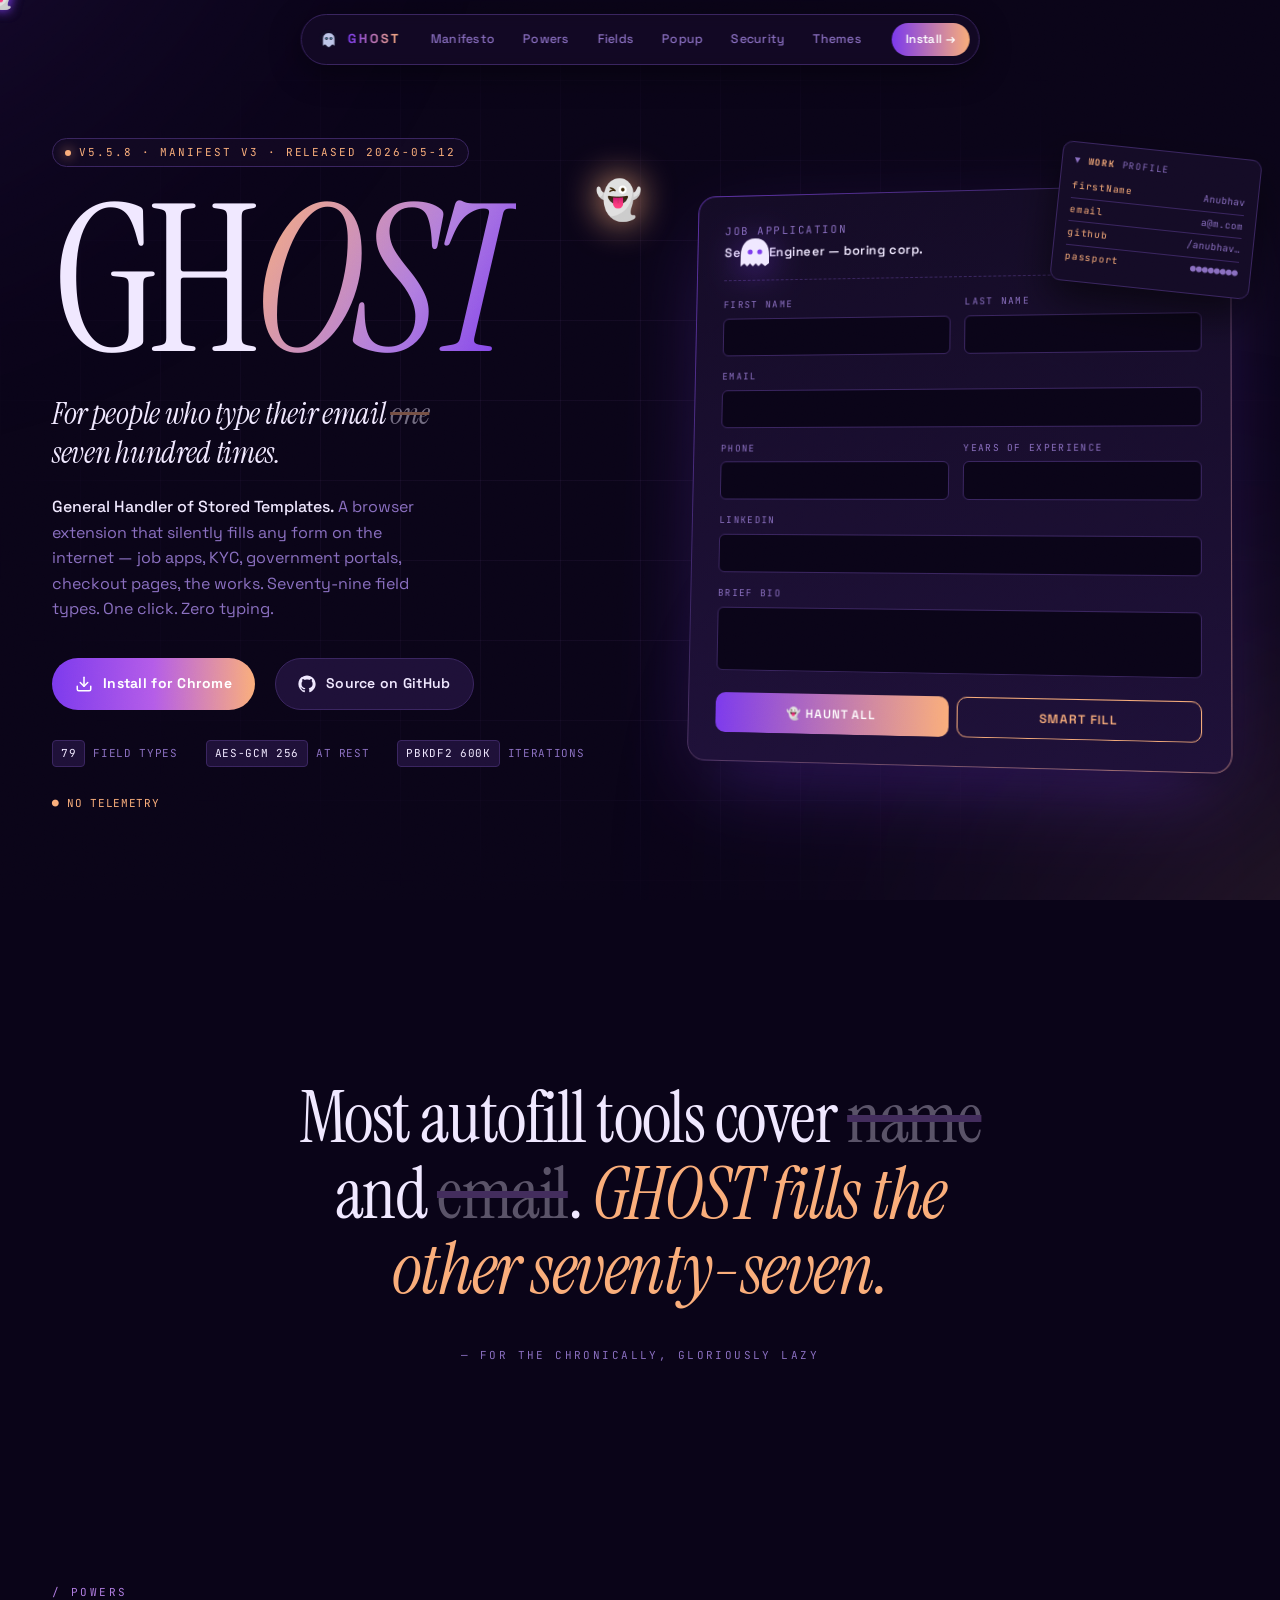
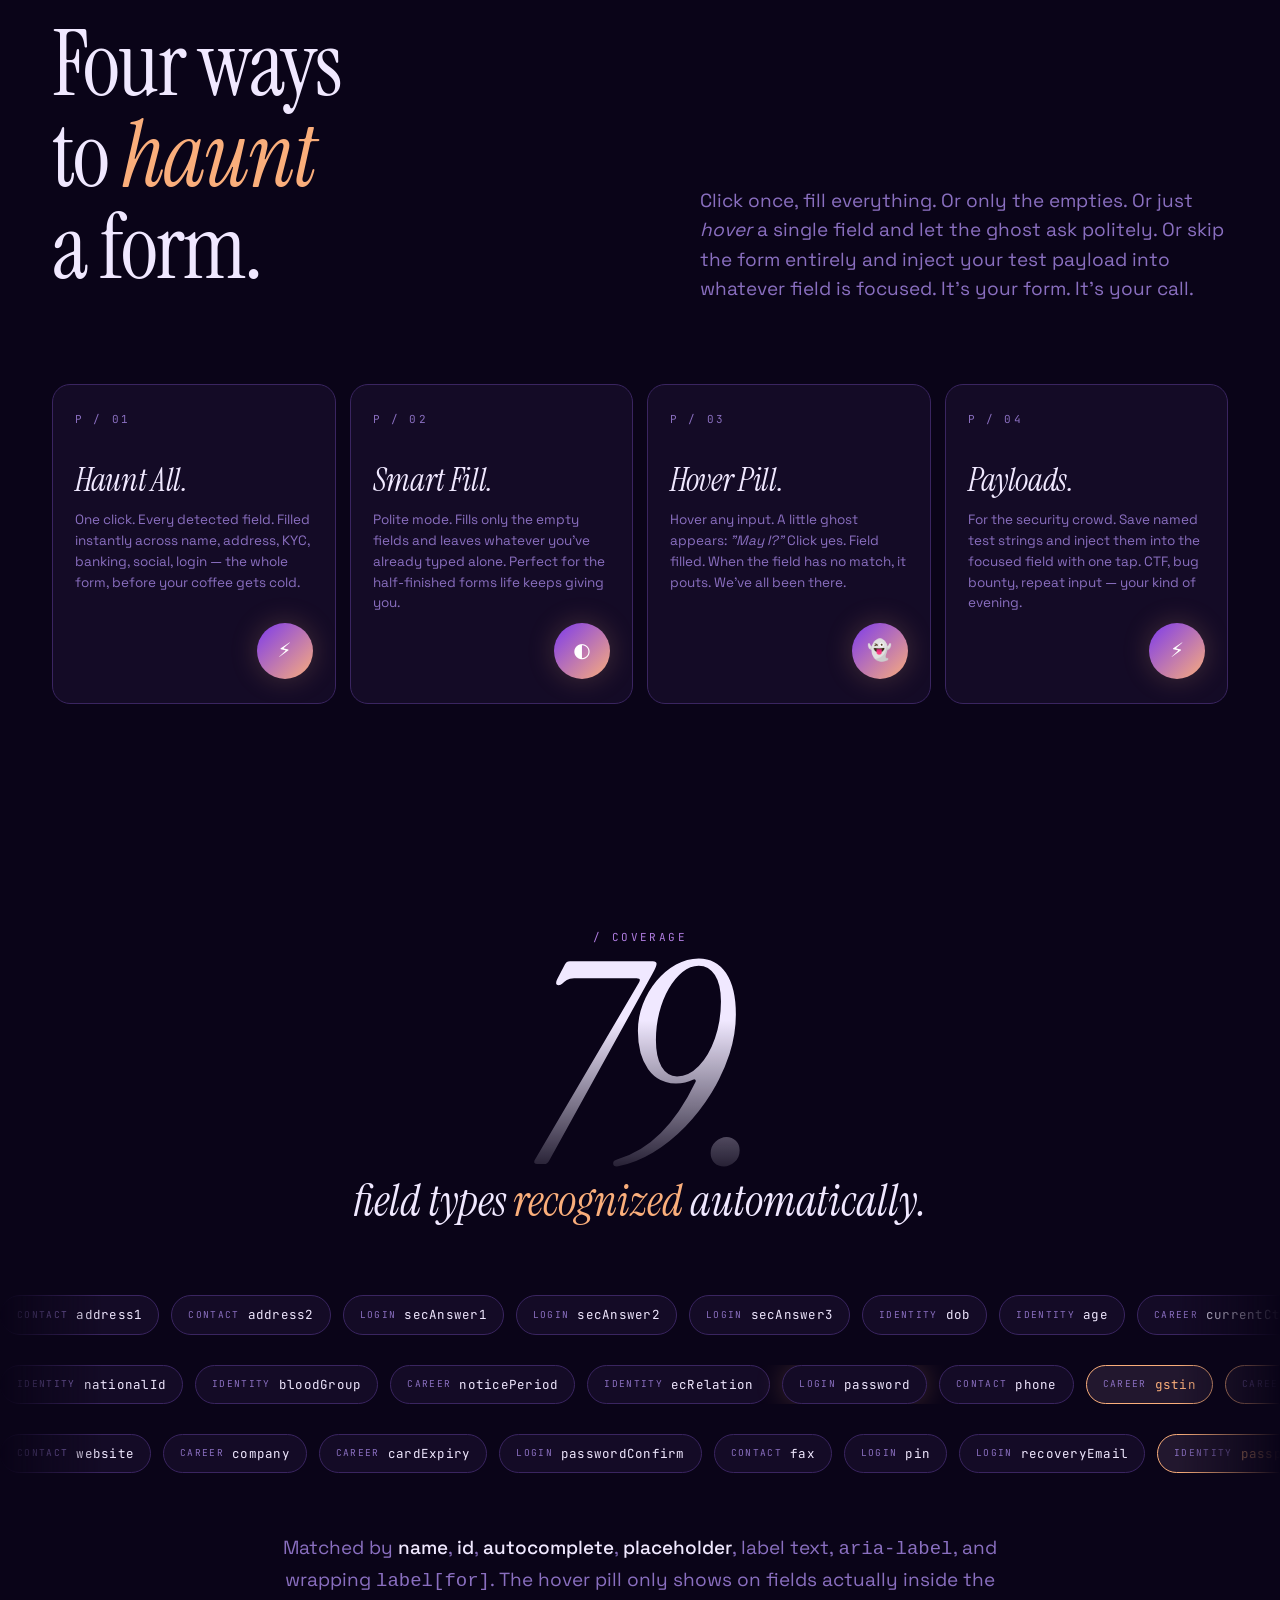
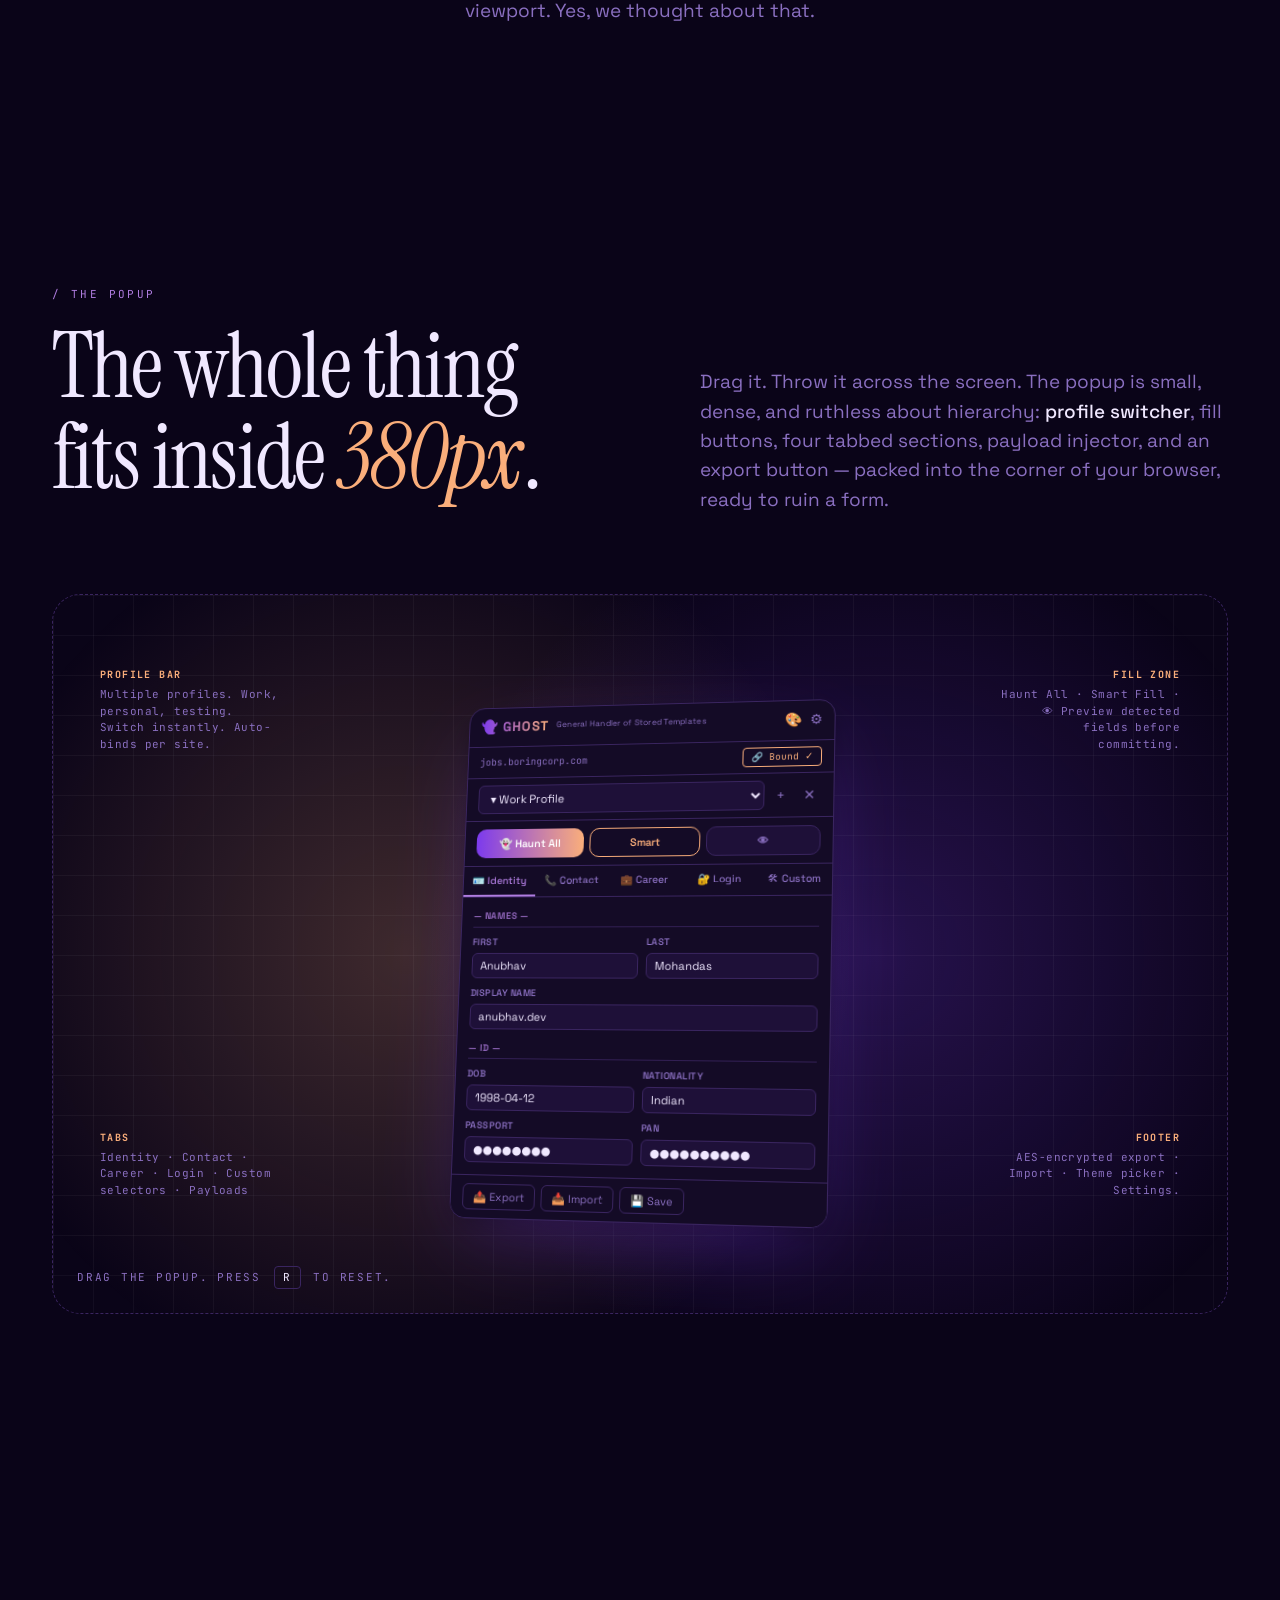
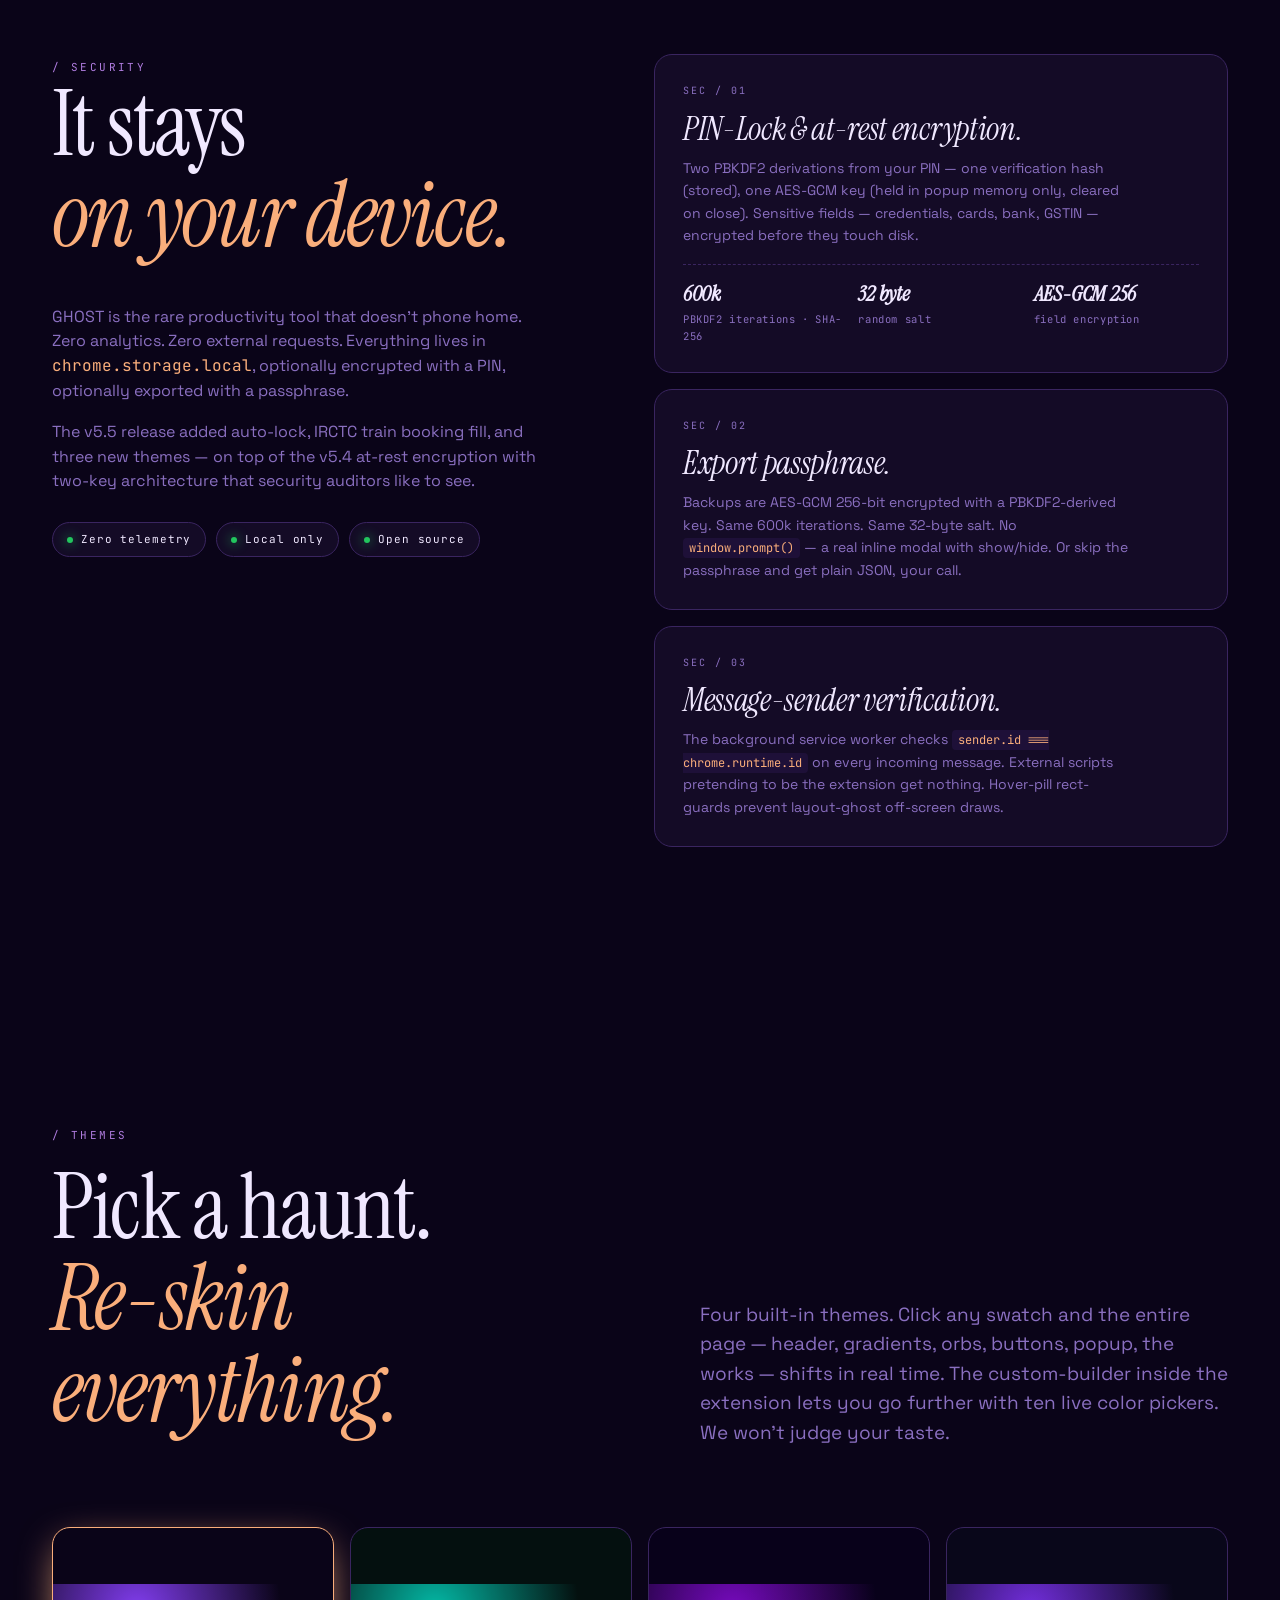
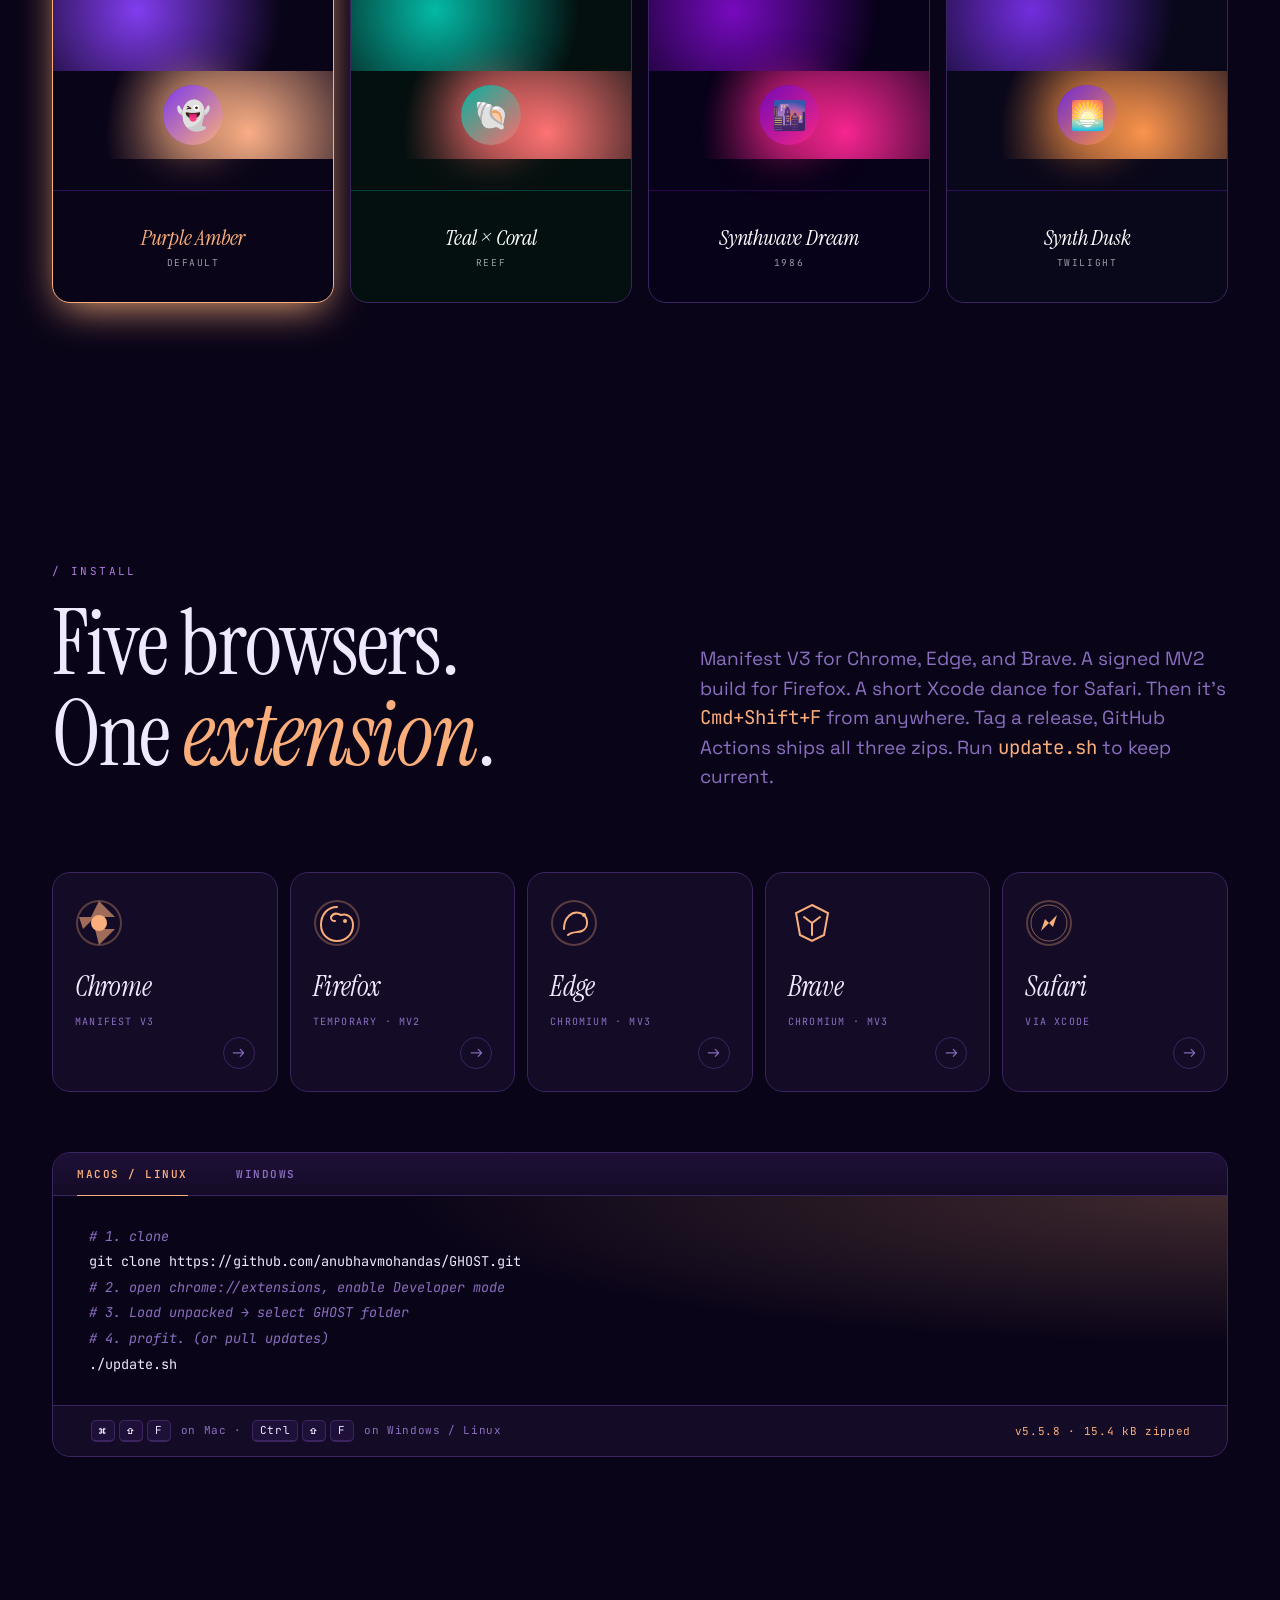
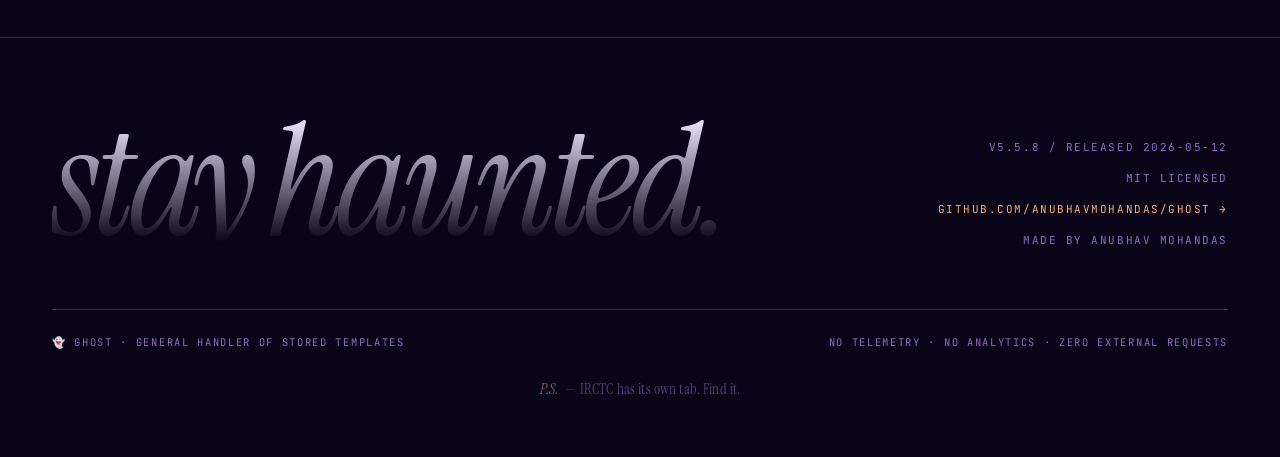
<file: index.html>
<!doctype html>
<html lang="en">
<head>
<meta charset="utf-8" />
<meta name="viewport" content="width=device-width, initial-scale=1, viewport-fit=cover" />
<title>GHOST — General Handler of Stored Templates</title>
<meta name="description" content="A browser extension that silently fills any form. 79 field types. AES-GCM encrypted. For people who type their email one too many times." />
<link rel="icon" href="frontend/icons/icon128.png" />

<link rel="preconnect" href="https://fonts.googleapis.com" />
<link rel="preconnect" href="https://fonts.gstatic.com" crossorigin />
<link href="https://fonts.googleapis.com/css2?family=Instrument+Serif:ital@0;1&family=Space+Grotesk:wght@300;400;500;600;700&family=JetBrains+Mono:wght@400;500;600&display=swap" rel="stylesheet" />

<link rel="stylesheet" href="frontend/styles.css" />
<link rel="stylesheet" href="frontend/styles-2.css" />
<link rel="stylesheet" href="frontend/styles-3.css" />
</head>
<body data-theme="purple-amber" data-motion="high">
<div id="ghost-pointer" aria-hidden="true">👻</div>

<!-- ════ Atmosphere ════ -->
<div class="atmosphere" aria-hidden="true">
  <div class="grid"></div>
  <div class="orb orb-a"></div>
  <div class="orb orb-b"></div>
  <div class="orb orb-c"></div>
</div>
<div class="grain" aria-hidden="true"></div>

<!-- ════ Nav ════ -->
<div class="nav-progress" id="navProgress"></div>
<nav class="nav" aria-label="Primary">
  <div class="nav-logo">
    <span class="mark"><img src="frontend/icons/icon128.png" alt="" /></span>
    <span class="word">GHOST</span>
  </div>
  <div class="nav-links">
    <a href="#manifesto" data-link>Manifesto</a>
    <a href="#pillars" data-link>Powers</a>
    <a href="#fields" data-link>Fields</a>
    <a href="#popup-section" data-link>Popup</a>
    <a href="#security" data-link>Security</a>
    <a href="#themes" data-link>Themes</a>
  </div>
  <a class="nav-cta" href="#install">Install →</a>
</nav>

<!-- ════ HERO ════ -->
<section class="hero" data-screen-label="01 Hero">
  <div class="wrap hero-grid">
    <div class="hero-copy">
      <span class="eyebrow"><span class="dot"></span>v5.5.8 · Manifest V3 · Released 2026-05-12</span>

      <h1 class="hero-wordmark"><span class="gh">GH</span><span class="ost">OST</span></h1>

      <p class="hero-sub">
        For people who type their email <span class="strike">one</span> seven hundred times.
      </p>

      <p class="hero-tagline">
        <strong>General Handler of Stored Templates.</strong>
        A browser extension that silently fills any form on the internet — job apps, KYC, government portals, checkout pages, the works.
        Seventy-nine field types. One click. Zero typing.
      </p>

      <div class="hero-ctas">
        <a class="btn primary" href="#install" style="font-size: 14px; font-weight: 700">
          <svg class="icon" viewBox="0 0 24 24" fill="none" stroke="currentColor" stroke-width="2" stroke-linecap="round" stroke-linejoin="round"><path d="M21 15v4a2 2 0 0 1-2 2H5a2 2 0 0 1-2-2v-4"/><polyline points="7 10 12 15 17 10"/><line x1="12" y1="15" x2="12" y2="3"/></svg>
          Install for Chrome
        </a>
        <a class="btn" href="https://github.com/anubhavmohandas/GHOST" target="_blank" rel="noopener">
          <svg class="icon" viewBox="0 0 24 24" fill="currentColor"><path d="M12 .5C5.65.5.5 5.65.5 12c0 5.08 3.29 9.39 7.86 10.91.58.11.79-.25.79-.56v-2c-3.2.7-3.87-1.36-3.87-1.36-.52-1.33-1.28-1.69-1.28-1.69-1.05-.72.08-.7.08-.7 1.16.08 1.77 1.19 1.77 1.19 1.03 1.77 2.7 1.26 3.36.97.1-.75.4-1.26.73-1.55-2.55-.29-5.23-1.28-5.23-5.7 0-1.26.45-2.29 1.19-3.1-.12-.29-.52-1.47.11-3.05 0 0 .97-.31 3.18 1.18.92-.26 1.91-.39 2.9-.39.99 0 1.98.13 2.9.39 2.21-1.49 3.18-1.18 3.18-1.18.63 1.58.23 2.76.11 3.05.74.81 1.19 1.84 1.19 3.1 0 4.43-2.69 5.41-5.25 5.69.41.36.78 1.05.78 2.12v3.14c0 .31.21.67.8.56C20.21 21.39 23.5 17.08 23.5 12 23.5 5.65 18.35.5 12 .5Z"/></svg>
          Source on GitHub
        </a>
      </div>

      <div class="hero-meta">
        <span><span class="badge">79</span> field types</span>
        <span><span class="badge">AES-GCM 256</span> at rest</span>
        <span><span class="badge">PBKDF2 600k</span> iterations</span>
        <span class="ok">● No telemetry</span>
      </div>
    </div>

    <!-- ── Hero stage: form + ghost cursor + tiny popup ── -->
    <div class="hero-stage">
      <div class="hero-mini-popup" id="miniPopup">
        <div class="h">▼ <strong>WORK</strong> profile</div>
        <div class="row"><span class="k">firstName</span><span class="v">Anubhav</span></div>
        <div class="row"><span class="k">email</span><span class="v">a@m.com</span></div>
        <div class="row"><span class="k">github</span><span class="v">/anubhav…</span></div>
        <div class="row"><span class="k">passport</span><span class="v">●●●●●●●●</span></div>
      </div>

      <div class="demo-form" id="demoForm">
        <div class="demo-form-header">
          <div>
            <div class="demo-form-title">job application
              <strong>Senior Engineer — boring corp.</strong>
            </div>
          </div>
          <div class="demo-form-window-controls"><span></span><span></span><span></span></div>
        </div>

        <div class="demo-fields">
          <label>First name<input type="text" data-fill="Anubhav" data-msg="May I?" /></label>
          <label>Last name<input type="text" data-fill="Mohandas" data-msg="and more." /></label>
          <label class="full">Email<input type="email" data-fill="hello@anubhav.dev" data-msg="haunting…" /></label>
          <label>Phone<input type="tel" data-fill="+91 98765 43210" data-msg="filling" /></label>
          <label>Years of experience<input type="text" data-fill="5" data-msg="quick" /></label>
          <label class="full">LinkedIn<input type="url" data-fill="linkedin.com/in/anubhavmohandas" data-msg="too easy" /></label>
          <label class="full">Brief bio
            <textarea rows="2" data-fill="Engineer who refuses to type the same thing twice. Builds tools that fill forms so you don't have to." data-msg="bored already"></textarea>
          </label>
        </div>

        <div class="demo-actions">
          <button class="haunt">👻 Haunt All</button>
          <button class="smart">Smart Fill</button>
        </div>

        <div class="ghost-cursor" id="ghostCursor" data-msg="May I?">
          <svg viewBox="0 0 40 40">
            <path class="body" d="M20 4 C10 4 5 11 5 22 L5 33 L9 30 L12 33 L15 30 L18 33 L21 30 L24 33 L27 30 L31 33 L35 30 L35 22 C35 11 30 4 20 4 Z"/>
            <circle class="eye" cx="15" cy="18" r="2.6"/>
            <circle class="eye" cx="25" cy="18" r="2.6"/>
          </svg>
        </div>
        <div class="hover-pill" id="hoverPill">👻 May I?</div>
      </div>
    </div>
  </div>
</section>

<!-- ════ MANIFESTO ════ -->
<section class="manifesto" id="manifesto" data-screen-label="02 Manifesto">
  <div class="wrap">
    <p class="quote">
      Most autofill tools cover <span class="strike">name</span> and <span class="strike">email</span>.
      <em>GHOST fills the other seventy-seven.</em>
    </p>
    <p class="attribution">— for the chronically, gloriously lazy</p>
  </div>
</section>

<!-- ════ PILLARS ════ -->
<section class="pillars" id="pillars" data-screen-label="03 Powers">
  <div class="wrap">
    <div class="section-head">
      <div>
        <span class="kicker">/ powers</span>
        <h2 class="h-section">Four ways<br/>to <em>haunt</em><br/>a form.</h2>
      </div>
      <p class="lede">
        Click once, fill everything. Or only the empties. Or just <em>hover</em> a single field and let the ghost ask politely. Or skip the form entirely and inject your test payload into whatever field is focused. It's your form. It's your call.
      </p>
    </div>

    <div class="pillars-grid">
      <div class="pillar-card">
        <div class="num">P / 01</div>
        <div class="name">Haunt All.</div>
        <p class="desc">One click. Every detected field. Filled instantly across name, address, KYC, banking, social, login — the whole form, before your coffee gets cold.</p>
        <div class="glyph">⚡</div>
      </div>
      <div class="pillar-card">
        <div class="num">P / 02</div>
        <div class="name">Smart Fill.</div>
        <p class="desc">Polite mode. Fills only the empty fields and leaves whatever you've already typed alone. Perfect for the half-finished forms life keeps giving you.</p>
        <div class="glyph">◐</div>
      </div>
      <div class="pillar-card">
        <div class="num">P / 03</div>
        <div class="name">Hover Pill.</div>
        <p class="desc">Hover any input. A little ghost appears: <em>"May I?"</em> Click yes. Field filled. When the field has no match, it pouts. We've all been there.</p>
        <div class="glyph">👻</div>
      </div>
      <div class="pillar-card">
        <div class="num">P / 04</div>
        <div class="name">Payloads.</div>
        <p class="desc">For the security crowd. Save named test strings and inject them into the focused field with one tap. CTF, bug bounty, repeat input — your kind of evening.</p>
        <div class="glyph">⚡</div>
      </div>
    </div>
  </div>
</section>

<!-- ════ FIELDS marquee ════ -->
<section class="fields" id="fields" data-screen-label="04 Fields">
  <div class="wrap">
    <div class="fields-headline">
      <span class="kicker">/ coverage</span>
      <div class="count">79.</div>
      <p class="caption">field types <em>recognized</em> automatically.</p>
    </div>
  </div>

  <div class="marquee">
    <div class="marquee-track" id="marqueeA"></div>
  </div>
  <div class="marquee reverse">
    <div class="marquee-track" id="marqueeB"></div>
  </div>
  <div class="marquee">
    <div class="marquee-track" id="marqueeC"></div>
  </div>

  <div class="wrap" style="margin-top: 60px; text-align: center;">
    <p class="lede" style="margin: 0 auto;">
      Matched by <strong>name</strong>, <strong>id</strong>, <strong>autocomplete</strong>, <strong>placeholder</strong>, label text, <code>aria-label</code>, and wrapping <code>label[for]</code>. The hover pill only shows on fields actually inside the viewport. Yes, we thought about that.
    </p>
  </div>
</section>

<!-- ════ Floating popup ════ -->
<section class="popup-section" id="popup-section" data-screen-label="05 The Popup">
  <div class="wrap">
    <div class="section-head">
      <div>
        <span class="kicker">/ the popup</span>
        <h2 class="h-section">The whole thing<br/>fits inside <em>380px</em>.</h2>
      </div>
      <p class="lede">
        Drag it. Throw it across the screen. The popup is small, dense, and ruthless about hierarchy: <strong>profile switcher</strong>, fill buttons, four tabbed sections, payload injector, and an export button — packed into the corner of your browser, ready to ruin a form.
      </p>
    </div>
  </div>

  <div class="wrap">
    <div class="popup-stage" id="popupStage">
      <div class="stage-grid"></div>

      <div class="callout tl">
        <strong>Profile bar</strong>
        Multiple profiles. Work, personal, testing. Switch instantly. Auto-binds per site.
      </div>
      <div class="callout tr">
        <strong>Fill zone</strong>
        Haunt All · Smart Fill · 👁 Preview detected fields before committing.
      </div>
      <div class="callout bl">
        <strong>Tabs</strong>
        Identity · Contact · Career · Login · Custom selectors · Payloads
      </div>
      <div class="callout br">
        <strong>Footer</strong>
        AES-encrypted export · Import · Theme picker · Settings.
      </div>

      <!-- The actual popup recreation -->
      <div class="popup-card" id="popupCard">
        <div class="pc-header">
          <div class="pc-logo">
            <span class="gw">👻 GHOST</span>
            <span class="sub">General Handler of Stored Templates</span>
          </div>
          <div class="pc-icons"><span>🎨</span><span>⚙</span></div>
        </div>
        <div class="pc-site">
          <span>jobs.boringcorp.com</span>
          <span class="bound">🔗 Bound ✓</span>
        </div>
        <div class="pc-profile">
          <select>
            <option>▾ Work Profile</option>
            <option>▾ Personal</option>
            <option>▾ Pentest</option>
          </select>
          <button class="ib">+</button>
          <button class="ib">✕</button>
        </div>
        <div class="pc-fill">
          <button class="haunt">👻 Haunt All</button>
          <button class="smart">Smart</button>
          <button class="prev">👁</button>
        </div>
        <div class="pc-tabs">
          <button class="t active">🪪 Identity</button>
          <button class="t">📞 Contact</button>
          <button class="t">💼 Career</button>
          <button class="t">🔐 Login</button>
          <button class="t">🛠 Custom</button>
        </div>
        <div class="pc-body">
          <div class="pc-section-label">— Names —</div>
          <div class="pc-field"><label>First</label><input value="Anubhav" /></div>
          <div class="pc-field"><label>Last</label><input value="Mohandas" /></div>
          <div class="pc-field full"><label>Display name</label><input value="anubhav.dev" /></div>
          <div class="pc-section-label">— ID —</div>
          <div class="pc-field"><label>DOB</label><input value="1998-04-12" /></div>
          <div class="pc-field"><label>Nationality</label><input value="Indian" /></div>
          <div class="pc-field"><label>Passport</label><input value="●●●●●●●●" /></div>
          <div class="pc-field"><label>PAN</label><input value="●●●●●●●●●●" /></div>
        </div>
        <div class="pc-footer">
          <button>📤 Export</button>
          <button>📥 Import</button>
          <button>💾 Save</button>
        </div>
      </div>

      <div class="hint">
        Drag the popup. Press <span class="key">R</span> to reset.
      </div>
    </div>
  </div>
</section>

<!-- ════ SECURITY ════ -->
<section class="security" id="security" data-screen-label="06 Security">
  <div class="wrap">
    <div class="security-grid">
      <div class="security-copy">
        <span class="kicker">/ security</span>
        <h2 class="h-section">It stays<br/><em>on your device.</em></h2>
        <p>
          GHOST is the rare productivity tool that doesn't phone home. Zero analytics. Zero external requests. Everything lives in <code style="font-family:var(--mono); color:var(--accent);">chrome.storage.local</code>, optionally encrypted with a PIN, optionally exported with a passphrase.
        </p>
        <p>
          The v5.5 release added auto-lock, IRCTC train booking fill, and three new themes — on top of the v5.4 at-rest encryption with two-key architecture that security auditors like to see.
        </p>
        <div class="badge-row">
          <span class="sec-badge"><span class="d"></span>Zero telemetry</span>
          <span class="sec-badge"><span class="d"></span>Local only</span>
          <span class="sec-badge"><span class="d"></span>Open source</span>
        </div>
      </div>

      <div class="sec-cards">
        <div class="sec-card">
          <div class="num">SEC / 01</div>
          <h3>PIN-Lock & at-rest encryption.</h3>
          <p class="body">Two PBKDF2 derivations from your PIN — one verification hash (stored), one AES-GCM key (held in popup memory only, cleared on close). Sensitive fields — credentials, cards, bank, GSTIN — encrypted before they touch disk.</p>
          <div class="specs">
            <div class="spec"><strong>600k</strong>PBKDF2 iterations · SHA-256</div>
            <div class="spec"><strong>32 byte</strong>random salt</div>
            <div class="spec"><strong>AES-GCM 256</strong>field encryption</div>
          </div>
        </div>

        <div class="sec-card">
          <div class="num">SEC / 02</div>
          <h3>Export passphrase.</h3>
          <p class="body">Backups are AES-GCM 256-bit encrypted with a PBKDF2-derived key. Same 600k iterations. Same 32-byte salt. No <code>window.prompt()</code> — a real inline modal with show/hide. Or skip the passphrase and get plain JSON, your call.</p>
        </div>

        <div class="sec-card">
          <div class="num">SEC / 03</div>
          <h3>Message-sender verification.</h3>
          <p class="body">The background service worker checks <code>sender.id === chrome.runtime.id</code> on every incoming message. External scripts pretending to be the extension get nothing. Hover-pill rect-guards prevent layout-ghost off-screen draws.</p>
        </div>
      </div>
    </div>
  </div>
</section>

<!-- ════ THEMES ════ -->
<section class="themes" id="themes" data-screen-label="07 Themes">
  <div class="wrap">
    <div class="section-head">
      <div>
        <span class="kicker">/ themes</span>
        <h2 class="h-section">Pick a haunt.<br/><em>Re-skin everything.</em></h2>
      </div>
      <p class="lede">
        Four built-in themes. Click any swatch and the entire page — header, gradients, orbs, buttons, popup, the works — shifts in real time. The custom-builder inside the extension lets you go further with ten live color pickers. We won't judge your taste.
      </p>
    </div>

    <div class="themes-row" id="themesRow"></div>
  </div>
</section>

<!-- ════ INSTALL ════ -->
<section class="install" id="install" data-screen-label="08 Install">
  <div class="wrap">
    <div class="section-head">
      <div>
        <span class="kicker">/ install</span>
        <h2 class="h-section">Five browsers.<br/>One <em>extension</em>.</h2>
      </div>
      <p class="lede">
        Manifest V3 for Chrome, Edge, and Brave. A signed MV2 build for Firefox. A short Xcode dance for Safari. Then it's <code style="font-family:var(--mono); color:var(--accent);">Cmd+Shift+F</code> from anywhere. Tag a release, GitHub Actions ships all three zips. Run <code style="font-family:var(--mono); color:var(--accent);">update.sh</code> to keep current.
      </p>
    </div>

    <div class="install-grid">
      <a class="browser" href="https://github.com/anubhavmohandas/GHOST#chrome--edge--brave-manifest-v3" target="_blank" rel="noopener">
        <div class="logo">
          <svg viewBox="0 0 48 48" fill="none" aria-hidden="true">
            <circle cx="24" cy="24" r="22" stroke="currentColor" stroke-width="2" opacity="0.3"/>
            <circle cx="24" cy="24" r="8" fill="currentColor"/>
            <path d="M24 2 L40 18 H16 Z M40 30 L24 46 L20 30 Z M8 30 L4 18 H20 Z" fill="currentColor" opacity="0.6"/>
          </svg>
        </div>
        <div class="nm">Chrome</div>
        <div class="sub">Manifest V3</div>
        <div class="arrow">→</div>
      </a>
      <a class="browser" href="https://github.com/anubhavmohandas/GHOST#firefox" target="_blank" rel="noopener">
        <div class="logo">
          <svg viewBox="0 0 48 48" fill="none" aria-hidden="true">
            <circle cx="24" cy="24" r="22" stroke="currentColor" stroke-width="2" opacity="0.3"/>
            <path d="M24 8 C 14 8 8 16 8 26 C 8 36 16 42 24 42 C 32 42 40 36 40 26 C 40 18 34 14 28 16 C 24 14 20 14 18 18 C 18 22 20 22 22 22" stroke="currentColor" stroke-width="2" stroke-linecap="round"/>
            <circle cx="32" cy="22" r="2" fill="currentColor"/>
          </svg>
        </div>
        <div class="nm">Firefox</div>
        <div class="sub">Temporary · MV2</div>
        <div class="arrow">→</div>
      </a>
      <a class="browser" href="https://github.com/anubhavmohandas/GHOST#chrome--edge--brave-manifest-v3" target="_blank" rel="noopener">
        <div class="logo">
          <svg viewBox="0 0 48 48" fill="none" aria-hidden="true">
            <circle cx="24" cy="24" r="22" stroke="currentColor" stroke-width="2" opacity="0.3"/>
            <path d="M14 30 C 14 18 22 12 30 14 C 38 16 40 28 32 32 C 28 34 22 32 18 36" stroke="currentColor" stroke-width="2" stroke-linecap="round"/>
            <circle cx="34" cy="16" r="2" fill="currentColor"/>
          </svg>
        </div>
        <div class="nm">Edge</div>
        <div class="sub">Chromium · MV3</div>
        <div class="arrow">→</div>
      </a>
      <a class="browser" href="https://github.com/anubhavmohandas/GHOST#chrome--edge--brave-manifest-v3" target="_blank" rel="noopener">
        <div class="logo">
          <svg viewBox="0 0 48 48" fill="none" aria-hidden="true">
            <path d="M24 6 L40 14 L36 36 L24 42 L12 36 L8 14 Z" stroke="currentColor" stroke-width="2" fill="none"/>
            <path d="M16 18 L24 24 L32 18 M24 24 L24 36" stroke="currentColor" stroke-width="2" stroke-linecap="round"/>
          </svg>
        </div>
        <div class="nm">Brave</div>
        <div class="sub">Chromium · MV3</div>
        <div class="arrow">→</div>
      </a>
      <a class="browser" href="https://github.com/anubhavmohandas/GHOST#safari" target="_blank" rel="noopener">
        <div class="logo">
          <svg viewBox="0 0 48 48" fill="none" aria-hidden="true">
            <circle cx="24" cy="24" r="22" stroke="currentColor" stroke-width="2" opacity="0.3"/>
            <circle cx="24" cy="24" r="18" stroke="currentColor" stroke-width="1" opacity="0.5"/>
            <path d="M24 24 L32 16 L28 28 L24 24 L16 32 L20 20 Z" fill="currentColor"/>
          </svg>
        </div>
        <div class="nm">Safari</div>
        <div class="sub">via Xcode</div>
        <div class="arrow">→</div>
      </a>
    </div>

    <div class="install-quickstart">
      <div class="qs-tabs">
        <button class="qs-tab active" data-os="mac">macOS / Linux</button>
        <button class="qs-tab" data-os="win">Windows</button>
      </div>
      <div class="qs-code" id="qsCode">
<pre><span class="qc-c"># 1. clone</span>
git clone https://github.com/anubhavmohandas/GHOST.git
<span class="qc-c"># 2. open chrome://extensions, enable Developer mode</span>
<span class="qc-c"># 3. Load unpacked → select GHOST folder</span>
<span class="qc-c"># 4. profit. (or pull updates)</span>
./update.sh</pre>
      </div>
      <div class="qs-meta">
        <span><span class="kbd">⌘</span><span class="kbd">⇧</span><span class="kbd">F</span> on Mac · <span class="kbd">Ctrl</span><span class="kbd">⇧</span><span class="kbd">F</span> on Windows / Linux</span>
        <span class="qs-version">v5.5.8 · 15.4 kB zipped</span>
      </div>
    </div>
  </div>
</section>

<!-- ════ FOOTER ════ -->
<footer class="footer" data-screen-label="09 Footer">
  <div class="wrap">
    <div class="footer-grid">
      <div class="word">stay haunted.</div>
      <div class="footer-meta">
        <div>v5.5.8 / Released 2026-05-12</div>
        <div>MIT licensed</div>
        <div><a href="https://github.com/anubhavmohandas/GHOST" target="_blank" rel="noopener">github.com/anubhavmohandas/GHOST →</a></div>
        <div>Made by Anubhav Mohandas</div>
      </div>
    </div>
    <div class="footer-bottom">
      <span>👻 GHOST · General Handler of Stored Templates</span>
      <span>NO TELEMETRY · NO ANALYTICS · ZERO EXTERNAL REQUESTS</span>
    </div>
    <p class="footer-ps">
      <em>P.S.</em> — IRCTC has its own tab. Find it.
    </p>
  </div>
</footer>

<!-- ════ TWEAKS PANEL ════ -->
<div class="tweaks-panel" id="tweaksPanel">
  <header>
    <h4>Tweaks</h4>
    <button class="close-btn" id="tweaksClose">✕</button>
  </header>

  <div class="tweak-section">
    <div class="tweak-label">Theme</div>
    <div class="tweak-options four" id="tweakThemes"></div>
  </div>

  <div class="tweak-section">
    <div class="tweak-label">Motion</div>
    <div class="tweak-options" id="tweakMotion">
      <button class="tweak-btn" data-motion="low">Subtle</button>
      <button class="tweak-btn active" data-motion="high">Full</button>
    </div>
  </div>

  <div class="tweak-section">
    <div class="tweak-label">Display Font</div>
    <div class="tweak-options" id="tweakFont">
      <button class="tweak-btn active" data-font="instrument">Instrument</button>
      <button class="tweak-btn" data-font="grotesk">All Grotesk</button>
    </div>
  </div>

  <div class="tweak-section">
    <div class="tweak-label">Demo</div>
    <div class="tweak-options" id="tweakDemo">
      <button class="tweak-btn" id="tweakReplay">↺ Replay form fill</button>
      <button class="tweak-btn" id="tweakResetPopup">↺ Reset popup</button>
    </div>
  </div>
</div>

<script src="frontend/ghost-site.js"></script>
</body>
</html>
</file>
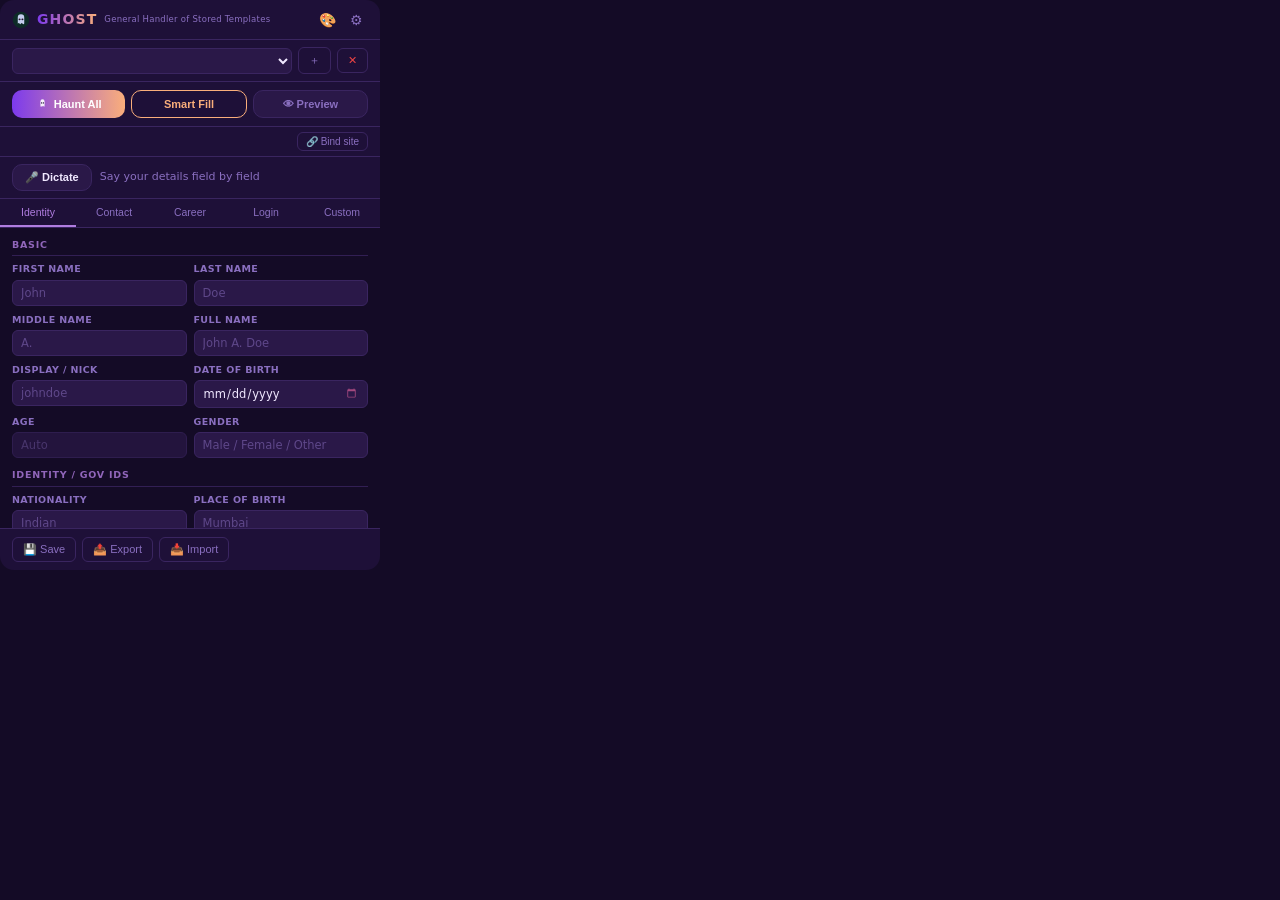
<file: popup.html>
<!DOCTYPE html>
<html lang="en">
<head>
  <meta charset="UTF-8" />
  <meta name="viewport" content="width=device-width, initial-scale=1.0" />
  <title>GHOST</title>
  <link rel="stylesheet" href="popup.css" />
</head>
<body>
<div class="app">

  <!-- Header -->
  <header class="header">
    <div class="logo">
      <svg width="18" height="18" viewBox="0 0 100 100" xmlns="http://www.w3.org/2000/svg">
        <ellipse cx="50" cy="50" rx="46" ry="46" fill="#0d2b27"/>
        <!-- ghost body -->
        <path d="M50,18 A18,18 0 0,1 68,36 L68,70 Q63,78 58,70 Q54,62 50,70 Q46,78 42,70 Q37,62 32,70 L32,36 A18,18 0 0,1 50,18 Z" fill="#d4dcff" opacity="0.92"/>
        <!-- eyes -->
        <ellipse cx="42" cy="46" rx="5.5" ry="5" fill="#0a0820"/>
        <ellipse cx="40.5" cy="44.5" rx="2" ry="2" fill="#ff6b6b" opacity="0.9"/>
        <ellipse cx="58" cy="46" rx="5.5" ry="5" fill="#0a0820"/>
        <ellipse cx="56.5" cy="44.5" rx="2" ry="2" fill="#ff6b6b" opacity="0.9"/>
      </svg>
      <span>GHOST</span>
      <span class="logo-sub">General Handler of Stored Templates</span>
    </div>
    <div style="display:flex;gap:4px;align-items:center">
      <button class="icon-btn" id="themesBtn" title="Themes">🎨</button>
      <button class="icon-btn" id="settingsBtn" title="Settings">⚙</button>
    </div>
  </header>

  <!-- Profile Bar -->
  <div class="profile-bar">
    <select id="profileSelect" class="profile-select"></select>
    <button class="btn-small btn-ghost" id="addProfileBtn" title="New profile">＋</button>
    <button class="btn-small btn-ghost btn-danger-icon" id="deleteProfileBtn" title="Delete">✕</button>
  </div>

  <!-- Fill Zone -->
  <div class="fill-zone">
    <button class="btn-fill" id="fillAllBtn">
      <svg width="13" height="13" viewBox="0 0 100 100"><path d="M50,10 A16,16 0 0,1 66,26 L66,64 Q62,71 58,64 Q54,57 50,64 Q46,71 42,64 Q38,71 34,64 L34,26 A16,16 0 0,1 50,10 Z" fill="white" opacity="0.9"/><ellipse cx="43" cy="38" rx="5" ry="4.5" fill="#12082a"/><ellipse cx="57" cy="38" rx="5" ry="4.5" fill="#12082a"/></svg>
      Haunt All
    </button>
    <button class="btn-fill btn-outline" id="fillSmartBtn">Smart Fill</button>
    <button class="btn-fill btn-ghost-fill" id="previewBtn">👁 Preview</button>
  </div>

  <!-- Site Binding Bar -->
  <div class="site-bar" id="siteBar">
    <span class="site-hostname" id="siteHostname"></span>
    <button class="btn-small btn-bind" id="bindBtn" title="Bind this profile to current site">🔗 Bind site</button>
  </div>

  <!-- Dictation Bar -->
  <div class="dictation-bar">
    <button class="btn-dictate" id="dictateBtn">🎤 Dictate</button>
    <span class="dictation-status" id="dictateStatus">Say your details field by field</span>
    <button class="btn-small btn-ghost" id="dictateSkip" style="display:none">Skip</button>
  </div>

  <!-- Tabs -->
  <div class="tabs" id="mainTabs">
    <button class="tab active" data-tab="personal">Identity</button>
    <button class="tab" data-tab="contact">Contact</button>
    <button class="tab" data-tab="professional">Career</button>
    <button class="tab" data-tab="credentials">Login</button>
    <button class="tab" data-tab="custom">Custom</button>
  </div>

  <!-- Tab Content -->
  <div class="tab-content">

    <!-- ── IDENTITY TAB ── -->
    <div class="tab-pane active" id="tab-personal">
      <div class="section-label">Basic</div>
      <div class="field-grid">
        <label>First Name<input type="text" data-field="firstName" data-section="personal" placeholder="John" /></label>
        <label>Last Name<input type="text" data-field="lastName" data-section="personal" placeholder="Doe" /></label>
        <label>Middle Name<input type="text" data-field="middleName" data-section="personal" placeholder="A." /></label>
        <label>Full Name<input type="text" data-field="fullName" data-section="personal" placeholder="John A. Doe" /></label>
        <label>Display / Nick<input type="text" data-field="displayName" data-section="personal" placeholder="johndoe" /></label>
        <label>Date of Birth<input type="date" data-field="dob" data-section="personal" id="dobInput" /></label>
        <label>Age<input type="number" data-field="age" data-section="personal" id="ageInput" placeholder="Auto" readonly style="opacity:0.7;cursor:not-allowed" /></label>
        <label>Gender<input type="text" data-field="gender" data-section="personal" placeholder="Male / Female / Other" /></label>
      </div>
      <div class="section-label">Identity / Gov IDs</div>
      <div class="field-grid">
        <label>Nationality<input type="text" data-field="nationality" data-section="personal" placeholder="Indian" /></label>
        <label>Place of Birth<input type="text" data-field="placeOfBirth" data-section="personal" placeholder="Mumbai" /></label>
        <label>Passport No.<input type="text" data-field="passportNo" data-section="personal" placeholder="A1234567" /></label>
        <label>Passport Expiry<input type="text" data-field="passportExpiry" data-section="personal" placeholder="YYYY-MM-DD" /></label>
        <label>National ID / Aadhaar<input type="text" data-field="nationalId" data-section="personal" placeholder="XXXX XXXX XXXX" /></label>
        <label>PAN / SSN / TIN<input type="text" data-field="taxId" data-section="personal" placeholder="ABCDE1234F" /></label>
        <label>Voter ID<input type="text" data-field="voterId" data-section="personal" placeholder="ABC1234567" /></label>
        <label>Driving Licence<input type="text" data-field="drivingLicence" data-section="personal" placeholder="DL-1234567890" /></label>
      </div>
      <div class="section-label">Health</div>
      <div class="field-grid">
        <label>Blood Group<input type="text" data-field="bloodGroup" data-section="personal" placeholder="O+" /></label>
        <label>Marital Status<input type="text" data-field="maritalStatus" data-section="personal" placeholder="Single" /></label>
        <label class="full">Allergies / Medical Notes<input type="text" data-field="medicalNotes" data-section="personal" placeholder="None" /></label>
      </div>
      <div class="section-label">Emergency Contact</div>
      <div class="field-grid">
        <label>EC Name<input type="text" data-field="ecName" data-section="personal" placeholder="Jane Doe" /></label>
        <label>EC Relation<input type="text" data-field="ecRelation" data-section="personal" placeholder="Spouse" /></label>
        <label class="full">EC Phone<input type="tel" data-field="ecPhone" data-section="personal" placeholder="+91 98765 43210" /></label>
      </div>
    </div>

    <!-- ── CONTACT TAB ── -->
    <div class="tab-pane" id="tab-contact">
      <div class="section-label">Email & Phone</div>
      <div class="field-grid">
        <label class="full">Primary Email<input type="email" data-field="email" data-section="contact" placeholder="john@example.com" /></label>
        <label class="full">Alt / Work Email<input type="email" data-field="emailAlt" data-section="contact" placeholder="john@work.com" /></label>
        <label>Phone (Primary)<input type="tel" data-field="phone" data-section="contact" placeholder="+91 98765 43210" /></label>
        <label>Phone (Alt)<input type="tel" data-field="phoneAlt" data-section="contact" placeholder="+1 555 000 0000" /></label>
        <label>WhatsApp<input type="tel" data-field="whatsapp" data-section="contact" placeholder="+91 98765 43210" /></label>
        <label>Fax<input type="tel" data-field="fax" data-section="contact" placeholder="+1 555 000 0001" /></label>
      </div>
      <div class="section-label">Address</div>
      <div class="field-grid">
        <label class="full">Street / Address Line 1<input type="text" data-field="address1" data-section="contact" placeholder="123 Main St" /></label>
        <label class="full">Apt / Suite / Address Line 2<input type="text" data-field="address2" data-section="contact" placeholder="Flat 4B" /></label>
        <label>Landmark<input type="text" data-field="landmark" data-section="contact" placeholder="Near City Mall" /></label>
        <label>City / Town<input type="text" data-field="city" data-section="contact" placeholder="Mumbai" /></label>
        <label>District<input type="text" data-field="district" data-section="contact" placeholder="Andheri" /></label>
        <label>State / Province<input type="text" data-field="state" data-section="contact" placeholder="Maharashtra" /></label>
        <label>ZIP / Postal Code<input type="text" data-field="zip" data-section="contact" placeholder="400001" /></label>
        <label>Country<input type="text" data-field="country" data-section="contact" placeholder="India" /></label>
        <label>Country Code<input type="text" data-field="countryCode" data-section="contact" placeholder="IN" /></label>
        <label>PO Box<input type="text" data-field="poBox" data-section="contact" placeholder="PO Box 1234" /></label>
      </div>
      <div class="section-label">Social & Web</div>
      <div class="field-grid">
        <label class="full">Website / Portfolio<input type="url" data-field="website" data-section="contact" placeholder="https://example.com" /></label>
        <label>LinkedIn<input type="text" data-field="linkedin" data-section="contact" placeholder="linkedin.com/in/johndoe" /></label>
        <label>GitHub<input type="text" data-field="github" data-section="contact" placeholder="github.com/johndoe" /></label>
        <label>Twitter / X<input type="text" data-field="twitter" data-section="contact" placeholder="@johndoe" /></label>
        <label>Instagram<input type="text" data-field="instagram" data-section="contact" placeholder="@johndoe" /></label>
        <label>Skype ID<input type="text" data-field="skype" data-section="contact" placeholder="live:johndoe" /></label>
        <label>Telegram<input type="text" data-field="telegram" data-section="contact" placeholder="@johndoe" /></label>
        <label>Discord<input type="text" data-field="discord" data-section="contact" placeholder="johndoe#1234" /></label>
      </div>
    </div>

    <!-- ── PROFESSIONAL TAB ── -->
    <div class="tab-pane" id="tab-professional">
      <div class="section-label">Current Job</div>
      <div class="field-grid">
        <label>Company<input type="text" data-field="company" data-section="professional" placeholder="ACME Corp" /></label>
        <label>Job Title<input type="text" data-field="jobTitle" data-section="professional" placeholder="Security Researcher" /></label>
        <label>Department<input type="text" data-field="department" data-section="professional" placeholder="InfoSec" /></label>
        <label>Employee ID<input type="text" data-field="employeeId" data-section="professional" placeholder="EMP-001" /></label>
        <label>Years of Experience<input type="number" data-field="yearsExp" data-section="professional" placeholder="5" /></label>
        <label>Notice Period<input type="text" data-field="noticePeriod" data-section="professional" placeholder="30 days" /></label>
        <label>Current CTC<input type="text" data-field="currentCtc" data-section="professional" placeholder="12 LPA" /></label>
        <label>Expected CTC<input type="text" data-field="expectedCtc" data-section="professional" placeholder="18 LPA" /></label>
        <label class="full">Skills<input type="text" data-field="skills" data-section="professional" placeholder="Python, Burp Suite, Metasploit" /></label>
        <label class="full">Bio / About<textarea data-field="bio" data-section="professional" rows="2" placeholder="Brief professional bio..."></textarea></label>
      </div>
      <div class="section-label">Education</div>
      <div class="field-grid">
        <label>Degree<input type="text" data-field="degree" data-section="professional" placeholder="B.Tech" /></label>
        <label>Field / Major<input type="text" data-field="major" data-section="professional" placeholder="Computer Science" /></label>
        <label>University / Institution<input type="text" data-field="university" data-section="professional" placeholder="IIT Bombay" /></label>
        <label>Graduation Year<input type="text" data-field="gradYear" data-section="professional" placeholder="2021" /></label>
        <label>GPA / Percentage<input type="text" data-field="gpa" data-section="professional" placeholder="8.5 / 10" /></label>
      </div>
      <div class="section-label">Financial / KYC</div>
      <div class="field-grid">
        <label>Bank Name<input type="text" data-field="bankName" data-section="professional" placeholder="HDFC Bank" /></label>
        <label>Account No.<input type="text" data-field="bankAccount" data-section="professional" placeholder="XXXXXXXXXX" /></label>
        <label>IFSC / SWIFT<input type="text" data-field="ifsc" data-section="professional" placeholder="HDFC0001234" /></label>
        <label>GSTIN<input type="text" data-field="gstin" data-section="professional" placeholder="22AAAAA0000A1Z5" /></label>
        <label>Card Number<input type="text" data-field="cardNumber" data-section="professional" placeholder="4111 1111 1111 1111" /></label>
        <label>Card Expiry<input type="text" data-field="cardExpiry" data-section="professional" placeholder="MM/YY" /></label>
        <label>CVV<input type="password" data-field="cvv" data-section="professional" placeholder="•••" /></label>
        <label>Card Holder Name<input type="text" data-field="cardHolder" data-section="professional" placeholder="JOHN DOE" /></label>
      </div>
    </div>

    <!-- ── LOGIN TAB ── -->
    <div class="tab-pane" id="tab-credentials">
      <div class="section-label">Credentials</div>
      <div class="field-grid">
        <label class="full">Username / Handle<input type="text" data-field="username" data-section="credentials" placeholder="johndoe" /></label>
        <label class="full password-wrap">
          Password
          <div class="pwd-row">
            <input type="password" data-field="password" data-section="credentials" id="pwdInput" placeholder="••••••••" />
            <button class="icon-btn toggle-pwd" id="togglePwd">👁</button>
          </div>
        </label>
        <label class="full password-wrap">
          Confirm Password
          <div class="pwd-row">
            <input type="password" data-field="passwordConfirm" data-section="credentials" placeholder="••••••••" />
          </div>
        </label>
        <label>2FA / OTP<input type="text" data-field="otp" data-section="credentials" placeholder="123456" /></label>
        <label>PIN<input type="password" data-field="pin" data-section="credentials" placeholder="••••" /></label>
      </div>
      <div class="section-label">Security Questions</div>
      <div class="field-grid">
        <label class="full">Security Answer 1<input type="text" data-field="secAnswer1" data-section="credentials" placeholder="Mother's maiden name" /></label>
        <label class="full">Security Answer 2<input type="text" data-field="secAnswer2" data-section="credentials" placeholder="First pet's name" /></label>
        <label class="full">Security Answer 3<input type="text" data-field="secAnswer3" data-section="credentials" placeholder="City of birth" /></label>
      </div>
      <div class="section-label">Recovery</div>
      <div class="field-grid">
        <label class="full">Recovery Email<input type="email" data-field="recoveryEmail" data-section="credentials" placeholder="backup@example.com" /></label>
        <label class="full">Recovery Phone<input type="tel" data-field="recoveryPhone" data-section="credentials" placeholder="+91 98765 43210" /></label>
      </div>
      <div class="section-label">Security / CTF Payloads</div>
      <div class="payloads-list" id="payloadsList"></div>
      <button class="btn-small btn-primary" id="addPayload" style="margin-top:6px">+ Add Payload</button>
    </div>

    <!-- ── CUSTOM TAB ── -->
    <div class="tab-pane" id="tab-custom">
      <div class="custom-header">
        <span class="muted-text">CSS selector or field name → value. Supports any site-specific field.</span>
        <button class="btn-small btn-primary" id="addCustomField">+ Add Field</button>
      </div>
      <div class="custom-fields-list" id="customFieldsList"></div>
    </div>

  </div><!-- /tab-content -->

  <!-- Footer -->
  <div class="footer-actions">
    <button class="btn-small btn-ghost" id="saveBtn">💾 Save</button>
    <button class="btn-small btn-ghost" id="exportBtn">📤 Export</button>
    <button class="btn-small btn-ghost" id="importBtn">📥 Import</button>
    <input type="file" id="importFile" accept=".json" style="display:none" />
  </div>

  <!-- ═══ PIN Lock Overlay ═══ -->
  <div id="pinOverlay" class="pin-overlay hidden">
    <div class="pin-panel">
      <div class="pin-ghost">👻</div>
      <div class="pin-title" id="pinTitle">Unlock GHOST</div>
      <div class="pin-subtitle" id="pinSubtitle">Enter your PIN to access your profiles</div>
      <input type="password" id="pinInput" class="pin-input" placeholder="PIN" maxlength="64" autocomplete="off" />
      <input type="password" id="pinConfirmInput" class="pin-input hidden" placeholder="Confirm PIN" maxlength="64" autocomplete="off" />
      <div id="pinError" class="pin-error hidden"></div>
      <button id="pinSubmitBtn" class="btn-fill pin-submit">Unlock</button>
      <button id="pinSkipBtn" class="pin-skip-btn hidden">Skip — set up PIN later in Settings</button>
    </div>
  </div>

  <!-- ═══ Passphrase Modal (replaces browser prompt) ═══ -->
  <div id="passphraseModal" class="pin-overlay hidden">
    <div class="pin-panel">
      <div class="pin-title" id="ppTitle">Passphrase</div>
      <div class="pin-subtitle" id="ppSubtitle"></div>
      <div class="pp-input-wrap">
        <input type="password" id="ppInput" class="pin-input" placeholder="Passphrase" maxlength="128" autocomplete="new-password" />
        <button id="ppToggleBtn" class="icon-btn pp-toggle" title="Show/hide">👁</button>
      </div>
      <div class="pp-actions">
        <button id="ppConfirmBtn" class="btn-fill">Confirm</button>
        <button id="ppCancelBtn" class="btn-small btn-ghost">Cancel</button>
      </div>
    </div>
  </div>

  <!-- Settings Overlay -->
  <div class="settings-overlay hidden" id="settingsOverlay">
    <div class="settings-panel">
      <div class="settings-header">
        <span>Settings</span>
        <button class="icon-btn" id="closeSettings">✕</button>
      </div>
      <div class="settings-body">
        <label class="toggle-row"><span>Highlight filled fields</span><input type="checkbox" id="settingHighlight" checked /></label>
        <label class="toggle-row"><span>Auto-save on edit</span><input type="checkbox" id="settingAutoSave" /></label>
        <label class="toggle-row"><span>Fill hidden fields</span><input type="checkbox" id="settingFillHidden" /></label>
        <label class="toggle-row"><span>Fill select / dropdowns</span><input type="checkbox" id="settingFillSelect" checked /></label>
        <label class="toggle-row"><span>👻 Hover pill (May I?)</span><input type="checkbox" id="settingPill" checked /></label>
        <hr />
        <div class="pin-settings-row">
          <span>🔐 PIN Protection</span>
          <span class="pin-status-label" id="pinStatusLabel">Not set</span>
          <button class="btn-small btn-ghost" id="setPinBtn">Set PIN</button>
          <button class="btn-small btn-danger-outline hidden" id="removePinBtn">Remove</button>
        </div>
        <hr />
        <div class="danger-zone">
          <span class="danger-label">Danger Zone</span>
          <button class="btn-small btn-danger-outline" id="clearAllData">Clear All Data</button>
        </div>
      </div>
    </div>
  </div>

  <!-- Preview Overlay -->
  <div class="settings-overlay hidden" id="previewOverlay">
    <div class="settings-panel" style="max-height:400px;overflow-y:auto;">
      <div class="settings-header">
        <span>Detected Fields on Page</span>
        <button class="icon-btn" id="closePreview">✕</button>
      </div>
      <div id="previewBody" class="settings-body" style="font-size:11px;gap:4px;"></div>
    </div>
  </div>

  <!-- Themes Overlay -->
  <div class="settings-overlay hidden" id="themesOverlay">
    <div class="settings-panel themes-panel">
      <div class="settings-header">
        <span>Themes</span>
        <button class="icon-btn" id="closeThemes">✕</button>
      </div>
      <!-- Preset Cards -->
      <div class="theme-presets-grid" id="themePresetsGrid"></div>
      <!-- Custom Builder -->
      <div class="theme-section-title">Custom Builder</div>
      <div class="custom-builder">
        <div class="color-grid" id="colorGrid"></div>
        <div class="theme-actions">
          <button class="btn-small btn-primary" id="applyCustomBtn">Apply</button>
          <button class="btn-small btn-ghost" id="saveCustomBtn">💾 Save</button>
          <button class="btn-small btn-ghost" id="resetCustomBtn">↺ Reset</button>
        </div>
      </div>
    </div>
  </div>

  <div class="toast hidden" id="toast"></div>
</div>
<script src="popup.js"></script>
</body>
</html>
</file>
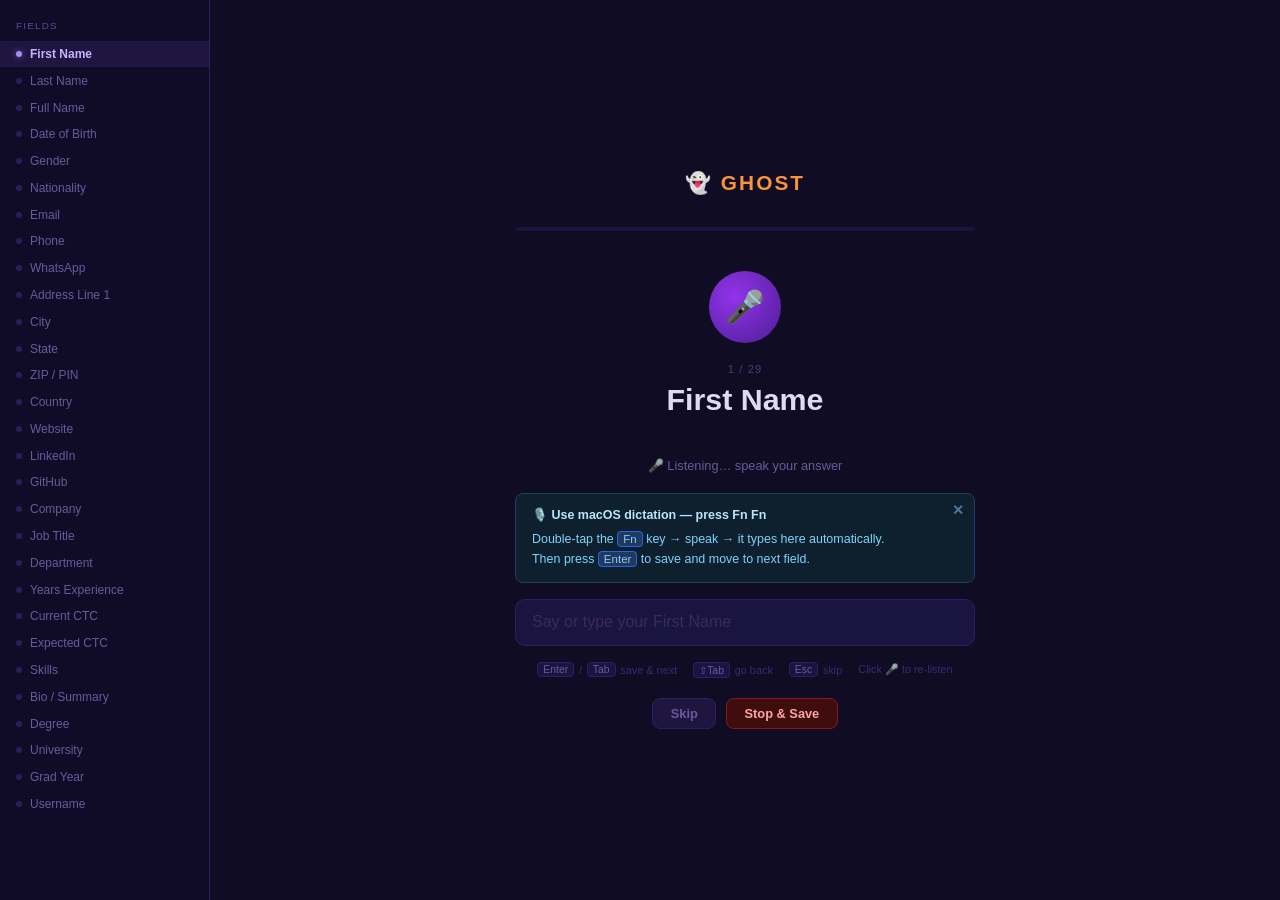
<file: popup/dictation.html>
<!DOCTYPE html>
<html lang="en">
<head>
  <meta charset="UTF-8" />
  <title>GHOST — Dictation</title>
  <style>
    *, *::before, *::after { box-sizing: border-box; margin: 0; padding: 0; }

    body {
      font-family: -apple-system, BlinkMacSystemFont, 'Segoe UI', sans-serif;
      background: #0f0c24;
      color: #e2d9f3;
      min-height: 100vh;
      display: flex;
    }

    .layout { display: flex; width: 100%; min-height: 100vh; }

    /* ── Sidebar ── */
    .sidebar {
      width: 210px;
      background: #100c28;
      border-right: 1px solid #2e2060;
      padding: 1.25rem 0;
      overflow-y: auto;
      flex-shrink: 0;
    }
    .sidebar-title {
      font-size: 0.62rem;
      color: #5a4a9a;
      text-transform: uppercase;
      letter-spacing: 0.12em;
      padding: 0 1rem 0.6rem;
    }
    .step {
      display: flex;
      align-items: center;
      gap: 0.5rem;
      padding: 0.4rem 1rem;
      cursor: pointer;
      transition: background 0.1s;
    }
    .step:hover { background: #150f30; }
    .step.current { background: #1e1640; }
    .step-dot {
      width: 6px; height: 6px;
      border-radius: 50%;
      background: #2a1e5a;
      flex-shrink: 0;
    }
    .step.done    .step-dot { background: #4ade80; }
    .step.current .step-dot { background: #a78bfa; box-shadow: 0 0 6px #a78bfa88; }
    .step-label {
      font-size: 0.75rem;
      color: #6a5a9a;
      flex: 1;
      white-space: nowrap;
      overflow: hidden;
      text-overflow: ellipsis;
    }
    .step.done    .step-label { color: #4ade80; }
    .step.current .step-label { color: #c4b5fd; font-weight: 600; }
    .step-val {
      font-size: 0.62rem;
      color: #3a2a60;
      white-space: nowrap;
      max-width: 70px;
      overflow: hidden;
      text-overflow: ellipsis;
    }
    .step.done .step-val { color: #166534; }

    /* ── Main ── */
    .main {
      flex: 1;
      display: flex;
      flex-direction: column;
      align-items: center;
      justify-content: center;
      padding: 2.5rem 2rem;
      gap: 0;
    }

    .logo {
      font-size: 1.3rem;
      font-weight: 800;
      color: #a78bfa;
      letter-spacing: 0.1em;
      margin-bottom: 2rem;
    }
    .logo span { color: #fb923c; }

    .progress-wrap {
      width: 100%;
      max-width: 460px;
      background: #1a1440;
      border-radius: 99px;
      height: 4px;
      margin-bottom: 2.5rem;
      overflow: hidden;
    }
    .progress-bar {
      height: 100%;
      background: linear-gradient(90deg, #7c3aed, #fb923c);
      border-radius: 99px;
      transition: width 0.3s ease;
      width: 0%;
    }

    .field-card {
      width: 100%;
      max-width: 460px;
      text-align: center;
    }

    /* ── Orb ── */
    .orb {
      width: 72px; height: 72px;
      border-radius: 50%;
      background: radial-gradient(circle at 35% 35%, #7c3aed, #3b1d7a);
      display: flex;
      align-items: center;
      justify-content: center;
      font-size: 2rem;
      margin: 0 auto 1.25rem;
      cursor: pointer;
      transition: transform 0.15s;
      user-select: none;
    }
    .orb:hover { transform: scale(1.06); }
    .orb:active { transform: scale(0.96); }
    .orb.listening {
      animation: pulse 1.2s ease-in-out infinite;
      background: radial-gradient(circle at 35% 35%, #9333ea, #4c1d95);
    }
    .orb.heard { background: radial-gradient(circle at 35% 35%, #16a34a, #064e1e); }
    .orb.off   { background: radial-gradient(circle at 35% 35%, #374151, #111827); cursor: default; }
    @keyframes pulse {
      0%,100% { box-shadow: 0 0 0 0 rgba(124,58,237,0.5); transform: scale(1); }
      50%      { box-shadow: 0 0 0 14px rgba(124,58,237,0); transform: scale(1.05); }
    }

    .field-num  { font-size: 0.7rem; color: #4a3a80; letter-spacing: 0.1em; text-transform: uppercase; margin-bottom: 0.4rem; }
    .field-name { font-size: 1.9rem; font-weight: 700; color: #e2d9f3; margin-bottom: 0.3rem; line-height: 1.2; }
    .field-hint { font-size: 0.75rem; color: #4a3a80; margin-bottom: 1.2rem; min-height: 1rem; }

    .status {
      font-size: 0.8rem;
      color: #6a5a9a;
      margin-bottom: 1rem;
      min-height: 1.2rem;
      transition: color 0.2s;
    }

    .text-input {
      width: 100%;
      padding: 0.85rem 1rem;
      background: #1a1440;
      border: 1.5px solid #2e2060;
      border-radius: 10px;
      color: #e2d9f3;
      font-size: 1rem;
      outline: none;
      transition: border-color 0.15s, box-shadow 0.15s;
      margin-bottom: 1rem;
    }
    .text-input:focus { border-color: #7c3aed; box-shadow: 0 0 0 3px rgba(124,58,237,0.18); }
    .text-input::placeholder { color: #3a2a60; }

    /* System dictation tip */
    .sys-tip {
      background: #0e1f2e;
      border: 1px solid #1e4060;
      border-radius: 8px;
      padding: 0.75rem 1rem;
      font-size: 0.78rem;
      color: #7dd3fc;
      margin-bottom: 1rem;
      text-align: left;
      line-height: 1.6;
      position: relative;
    }
    .sys-tip strong { color: #bae6fd; display: block; margin-bottom: 0.25rem; }
    .sys-tip kbd {
      background: #1e3a5f; border: 1px solid #2563eb;
      border-radius: 4px; padding: 1px 5px;
      font-size: 0.72rem; color: #93c5fd;
    }
    #dismissTip {
      position: absolute; top: 0.5rem; right: 0.6rem;
      background: none; border: none; color: #4a7a9a;
      cursor: pointer; font-size: 0.9rem; padding: 0;
    }

    /* Kbd hints */
    .kbd-hints {
      display: flex;
      gap: 1rem;
      justify-content: center;
      flex-wrap: wrap;
      margin-bottom: 1.25rem;
    }
    .kbd-hint { display: flex; align-items: center; gap: 0.3rem; font-size: 0.68rem; color: #3a2a70; }
    kbd {
      background: #1a1440; border: 1px solid #2e2060;
      border-radius: 4px; padding: 1px 5px;
      font-size: 0.65rem; color: #6a5a9a; font-family: inherit;
    }

    .btn-row { display: flex; gap: 0.6rem; justify-content: center; }
    button { padding: 0.45rem 1.1rem; border-radius: 8px; border: none; cursor: pointer; font-size: 0.8rem; font-weight: 600; transition: opacity 0.15s, transform 0.1s; }
    button:active { transform: scale(0.97); }
    .btn-skip { background: #1e1640; color: #6a5a9a; border: 1px solid #2e2060; }
    .btn-stop { background: #3f0d0d; color: #fca5a5; border: 1px solid #7f1d1d; }
    .btn-skip:hover { background: #2a1e5a; }
    .btn-stop:hover { background: #7f1d1d; }

    /* Done panel */
    .done-panel { display: none; flex-direction: column; align-items: center; gap: 0.75rem; text-align: center; }
    .done-icon { font-size: 3rem; }
    .done-title { font-size: 1.4rem; font-weight: 700; color: #4ade80; }
    .done-sub { font-size: 0.82rem; color: #4a3a80; }
    .btn-close { margin-top: 0.5rem; background: #16a34a; color: #dcfce7; padding: 0.5rem 1.5rem; }
  </style>
</head>
<body>
<div class="layout">

  <!-- Sidebar -->
  <aside class="sidebar">
    <div class="sidebar-title">Fields</div>
    <div id="stepsList"></div>
  </aside>

  <!-- Main -->
  <main class="main">
    <div class="logo">👻 <span>GHOST</span></div>

    <div class="progress-wrap">
      <div class="progress-bar" id="progressBar"></div>
    </div>

    <!-- Active panel -->
    <div class="field-card" id="mainPanel">
      <div class="orb" id="orb" title="Click to re-listen">🎤</div>

      <div class="field-num"  id="fieldNum">1 / 29</div>
      <div class="field-name" id="fieldName">—</div>
      <div class="field-hint" id="fieldHint"></div>

      <div class="status" id="status">Starting…</div>

      <!-- System dictation tip -->
      <div class="sys-tip" id="sysTip">
        <button id="dismissTip" title="Dismiss">✕</button>
        <strong>🎙️ Use macOS dictation — press Fn Fn</strong>
        Double-tap the <kbd>Fn</kbd> key → speak → it types here automatically.<br>
        Then press <kbd>Enter</kbd> to save and move to next field.
      </div>

      <input class="text-input" id="textInput" type="text"
             autocomplete="off" spellcheck="false" placeholder="Say or type your answer…" />

      <div class="kbd-hints">
        <span class="kbd-hint"><kbd>Enter</kbd>/<kbd>Tab</kbd> save & next</span>
        <span class="kbd-hint"><kbd>⇧Tab</kbd> go back</span>
        <span class="kbd-hint"><kbd>Esc</kbd> skip</span>
        <span class="kbd-hint">Click 🎤 to re-listen</span>
      </div>

      <div class="btn-row">
        <button class="btn-skip" id="skipBtn">Skip</button>
        <button class="btn-stop" id="stopBtn">Stop &amp; Save</button>
      </div>
    </div>

    <!-- Done panel -->
    <div class="done-panel" id="donePanel">
      <div class="done-icon">✅</div>
      <div class="done-title">Profile updated!</div>
      <div class="done-sub" id="savedCount"></div>
      <div class="done-sub">Closing in 3 seconds…</div>
      <button class="btn-close" id="closeBtn">Close now</button>
    </div>
  </main>

</div>
<script src="dictation.js"></script>
</body>
</html>
</file>
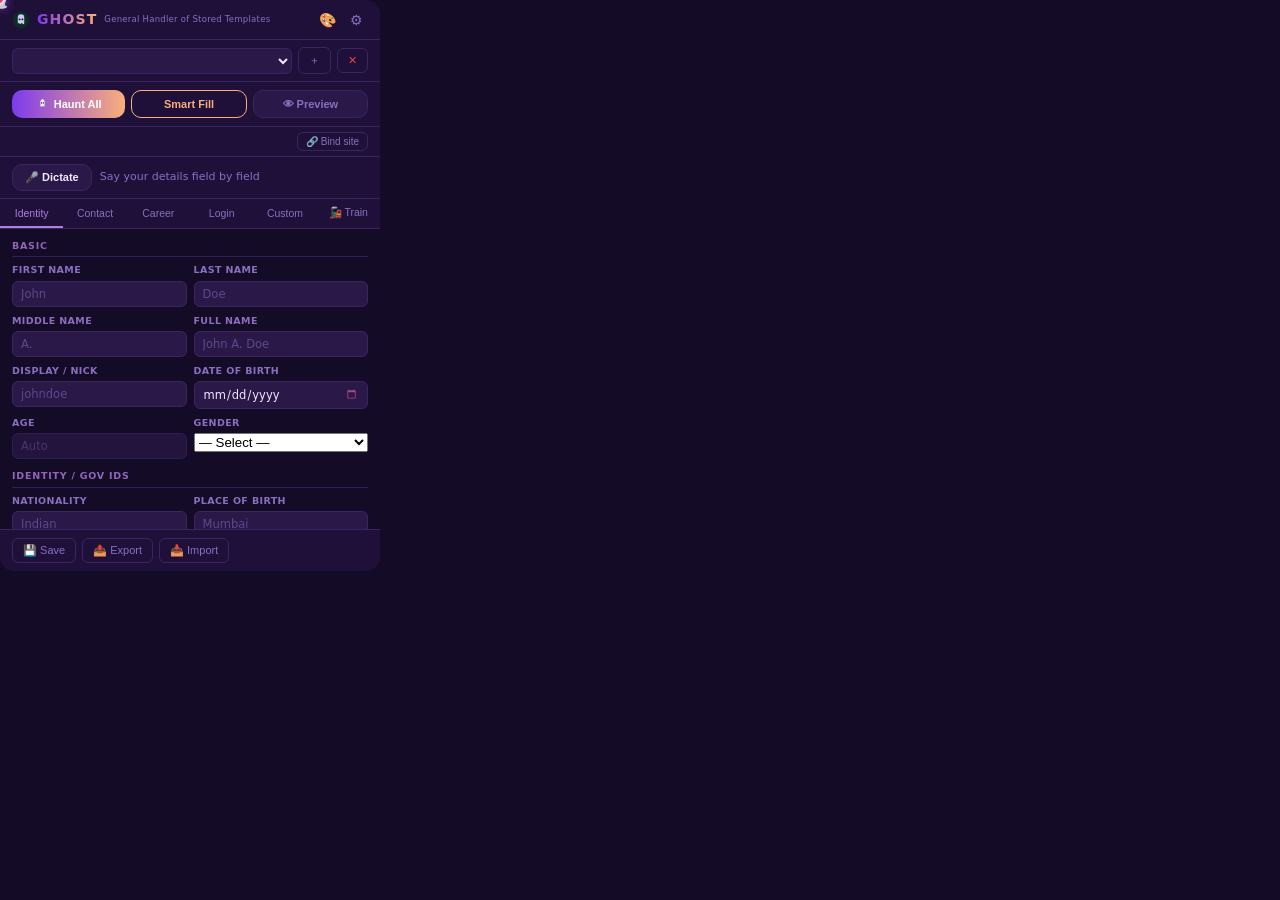
<file: popup/popup.html>
<!DOCTYPE html>
<html lang="en">
<head>
  <meta charset="UTF-8" />
  <meta name="viewport" content="width=device-width, initial-scale=1.0" />
  <title>GHOST</title>
  <link rel="stylesheet" href="popup.css" />
</head>
<body>
<div id="ghost-ptr" aria-hidden="true">👻</div>
<div class="app">

  <!-- Header -->
  <header class="header">
    <div class="logo">
      <svg width="18" height="18" viewBox="0 0 100 100" xmlns="http://www.w3.org/2000/svg">
        <ellipse cx="50" cy="50" rx="46" ry="46" fill="#0d2b27"/>
        <!-- ghost body -->
        <path d="M50,18 A18,18 0 0,1 68,36 L68,70 Q63,78 58,70 Q54,62 50,70 Q46,78 42,70 Q37,62 32,70 L32,36 A18,18 0 0,1 50,18 Z" fill="#d4dcff" opacity="0.92"/>
        <!-- eyes -->
        <ellipse cx="42" cy="46" rx="5.5" ry="5" fill="#0a0820"/>
        <ellipse cx="40.5" cy="44.5" rx="2" ry="2" fill="#ff6b6b" opacity="0.9"/>
        <ellipse cx="58" cy="46" rx="5.5" ry="5" fill="#0a0820"/>
        <ellipse cx="56.5" cy="44.5" rx="2" ry="2" fill="#ff6b6b" opacity="0.9"/>
      </svg>
      <span>GHOST</span>
      <span class="logo-sub">General Handler of Stored Templates</span>
    </div>
    <div style="display:flex;gap:4px;align-items:center">
      <button class="icon-btn" id="themesBtn" title="Themes">🎨</button>
      <button class="icon-btn" id="settingsBtn" title="Settings">⚙</button>
    </div>
  </header>

  <!-- Profile Bar -->
  <div class="profile-bar">
    <select id="profileSelect" class="profile-select"></select>
    <button class="btn-small btn-ghost" id="addProfileBtn" title="New profile">＋</button>
    <button class="btn-small btn-ghost btn-danger-icon" id="deleteProfileBtn" title="Delete">✕</button>
  </div>

  <!-- Fill Zone -->
  <div class="fill-zone">
    <button class="btn-fill" id="fillAllBtn">
      <svg width="13" height="13" viewBox="0 0 100 100"><path d="M50,10 A16,16 0 0,1 66,26 L66,64 Q62,71 58,64 Q54,57 50,64 Q46,71 42,64 Q38,71 34,64 L34,26 A16,16 0 0,1 50,10 Z" fill="white" opacity="0.9"/><ellipse cx="43" cy="38" rx="5" ry="4.5" fill="#12082a"/><ellipse cx="57" cy="38" rx="5" ry="4.5" fill="#12082a"/></svg>
      Haunt All
    </button>
    <button class="btn-fill btn-outline" id="fillSmartBtn">Smart Fill</button>
    <button class="btn-fill btn-ghost-fill" id="previewBtn">👁 Preview</button>
  </div>

  <!-- Site Binding Bar -->
  <div class="site-bar" id="siteBar">
    <span class="site-hostname" id="siteHostname"></span>
    <button class="btn-small btn-bind" id="bindBtn" title="Bind this profile to current site">🔗 Bind site</button>
  </div>

  <!-- Dictation Bar -->
  <div class="dictation-bar">
    <button class="btn-dictate" id="dictateBtn">🎤 Dictate</button>
    <span class="dictation-status" id="dictateStatus">Say your details field by field</span>
    <button class="btn-small btn-ghost" id="dictateSkip" style="display:none">Skip</button>
  </div>

  <!-- Tabs -->
  <div class="tabs" id="mainTabs">
    <button class="tab active" data-tab="personal">Identity</button>
    <button class="tab" data-tab="contact">Contact</button>
    <button class="tab" data-tab="professional">Career</button>
    <button class="tab" data-tab="credentials">Login</button>
    <button class="tab" data-tab="custom">Custom</button>
    <button class="tab irctc-tab" data-tab="irctc">🚂 Train</button>
  </div>

  <!-- Tab Content -->
  <div class="tab-content">

    <!-- ── IDENTITY TAB ── -->
    <div class="tab-pane active" id="tab-personal">
      <div class="section-label">Basic</div>
      <div class="field-grid">
        <label>First Name<input type="text" data-field="firstName" data-section="personal" placeholder="John" /></label>
        <label>Last Name<input type="text" data-field="lastName" data-section="personal" placeholder="Doe" /></label>
        <label>Middle Name<input type="text" data-field="middleName" data-section="personal" placeholder="A." /></label>
        <label>Full Name<input type="text" data-field="fullName" data-section="personal" placeholder="John A. Doe" /></label>
        <label>Display / Nick<input type="text" data-field="displayName" data-section="personal" placeholder="johndoe" /></label>
        <label>Date of Birth<input type="date" data-field="dob" data-section="personal" id="dobInput" /></label>
        <label>Age<input type="number" data-field="age" data-section="personal" id="ageInput" placeholder="Auto" readonly style="opacity:0.7;cursor:not-allowed" /></label>
        <label>Gender<select data-field="gender" data-section="personal"><option value="">— Select —</option><option>Male</option><option>Female</option><option>Transgender</option><option>Prefer not to say</option></select></label>
      </div>
      <div class="section-label">Identity / Gov IDs</div>
      <div class="field-grid">
        <label>Nationality<input type="text" data-field="nationality" data-section="personal" placeholder="Indian" /></label>
        <label>Place of Birth<input type="text" data-field="placeOfBirth" data-section="personal" placeholder="Mumbai" /></label>
        <label>Passport No.<input type="text" data-field="passportNo" data-section="personal" placeholder="A1234567" /></label>
        <label>Passport Expiry<input type="text" data-field="passportExpiry" data-section="personal" placeholder="YYYY-MM-DD" /></label>
        <label>National ID / Aadhaar<input type="text" data-field="nationalId" data-section="personal" placeholder="XXXX XXXX XXXX" /></label>
        <label>PAN / SSN / TIN<input type="text" data-field="taxId" data-section="personal" placeholder="ABCDE1234F" /></label>
        <label>Voter ID<input type="text" data-field="voterId" data-section="personal" placeholder="ABC1234567" /></label>
        <label>Driving Licence<input type="text" data-field="drivingLicence" data-section="personal" placeholder="DL-1234567890" /></label>
      </div>
      <div class="section-label">Health</div>
      <div class="field-grid">
        <label>Blood Group<select data-field="bloodGroup" data-section="personal"><option value="">— Select —</option><option>A+</option><option>A-</option><option>B+</option><option>B-</option><option>O+</option><option>O-</option><option>AB+</option><option>AB-</option></select></label>
        <label>Marital Status<select data-field="maritalStatus" data-section="personal"><option value="">— Select —</option><option>Single</option><option>Married</option><option>Divorced</option><option>Widowed</option><option>Separated</option></select></label>
        <label class="full">Allergies / Medical Notes<input type="text" data-field="medicalNotes" data-section="personal" placeholder="None" /></label>
      </div>
      <div class="section-label">Emergency Contact</div>
      <div class="field-grid">
        <label>EC Name<input type="text" data-field="ecName" data-section="personal" placeholder="Jane Doe" /></label>
        <label>EC Relation<input type="text" data-field="ecRelation" data-section="personal" placeholder="Spouse" /></label>
        <label class="full">EC Phone<input type="tel" data-field="ecPhone" data-section="personal" placeholder="+91 98765 43210" /></label>
      </div>
    </div>

    <!-- ── CONTACT TAB ── -->
    <div class="tab-pane" id="tab-contact">
      <div class="section-label">Email & Phone</div>
      <div class="field-grid">
        <label class="full">Primary Email<input type="email" data-field="email" data-section="contact" placeholder="john@example.com" /></label>
        <label class="full">Alt / Work Email<input type="email" data-field="emailAlt" data-section="contact" placeholder="john@work.com" /></label>
        <label>Phone (Primary)<input type="tel" data-field="phone" data-section="contact" placeholder="+91 98765 43210" /></label>
        <label>Phone (Alt)<input type="tel" data-field="phoneAlt" data-section="contact" placeholder="+1 555 000 0000" /></label>
        <label>WhatsApp<input type="tel" data-field="whatsapp" data-section="contact" placeholder="+91 98765 43210" /></label>
        <label>Fax<input type="tel" data-field="fax" data-section="contact" placeholder="+1 555 000 0001" /></label>
      </div>
      <div class="section-label">Address</div>
      <div class="field-grid">
        <label class="full">Street / Address Line 1<input type="text" data-field="address1" data-section="contact" placeholder="123 Main St" /></label>
        <label class="full">Apt / Suite / Address Line 2<input type="text" data-field="address2" data-section="contact" placeholder="Flat 4B" /></label>
        <label>Landmark<input type="text" data-field="landmark" data-section="contact" placeholder="Near City Mall" /></label>
        <label>City / Town<input type="text" data-field="city" data-section="contact" placeholder="Mumbai" /></label>
        <label>District<input type="text" data-field="district" data-section="contact" placeholder="Andheri" /></label>
        <label>State / Province<input type="text" data-field="state" data-section="contact" placeholder="Maharashtra" /></label>
        <label>ZIP / Postal Code<input type="text" data-field="zip" data-section="contact" placeholder="400001" /></label>
        <label>Country<input type="text" data-field="country" data-section="contact" placeholder="India" /></label>
        <label>Country Code<input type="text" data-field="countryCode" data-section="contact" placeholder="IN" /></label>
        <label>PO Box<input type="text" data-field="poBox" data-section="contact" placeholder="PO Box 1234" /></label>
      </div>
      <div class="section-label">Social & Web</div>
      <div class="field-grid">
        <label class="full">Website / Portfolio<input type="url" data-field="website" data-section="contact" placeholder="https://example.com" /></label>
        <label>LinkedIn<input type="text" data-field="linkedin" data-section="contact" placeholder="linkedin.com/in/johndoe" /></label>
        <label>GitHub<input type="text" data-field="github" data-section="contact" placeholder="github.com/johndoe" /></label>
        <label>Twitter / X<input type="text" data-field="twitter" data-section="contact" placeholder="@johndoe" /></label>
        <label>Instagram<input type="text" data-field="instagram" data-section="contact" placeholder="@johndoe" /></label>
        <label>Skype ID<input type="text" data-field="skype" data-section="contact" placeholder="live:johndoe" /></label>
        <label>Telegram<input type="text" data-field="telegram" data-section="contact" placeholder="@johndoe" /></label>
        <label>Discord<input type="text" data-field="discord" data-section="contact" placeholder="johndoe#1234" /></label>
      </div>
    </div>

    <!-- ── PROFESSIONAL TAB ── -->
    <div class="tab-pane" id="tab-professional">
      <div class="section-label">Current Job</div>
      <div class="field-grid">
        <label>Company<input type="text" data-field="company" data-section="professional" placeholder="ACME Corp" /></label>
        <label>Job Title<input type="text" data-field="jobTitle" data-section="professional" placeholder="Security Researcher" /></label>
        <label>Department<input type="text" data-field="department" data-section="professional" placeholder="InfoSec" /></label>
        <label>Employee ID<input type="text" data-field="employeeId" data-section="professional" placeholder="EMP-001" /></label>
        <label>Years of Experience<input type="number" data-field="yearsExp" data-section="professional" placeholder="5" /></label>
        <label>Notice Period<input type="text" data-field="noticePeriod" data-section="professional" placeholder="30 days" /></label>
        <label>Current CTC<input type="text" data-field="currentCtc" data-section="professional" placeholder="12 LPA" /></label>
        <label>Expected CTC<input type="text" data-field="expectedCtc" data-section="professional" placeholder="18 LPA" /></label>
        <label class="full">Skills<input type="text" data-field="skills" data-section="professional" placeholder="Python, Burp Suite, Metasploit" /></label>
        <label class="full">Bio / About<textarea data-field="bio" data-section="professional" rows="2" placeholder="Brief professional bio..."></textarea></label>
      </div>
      <div class="section-label">Education</div>
      <div class="field-grid">
        <label>Degree<input type="text" data-field="degree" data-section="professional" placeholder="B.Tech" /></label>
        <label>Field / Major<input type="text" data-field="major" data-section="professional" placeholder="Computer Science" /></label>
        <label>University / Institution<input type="text" data-field="university" data-section="professional" placeholder="IIT Bombay" /></label>
        <label>Graduation Year<input type="text" data-field="gradYear" data-section="professional" placeholder="2021" /></label>
        <label>GPA / Percentage<input type="text" data-field="gpa" data-section="professional" placeholder="8.5 / 10" /></label>
      </div>
      <div class="section-label">Financial / KYC</div>
      <div class="field-grid">
        <label>Bank Name<input type="text" data-field="bankName" data-section="professional" placeholder="HDFC Bank" /></label>
        <label>Account No.<input type="text" data-field="bankAccount" data-section="professional" placeholder="XXXXXXXXXX" /></label>
        <label>IFSC / SWIFT<input type="text" data-field="ifsc" data-section="professional" placeholder="HDFC0001234" /></label>
        <label>GSTIN<input type="text" data-field="gstin" data-section="professional" placeholder="22AAAAA0000A1Z5" /></label>
        <label>Card Number<input type="text" data-field="cardNumber" data-section="professional" placeholder="4111 1111 1111 1111" /></label>
        <label>Card Expiry<input type="text" data-field="cardExpiry" data-section="professional" placeholder="MM/YY" /></label>
        <label>CVV<input type="password" data-field="cvv" data-section="professional" placeholder="•••" /></label>
        <label>Card Holder Name<input type="text" data-field="cardHolder" data-section="professional" placeholder="JOHN DOE" /></label>
      </div>
    </div>

    <!-- ── LOGIN TAB ── -->
    <div class="tab-pane" id="tab-credentials">
      <div class="section-label">Credentials</div>
      <div class="field-grid">
        <label class="full">Username / Handle<input type="text" data-field="username" data-section="credentials" placeholder="johndoe" /></label>
        <label class="full password-wrap">
          Password
          <div class="pwd-row">
            <input type="password" data-field="password" data-section="credentials" id="pwdInput" placeholder="••••••••" />
            <button class="icon-btn toggle-pwd" id="togglePwd">👁</button>
          </div>
        </label>
        <label class="full password-wrap">
          Confirm Password
          <div class="pwd-row">
            <input type="password" data-field="passwordConfirm" data-section="credentials" placeholder="••••••••" />
          </div>
        </label>
        <label>2FA / OTP<input type="text" data-field="otp" data-section="credentials" placeholder="123456" /></label>
        <label>PIN<input type="password" data-field="pin" data-section="credentials" placeholder="••••" /></label>
      </div>
      <div class="section-label">Security Questions</div>
      <div class="field-grid">
        <label class="full">Security Answer 1<input type="text" data-field="secAnswer1" data-section="credentials" placeholder="Mother's maiden name" /></label>
        <label class="full">Security Answer 2<input type="text" data-field="secAnswer2" data-section="credentials" placeholder="First pet's name" /></label>
        <label class="full">Security Answer 3<input type="text" data-field="secAnswer3" data-section="credentials" placeholder="City of birth" /></label>
      </div>
      <div class="section-label">Recovery</div>
      <div class="field-grid">
        <label class="full">Recovery Email<input type="email" data-field="recoveryEmail" data-section="credentials" placeholder="backup@example.com" /></label>
        <label class="full">Recovery Phone<input type="tel" data-field="recoveryPhone" data-section="credentials" placeholder="+91 98765 43210" /></label>
      </div>
      <div class="section-label">Security / CTF Payloads</div>
      <div class="payloads-list" id="payloadsList"></div>
      <button class="btn-small btn-primary" id="addPayload" style="margin-top:6px">+ Add Payload</button>
    </div>

    <!-- ── CUSTOM TAB ── -->
    <div class="tab-pane" id="tab-custom">
      <div class="custom-header">
        <span class="muted-text">CSS selector or field name → value. Supports any site-specific field.</span>
        <button class="btn-small btn-primary" id="addCustomField">+ Add Field</button>
      </div>
      <div class="custom-fields-list" id="customFieldsList"></div>
    </div>


    <!-- ── IRCTC / TRAIN TAB ── -->
    <div class="tab-pane" id="tab-irctc">

      <!-- Tatkal Countdown -->
      <div class="tatkal-timer" id="tatkalTimerBox">
        <div class="tatkal-timer-header">
          <span>⏱ Tatkal Booking Opens In</span>
          <span class="tatkal-timer-class-badge" id="tatkalClassBadge">AC — 10:00 AM</span>
        </div>
        <div class="tatkal-countdown" id="tatkalCountdown">--:--:--</div>
        <div class="tatkal-opens-label" id="tatkalOpensLabel">Set journey date &amp; class to start countdown</div>
      </div>

      <!-- Aadhaar Reminder (shown when Tatkal quota selected) -->
      <div class="aadhar-reminder hidden" id="aadharReminder">
        <span class="aadhar-reminder-icon">⚠️</span>
        <span>Tatkal booking requires your <strong>Aadhaar-verified</strong> IRCTC account. Verify at <em>irctc.co.in → My Profile → Aadhaar KYC</em> before booking opens.</span>
      </div>

      <!-- Journey Details -->
      <div class="irctc-section-label">Journey</div>
      <div class="irctc-grid">
        <label class="irctc-label">From Station<input id="irctc-from" placeholder="NDLS / CSTM" /></label>
        <label class="irctc-label">To Station<input id="irctc-to" placeholder="BCT / MAS" /></label>
        <label class="irctc-label">Journey Date<input type="date" id="irctc-date" /></label>
        <label class="irctc-label">Quota
          <select id="irctc-quota">
            <option value="GN">General</option>
            <option value="TQ">Tatkal</option>
            <option value="PT">Premium Tatkal</option>
            <option value="LD">Ladies</option>
            <option value="SS">Senior Citizen</option>
            <option value="HP">Divyaang</option>
          </select>
        </label>
      </div>
      <div class="irctc-grid three" style="margin-top:5px">
        <label class="irctc-label">Class
          <select id="irctc-class">
            <option value="SL">SL — Sleeper</option>
            <option value="3A">3A — AC 3 Tier</option>
            <option value="2A">2A — AC 2 Tier</option>
            <option value="1A">1A — AC First</option>
            <option value="3E">3E — AC 3 Economy</option>
            <option value="CC">CC — AC Chair Car</option>
            <option value="EC">EC — Exec Chair</option>
            <option value="2S">2S — Second Sitting</option>
          </select>
        </label>
        <label class="irctc-label">Train No. (opt)<input id="irctc-train" placeholder="12301" /></label>
        <label class="irctc-label">Train Name (opt)<input id="irctc-trainname" placeholder="Rajdhani" /></label>
      </div>

      <!-- Train Type Toggle -->
      <div class="irctc-section-label" style="margin-top:10px">Train Type</div>
      <div class="train-type-toggle">
        <button class="train-type-btn active" id="trainTypeSleeper">🛌 Sleeper / Ordinary</button>
        <button class="train-type-btn" id="trainTypePremium">⚡ Premium (VB / Shatabdi / Tejas)</button>
      </div>

      <!-- Passengers -->
      <div class="passengers-header">
        <span class="passengers-title">Passengers</span>
        <button class="add-pax-btn" id="addPaxBtn">+ Add Passenger</button>
      </div>
      <div id="passengersList"></div>

      <!-- Auto-insurance + Contact -->
      <div class="irctc-toggle-row">
        <span>Auto-select <strong>No</strong> for travel insurance</span>
        <input type="checkbox" id="irctcAutoInsurance" checked />
      </div>
      <div class="irctc-grid" style="margin-top:8px">
        <label class="irctc-label">Contact Mobile<input id="irctc-mobile" type="tel" placeholder="9876543210" /></label>
        <label class="irctc-label">Contact Email<input id="irctc-email" type="email" placeholder="you@email.com" /></label>
      </div>

      <!-- Actions -->
      <div class="irctc-actions">
        <button class="irctc-save-btn" id="irctcSaveBtn">💾 Save Profile</button>
        <button class="irctc-fill-btn" id="irctcFillBtn">⚡ Fill IRCTC Form</button>
      </div>

    </div><!-- /tab-irctc -->

  </div><!-- /tab-content -->

  <!-- Footer -->
  <div class="footer-actions">
    <button class="btn-small btn-ghost" id="saveBtn">💾 Save</button>
    <button class="btn-small btn-ghost" id="exportBtn">📤 Export</button>
    <button class="btn-small btn-ghost" id="importBtn">📥 Import</button>
    <input type="file" id="importFile" accept=".json" style="display:none" />
  </div>

  <!-- ═══ PIN Lock Overlay ═══ -->
  <div id="pinOverlay" class="pin-overlay hidden">
    <div class="pin-panel">
      <div class="pin-ghost">👻</div>
      <div class="pin-title" id="pinTitle">Unlock GHOST</div>
      <div class="pin-subtitle" id="pinSubtitle">Enter your PIN to access your profiles</div>
      <input type="password" id="pinInput" class="pin-input" placeholder="PIN" maxlength="64" autocomplete="off" />
      <input type="password" id="pinConfirmInput" class="pin-input hidden" placeholder="Confirm PIN" maxlength="64" autocomplete="off" />
      <div id="pinError" class="pin-error hidden"></div>
      <button id="pinSubmitBtn" class="btn-fill pin-submit">Unlock</button>
      <button id="pinSkipBtn" class="pin-skip-btn hidden">Skip — set up PIN later in Settings</button>
    </div>
  </div>

  <!-- ═══ Passphrase Modal (replaces browser prompt) ═══ -->
  <div id="passphraseModal" class="pin-overlay hidden">
    <div class="pin-panel">
      <div class="pin-title" id="ppTitle">Passphrase</div>
      <div class="pin-subtitle" id="ppSubtitle"></div>
      <div class="pp-input-wrap">
        <input type="password" id="ppInput" class="pin-input" placeholder="Passphrase" maxlength="128" autocomplete="new-password" />
        <button id="ppToggleBtn" class="icon-btn pp-toggle" title="Show/hide">👁</button>
      </div>
      <div class="pp-actions">
        <button id="ppConfirmBtn" class="btn-fill">Confirm</button>
        <button id="ppCancelBtn" class="btn-small btn-ghost">Cancel</button>
      </div>
    </div>
  </div>

  <!-- Settings Overlay -->
  <div class="settings-overlay hidden" id="settingsOverlay">
    <div class="settings-panel">
      <div class="settings-header">
        <span>Settings</span>
        <button class="icon-btn" id="closeSettings">✕</button>
      </div>
      <div class="settings-body">
        <label class="toggle-row"><span>Highlight filled fields</span><input type="checkbox" id="settingHighlight" checked /></label>
        <label class="toggle-row"><span>Auto-save on edit</span><input type="checkbox" id="settingAutoSave" /></label>
        <label class="toggle-row"><span>Fill hidden fields</span><input type="checkbox" id="settingFillHidden" /></label>
        <label class="toggle-row"><span>Fill select / dropdowns</span><input type="checkbox" id="settingFillSelect" checked /></label>
        <label class="toggle-row"><span>👻 Hover pill (May I?)</span><input type="checkbox" id="settingPill" checked /></label>
        <hr />
        <div class="pin-settings-row">
          <span>🔐 PIN Protection</span>
          <span class="pin-status-label" id="pinStatusLabel">Not set</span>
          <button class="btn-small btn-ghost" id="setPinBtn">Set PIN</button>
          <button class="btn-small btn-danger-outline hidden" id="removePinBtn">Remove</button>
          <button class="btn-small btn-ghost hidden" id="lockNowBtn">🔒 Lock Now</button>
        </div>
        <div class="pin-settings-row hidden" id="autoLockRow">
          <span>⏱ Auto-lock after</span>
          <select id="autoLockSelect" class="autolock-select">
            <option value="0">Never</option>
            <option value="5000">5 seconds</option>
            <option value="10000">10 seconds</option>
            <option value="60000">1 minute</option>
            <option value="300000">5 minutes</option>
          </select>
        </div>
        <hr />
        <div class="danger-zone">
          <span class="danger-label">Danger Zone</span>
          <button class="btn-small btn-danger-outline" id="clearAllData">Clear All Data</button>
        </div>
      </div>
    </div>
  </div>

  <!-- Preview Overlay -->
  <div class="settings-overlay hidden" id="previewOverlay">
    <div class="settings-panel" style="max-height:400px;overflow-y:auto;">
      <div class="settings-header">
        <span>Detected Fields on Page</span>
        <button class="icon-btn" id="closePreview">✕</button>
      </div>
      <div id="previewBody" class="settings-body" style="font-size:11px;gap:4px;"></div>
    </div>
  </div>

  <!-- Themes Overlay -->
  <div class="settings-overlay hidden" id="themesOverlay">
    <div class="settings-panel themes-panel">
      <div class="settings-header">
        <span>Themes</span>
        <button class="icon-btn" id="closeThemes">✕</button>
      </div>
      <!-- Dark / Light mode toggle -->
      <div class="theme-mode-toggle">
        <button class="theme-mode-btn active" id="modeDarkBtn">🌙 Dark</button>
        <button class="theme-mode-btn" id="modeLightBtn">☀️ Light</button>
      </div>
      <!-- Preset Cards -->
      <div class="theme-presets-grid" id="themePresetsGrid"></div>
      <!-- Custom Builder -->
      <div class="theme-section-title">Custom Builder</div>
      <div class="custom-builder">
        <div class="color-grid" id="colorGrid"></div>
        <div class="theme-actions">
          <button class="btn-small btn-primary" id="applyCustomBtn">Apply</button>
          <button class="btn-small btn-ghost" id="saveCustomBtn">💾 Save</button>
          <button class="btn-small btn-ghost" id="resetCustomBtn">↺ Reset</button>
        </div>
      </div>
    </div>
  </div>

  <div class="toast hidden" id="toast"></div>
</div>
<script src="popup.js"></script>
</body>
</html>
</file>
<file: frontend/styles.css>
/* ═══════════════════════════════════════════════════════════════════════
   GHOST — Marketing Site
   Type: Instrument Serif (display) + Space Grotesk (sans) + JetBrains Mono
   Default theme: Purple Amber (cinematic deep)
   ═══════════════════════════════════════════════════════════════════════ */

:root {
  /* ── Purple Amber (default) ── */
  --bg:        #0a0418;
  --surface:   #140b26;
  --surface2:  #1e1038;
  --surface3:  #2a1848;
  --border:    #3a2560;
  --accent:    #FAAE7B;
  --accent-2:  #7c3aed;
  --highlight: #b07de0;
  --grad-a:    #7c3aed;
  --grad-b:    #FAAE7B;
  --text:      #f0e8ff;
  --text-muted:#8a6fc0;
  --accent-glow: rgba(250,174,123,0.22);

  --display: "Instrument Serif", "Times New Roman", serif;
  --sans:    "Space Grotesk", -apple-system, BlinkMacSystemFont, "Segoe UI", system-ui, sans-serif;
  --mono:    "JetBrains Mono", ui-monospace, "SF Mono", Menlo, monospace;

  --r-sm: 6px;
  --r:    10px;
  --r-lg: 18px;
  --r-xl: 28px;

  --shadow-lg: 0 30px 80px -20px rgba(124,58,237,0.35), 0 8px 24px -8px rgba(0,0,0,0.6);

  --motion: 1;
}

* { box-sizing: border-box; margin: 0; padding: 0; }
*::selection { background: var(--accent); color: #1c0a08; }

html, body {
  background: var(--bg);
  color: var(--text);
  font-family: var(--sans);
  font-size: 16px;
  line-height: 1.55;
  -webkit-font-smoothing: antialiased;
  -moz-osx-font-smoothing: grayscale;
  overflow-x: hidden;
  transition: background 0.6s ease, color 0.6s ease;
  cursor: none;
}

a { color: inherit; text-decoration: none; }
button { font-family: inherit; cursor: none; }
a, button, [role="button"], input, select, textarea, label { cursor: none; }

/* ── Ghost custom cursor ── */
#ghost-pointer {
  position: fixed;
  top: 0; left: 0;
  width: 28px; height: 28px;
  font-size: 22px;
  line-height: 1;
  text-align: center;
  pointer-events: none;
  z-index: 2147483647;
  transform: translate(-50%, -50%);
  transition: transform 0.08s ease, font-size 0.12s ease;
  will-change: left, top;
  user-select: none;
  filter: drop-shadow(0 0 6px rgba(124,58,237,0.7));
}
#ghost-pointer.clicking {
  font-size: 17px;
  filter: drop-shadow(0 0 10px rgba(250,174,123,0.9));
}

/* ── Scrollbar ── */
::-webkit-scrollbar { width: 8px; height: 8px; }
::-webkit-scrollbar-track { background: transparent; }
::-webkit-scrollbar-thumb { background: var(--border); border-radius: 4px; }
::-webkit-scrollbar-thumb:hover { background: var(--highlight); }

/* ════════════════════════════════════════════════════════════
   Atmosphere — gradient orbs, grid, vignettes
   ════════════════════════════════════════════════════════════ */
.atmosphere {
  position: fixed; inset: 0;
  pointer-events: none;
  z-index: 0;
  overflow: hidden;
}
.atmosphere .grid {
  position: absolute; inset: 0;
  background-image:
    linear-gradient(rgba(176,125,224,0.06) 1px, transparent 1px),
    linear-gradient(90deg, rgba(176,125,224,0.06) 1px, transparent 1px);
  background-size: 80px 80px;
  mask-image: radial-gradient(ellipse at center, #000 30%, transparent 75%);
  -webkit-mask-image: radial-gradient(ellipse at center, #000 30%, transparent 75%);
}
.atmosphere .orb {
  position: absolute;
  width: 800px; height: 800px;
  border-radius: 50%;
  filter: blur(180px);
  opacity: 0.18;
  animation: drift 22s ease-in-out infinite alternate;
}
.atmosphere .orb-a { top: -700px; left: -650px; background: var(--grad-a); }
.atmosphere .orb-b { bottom: -700px; right: -650px; background: var(--grad-b); opacity: 0.16; animation-duration: 28s; animation-delay: -8s; }
.atmosphere .orb-c { top: 70%; left: 70%; width: 500px; height: 500px; background: var(--highlight); opacity: 0.08; animation-duration: 35s; }

@keyframes drift {
  0%   { transform: translate(0,0) scale(1); }
  50%  { transform: translate(80px,-40px) scale(1.1); }
  100% { transform: translate(-60px,60px) scale(0.95); }
}

.grain {
  position: fixed; inset: 0;
  pointer-events: none; z-index: 2;
  opacity: 0.08;
  mix-blend-mode: overlay;
  background-image: url("data:image/svg+xml;utf8,<svg xmlns='http://www.w3.org/2000/svg' width='200' height='200'><filter id='n'><feTurbulence type='fractalNoise' baseFrequency='0.9' numOctaves='2'/></filter><rect width='100%25' height='100%25' filter='url(%23n)' opacity='0.6'/></svg>");
}

/* low-motion */
body[data-motion="low"] .atmosphere .orb,
body[data-motion="low"] .ghost-cursor,
body[data-motion="low"] .marquee-track {
  animation: none !important;
}

/* ════════════════════════════════════════════════════════════
   Nav — sticky, with progress
   ════════════════════════════════════════════════════════════ */
.nav {
  position: fixed; top: 14px; left: 50%;
  transform: translateX(-50%);
  z-index: 50;
  display: flex; align-items: center; gap: 18px;
  padding: 8px 8px 8px 16px;
  background: color-mix(in oklab, var(--surface) 80%, transparent);
  backdrop-filter: blur(16px) saturate(140%);
  -webkit-backdrop-filter: blur(16px) saturate(140%);
  border: 1px solid var(--border);
  border-radius: 999px;
  font-size: 13px;
  box-shadow: 0 8px 32px rgba(0,0,0,0.4);
  max-width: calc(100vw - 28px);
}
.nav-logo {
  display: flex; align-items: center; gap: 8px;
  font-weight: 700; letter-spacing: 0.16em;
}
.nav-logo .mark {
  width: 22px; height: 22px;
  display: grid; place-items: center;
}
.nav-logo .mark img { width: 100%; height: 100%; display: block; }
.nav-logo .word {
  background: linear-gradient(90deg, var(--grad-a), var(--grad-b));
  -webkit-background-clip: text;
  background-clip: text;
  color: transparent;
}
.nav-links { display: flex; gap: 4px; }
.nav-links a {
  padding: 6px 12px;
  border-radius: 999px;
  font-size: 12.5px;
  color: var(--text-muted);
  font-weight: 500;
  letter-spacing: 0.02em;
  transition: color 0.2s, background 0.2s;
  position: relative;
}
.nav-links a:hover { color: var(--text); background: var(--surface2); }
.nav-links a.active { color: var(--accent); }
.nav-links a.active::before {
  content: ""; position: absolute;
  left: 8px; right: 8px; bottom: 1px;
  height: 1px; background: var(--accent);
}
.nav-cta {
  display: inline-flex; align-items: center; gap: 6px;
  padding: 7px 14px;
  font-size: 12px; font-weight: 600;
  border-radius: 999px;
  background: linear-gradient(90deg, var(--grad-a), var(--grad-b));
  color: #fff;
  letter-spacing: 0.03em;
  border: none;
  white-space: nowrap;
  flex-shrink: 0;
  transition: transform 0.15s, box-shadow 0.2s;
}
.nav-cta:hover { transform: translateY(-1px); box-shadow: 0 0 24px var(--accent-glow); }

.nav-progress {
  position: fixed; top: 0; left: 0;
  height: 2px;
  background: linear-gradient(90deg, var(--grad-a), var(--grad-b));
  z-index: 60;
  width: 0%;
  transition: width 0.1s linear;
}

/* ════════════════════════════════════════════════════════════
   Layout & headings
   ════════════════════════════════════════════════════════════ */
section { position: relative; z-index: 1; }
.wrap { width: 100%; max-width: 1240px; margin: 0 auto; padding: 0 32px; }
.eyebrow {
  display: inline-flex; align-items: center; gap: 8px;
  font-family: var(--mono);
  font-size: 11px;
  text-transform: uppercase;
  letter-spacing: 0.18em;
  color: var(--accent);
  padding: 5px 12px;
  border: 1px solid var(--border);
  border-radius: 999px;
  background: color-mix(in oklab, var(--surface) 70%, transparent);
}
.eyebrow .dot {
  width: 6px; height: 6px; border-radius: 50%;
  background: var(--accent);
  box-shadow: 0 0 12px var(--accent);
  animation: pulse 1.8s ease-in-out infinite;
}
@keyframes pulse {
  0%,100% { opacity: 1; }
  50% { opacity: 0.35; }
}

h1, h2, h3, h4 { font-family: var(--display); font-weight: 400; letter-spacing: -0.01em; line-height: 1; }
.italic { font-style: italic; font-family: var(--display); }

.h-display {
  font-family: var(--display);
  font-size: clamp(72px, 14vw, 220px);
  line-height: 0.88;
  letter-spacing: -0.04em;
  font-weight: 400;
}
.h-display em { font-style: italic; color: var(--accent); }

.h-section {
  font-family: var(--display);
  font-size: clamp(44px, 7vw, 96px);
  line-height: 1.02;
  letter-spacing: -0.02em;
  padding-bottom: 0.12em;
}
.h-section em { color: var(--accent); }

.kicker {
  font-family: var(--mono);
  font-size: 11px;
  text-transform: uppercase;
  letter-spacing: 0.22em;
  color: var(--highlight);
}

.lede {
  font-size: 19px;
  line-height: 1.55;
  color: var(--text-muted);
  max-width: 60ch;
}
.lede strong { color: var(--text); font-weight: 500; }
</file>
<file: frontend/styles-2.css>
/* ════════════════════════════════════════════════════════════
   HERO
   ════════════════════════════════════════════════════════════ */
.hero {
  min-height: 100vh;
  padding: 130px 0 80px;
  display: flex;
  align-items: center;
  position: relative;
}
.hero-grid {
  display: grid;
  grid-template-columns: 1.05fr 1fr;
  gap: 60px;
  align-items: center;
}
.hero-copy { position: relative; z-index: 3; }
.hero-copy .eyebrow { margin-bottom: 28px; }

.hero-wordmark {
  font-family: var(--display);
  font-size: clamp(96px, 16vw, 240px);
  line-height: 0.84;
  letter-spacing: -0.04em;
  font-weight: 400;
  position: relative;
}
.hero-wordmark .gh { display: inline-block; }
.hero-wordmark .ost {
  display: inline-block;
  font-style: italic;
  background: linear-gradient(120deg, var(--accent) 0%, var(--highlight) 60%, var(--grad-a) 100%);
  -webkit-background-clip: text;
  background-clip: text;
  color: transparent;
}
.hero-wordmark::after {
  content: "👻";
  position: absolute;
  top: -10px; right: -10px;
  font-size: 38px;
  filter: drop-shadow(0 0 18px var(--accent));
  animation: float 4s ease-in-out infinite;
}
@keyframes float {
  0%, 100% { transform: translateY(0) rotate(-6deg); }
  50%      { transform: translateY(-14px) rotate(4deg); }
}

.hero-sub {
  margin-top: 28px;
  font-family: var(--display);
  font-style: italic;
  font-size: clamp(22px, 2.4vw, 32px);
  line-height: 1.25;
  color: var(--text);
  max-width: 28ch;
  letter-spacing: -0.01em;
}
.hero-sub .strike { text-decoration: line-through; opacity: 0.45; text-decoration-color: var(--accent); }

.hero-tagline {
  margin-top: 22px;
  font-size: 16px;
  color: var(--text-muted);
  max-width: 38ch;
  line-height: 1.6;
}
.hero-tagline strong { color: var(--text); font-weight: 500; }

.hero-ctas {
  margin-top: 36px;
  display: flex; flex-wrap: wrap; gap: 20px;
}
.btn {
  display: inline-flex; align-items: center; gap: 10px;
  padding: 14px 22px;
  font-size: 14px; font-weight: 600;
  border-radius: 999px;
  border: 1px solid var(--border);
  background: var(--surface2);
  color: var(--text);
  font-family: var(--sans);
  letter-spacing: 0.02em;
  white-space: nowrap;
  transition: transform 0.15s, box-shadow 0.2s, border-color 0.2s, background 0.2s;
}
.btn:hover { transform: translateY(-2px); border-color: var(--highlight); }
.btn.primary {
  background: linear-gradient(90deg, var(--grad-a) 0%, #b45ce8 50%, var(--grad-b) 100%);
  color: #fff;
  border: none;
  padding: 15px 23px;
  box-shadow: none;
}
.btn.primary:hover { filter: brightness(1.08); }
.btn .chev { transition: transform 0.2s; }
.btn:hover .chev { transform: translateX(3px); }
.btn .icon { width: 18px; height: 18px; }

.hero-meta {
  margin-top: 30px;
  display: flex; gap: 28px; flex-wrap: wrap;
  font-family: var(--mono);
  font-size: 11px;
  color: var(--text-muted);
  letter-spacing: 0.06em;
  text-transform: uppercase;
}
.hero-meta span { display: inline-flex; align-items: center; gap: 8px; }
.hero-meta .badge {
  background: var(--surface2); border: 1px solid var(--border);
  padding: 4px 8px; border-radius: 4px;
  color: var(--text);
}
.hero-meta .ok { color: var(--accent); }

/* ── Hero demo card (the form being filled by a ghost cursor) ── */
.hero-stage {
  position: relative;
  perspective: 1600px;
}
.demo-form {
  position: relative;
  background: linear-gradient(180deg, var(--surface) 0%, var(--surface2) 100%);
  border: 1px solid var(--border);
  border-radius: var(--r-lg);
  padding: 28px;
  box-shadow: var(--shadow-lg);
  transform: rotateY(-8deg) rotateX(4deg);
  transform-style: preserve-3d;
  transition: transform 0.4s ease;
}
.hero-stage:hover .demo-form { transform: rotateY(-2deg) rotateX(0deg); }

.demo-form::before {
  content: "";
  position: absolute; inset: -1px;
  border-radius: inherit;
  padding: 1px;
  background: linear-gradient(135deg, var(--grad-a), transparent 40%, var(--grad-b) 90%);
  -webkit-mask: linear-gradient(#000 0 0) content-box, linear-gradient(#000 0 0);
  -webkit-mask-composite: xor;
  mask-composite: exclude;
  opacity: 0.5;
  pointer-events: none;
}

.demo-form-header {
  display: flex; align-items: center; justify-content: space-between;
  padding-bottom: 18px; margin-bottom: 18px;
  border-bottom: 1px dashed var(--border);
}
.demo-form-title { font-family: var(--mono); font-size: 11px; color: var(--text-muted); letter-spacing: 0.14em; text-transform: uppercase; }
.demo-form-title strong { color: var(--text); font-weight: 600; letter-spacing: 0.04em; text-transform: none; font-family: var(--sans); font-size: 13px; display: block; margin-top: 4px; }
.demo-form-window-controls { display: flex; gap: 6px; }
.demo-form-window-controls span { width: 10px; height: 10px; border-radius: 50%; background: var(--border); }
.demo-form-window-controls span:nth-child(1) { background: #ef4444; }
.demo-form-window-controls span:nth-child(2) { background: var(--accent); }
.demo-form-window-controls span:nth-child(3) { background: #22c55e; }

.demo-fields { display: grid; grid-template-columns: 1fr 1fr; gap: 14px; }
.demo-fields label {
  display: flex; flex-direction: column; gap: 6px;
  font-family: var(--mono);
  font-size: 9.5px;
  text-transform: uppercase;
  letter-spacing: 0.14em;
  color: var(--text-muted);
}
.demo-fields label.full { grid-column: 1 / -1; }
.demo-fields input,
.demo-fields textarea {
  background: var(--bg);
  border: 1px solid var(--border);
  border-radius: var(--r-sm);
  color: var(--text);
  padding: 10px 12px;
  font-size: 13px;
  font-family: var(--sans);
  outline: none;
  width: 100%;
  transition: border-color 0.2s, box-shadow 0.2s, background 0.2s;
}
.demo-fields input.is-filling,
.demo-fields textarea.is-filling {
  border-color: var(--accent);
  box-shadow: 0 0 0 3px var(--accent-glow);
  background: color-mix(in oklab, var(--accent) 8%, var(--bg));
}
.demo-fields input.is-filled,
.demo-fields textarea.is-filled {
  border-color: color-mix(in oklab, var(--accent) 40%, var(--border));
}
.demo-fields textarea { resize: none; min-height: 64px; font-family: var(--sans); }
.demo-fields .caret {
  display: inline-block; width: 1px; background: var(--accent);
  margin-left: 1px; height: 1em; vertical-align: -2px;
  animation: blink 1s steps(1) infinite;
}
@keyframes blink { 50% { opacity: 0; } }

.demo-actions {
  margin-top: 22px;
  display: flex; gap: 8px;
}
.demo-actions .haunt {
  flex: 1;
  padding: 11px 14px;
  border-radius: var(--r);
  background: linear-gradient(90deg, var(--grad-a), var(--grad-b));
  color: #fff;
  font-size: 12px;
  font-weight: 600;
  letter-spacing: 0.08em;
  text-transform: uppercase;
  border: none;
  display: flex; align-items: center; justify-content: center; gap: 8px;
}
.demo-actions .smart {
  flex: 1;
  padding: 11px 14px;
  border-radius: var(--r);
  background: transparent;
  color: var(--accent);
  border: 1px solid var(--accent);
  font-size: 12px;
  font-weight: 600;
  letter-spacing: 0.08em;
  text-transform: uppercase;
}

/* Ghost cursor */
.ghost-cursor {
  position: absolute;
  top: 0; left: 0;
  width: 40px; height: 40px;
  pointer-events: none;
  z-index: 10;
  transition: transform 0.9s cubic-bezier(0.65, 0, 0.35, 1);
  transform: translate(40px, 40px);
  filter: drop-shadow(0 6px 18px rgba(124,58,237,0.6));
}
.ghost-cursor svg { width: 100%; height: 100%; }
.ghost-cursor .body { fill: var(--text); }
.ghost-cursor .eye { fill: var(--accent-2); }
.ghost-cursor::after {
  content: attr(data-msg);
  position: absolute;
  top: 38px; left: 38px;
  white-space: nowrap;
  background: var(--surface2);
  border: 1px solid var(--accent);
  padding: 4px 9px;
  font-size: 10px;
  font-family: var(--mono);
  border-radius: 999px;
  color: var(--accent);
  letter-spacing: 0.06em;
  text-transform: uppercase;
  opacity: 0;
  transition: opacity 0.3s;
  box-shadow: 0 0 14px var(--accent-glow);
}
.ghost-cursor.is-talking::after { opacity: 1; }

/* hover pill floating preview */
.hover-pill {
  position: absolute;
  display: inline-flex; align-items: center; gap: 6px;
  padding: 4px 10px;
  background: linear-gradient(90deg, var(--grad-a), var(--grad-b));
  color: #fff;
  font-size: 10px;
  font-family: var(--mono);
  letter-spacing: 0.06em;
  border-radius: 999px;
  pointer-events: none;
  z-index: 11;
  box-shadow: 0 6px 16px rgba(124,58,237,0.4);
  opacity: 0;
  transition: opacity 0.3s, transform 0.4s;
}
.hover-pill.show { opacity: 1; }

/* tiny popup card floating beside hero */
.hero-mini-popup {
  position: absolute;
  top: -36px;
  right: -28px;
  width: 200px;
  background: var(--surface);
  border: 1px solid var(--border);
  border-radius: var(--r);
  padding: 12px;
  font-size: 11px;
  box-shadow: 0 18px 40px rgba(0,0,0,0.6);
  transform: rotate(6deg);
  z-index: 4;
  font-family: var(--mono);
  animation: float-pop 6s ease-in-out infinite;
}
@keyframes float-pop {
  0%,100% { transform: rotate(6deg) translateY(0); }
  50%     { transform: rotate(3deg) translateY(-8px); }
}
.hero-mini-popup .row { display: flex; justify-content: space-between; padding: 4px 0; border-bottom: 1px solid var(--border); }
.hero-mini-popup .row:last-child { border-bottom: none; }
.hero-mini-popup .k { color: var(--accent); font-size: 9.5px; letter-spacing: 0.08em; }
.hero-mini-popup .v { color: var(--text-muted); font-size: 9.5px; }
.hero-mini-popup .h { font-size: 9px; color: var(--text-muted); text-transform: uppercase; letter-spacing: 0.2em; margin-bottom: 6px; }
.hero-mini-popup .h strong { color: var(--accent); }

/* responsive */
@media (max-width: 980px) {
  .hero-grid { grid-template-columns: 1fr; gap: 80px; }
  .hero-mini-popup { display: none; }
  .demo-form { transform: none; }
}

/* ════════════════════════════════════════════════════════════
   MANIFESTO
   ════════════════════════════════════════════════════════════ */
.manifesto {
  padding: 180px 0 160px;
  text-align: center;
}
.manifesto .quote {
  font-family: var(--display);
  font-size: clamp(36px, 6vw, 72px);
  line-height: 1.05;
  letter-spacing: -0.02em;
  max-width: 22ch;
  margin: 0 auto;
  font-weight: 400;
}
.manifesto .quote em { color: var(--accent); font-style: italic; }
.manifesto .quote .strike { text-decoration: line-through; opacity: 0.35; text-decoration-color: var(--highlight); }
.manifesto .attribution {
  margin-top: 40px;
  font-family: var(--mono);
  font-size: 11px;
  letter-spacing: 0.22em;
  text-transform: uppercase;
  color: var(--text-muted);
}

/* ════════════════════════════════════════════════════════════
   PILLARS — 4 feature cards
   ════════════════════════════════════════════════════════════ */
.section-head {
  display: grid;
  grid-template-columns: 1fr 1fr;
  gap: 40px;
  align-items: end;
  margin-bottom: 80px;
}
.section-head .kicker { margin-bottom: 18px; display: block; }
.section-head .lede { margin-top: 0; justify-self: end; max-width: 44ch; }
@media (max-width: 800px) {
  .section-head { grid-template-columns: 1fr; }
  .section-head .lede { justify-self: start; }
}

.pillars { padding: 60px 0 140px; }
.pillars-grid {
  display: grid;
  grid-template-columns: repeat(4, 1fr);
  gap: 14px;
}
.pillar-card {
  position: relative;
  padding: 26px 22px 24px;
  background: var(--surface);
  border: 1px solid var(--border);
  border-radius: var(--r-lg);
  overflow: hidden;
  transition: transform 0.3s, border-color 0.3s, background 0.4s;
  min-height: 320px;
  display: flex;
  flex-direction: column;
}
.pillar-card:hover { transform: translateY(-6px); border-color: var(--accent); }
.pillar-card::before {
  content: "";
  position: absolute; inset: 0;
  background: radial-gradient(ellipse at top right, var(--accent-glow), transparent 60%);
  opacity: 0;
  transition: opacity 0.4s;
  pointer-events: none;
}
.pillar-card:hover::before { opacity: 1; }
.pillar-card .num {
  font-family: var(--mono);
  font-size: 11px;
  letter-spacing: 0.2em;
  color: var(--text-muted);
}
.pillar-card .name {
  margin-top: 36px;
  font-family: var(--display);
  font-size: 32px;
  font-style: italic;
  line-height: 1;
  letter-spacing: -0.01em;
}
.pillar-card .desc {
  margin-top: 14px;
  font-size: 13.5px;
  color: var(--text-muted);
  line-height: 1.55;
}
.pillar-card .glyph {
  margin-top: auto;
  align-self: flex-end;
  width: 56px; height: 56px;
  border-radius: 50%;
  background: linear-gradient(135deg, var(--grad-a), var(--grad-b));
  display: grid; place-items: center;
  font-size: 20px;
  color: #fff;
  box-shadow: 0 0 28px var(--accent-glow);
}
@media (max-width: 980px) {
  .pillars-grid { grid-template-columns: repeat(2, 1fr); }
}
@media (max-width: 560px) {
  .pillars-grid { grid-template-columns: 1fr; }
}

/* ════════════════════════════════════════════════════════════
   FIELDS MARQUEE — 79 field types
   ════════════════════════════════════════════════════════════ */
.fields { padding: 80px 0 120px; }
.fields-headline {
  text-align: center;
  margin-bottom: 60px;
}
.fields-headline .count {
  font-family: var(--display);
  font-size: clamp(120px, 22vw, 320px);
  line-height: 0.85;
  letter-spacing: -0.05em;
  background: linear-gradient(180deg, var(--text) 30%, transparent 100%);
  -webkit-background-clip: text;
  background-clip: text;
  color: transparent;
  font-style: italic;
}
.fields-headline .caption {
  font-family: var(--display);
  font-style: italic;
  font-size: clamp(24px, 3.4vw, 44px);
  margin-top: -20px;
  color: var(--text);
}
.fields-headline .caption em { color: var(--accent); }

.marquee {
  position: relative;
  overflow: hidden;
  margin: 30px 0;
  -webkit-mask-image: linear-gradient(90deg, transparent, #000 8%, #000 92%, transparent);
  mask-image: linear-gradient(90deg, transparent, #000 8%, #000 92%, transparent);
}
.marquee-track {
  display: flex;
  gap: 12px;
  width: max-content;
  animation: marquee 60s linear infinite;
}
.marquee.reverse .marquee-track { animation-direction: reverse; animation-duration: 70s; }
@keyframes marquee {
  from { transform: translateX(0); }
  to   { transform: translateX(-50%); }
}
.chip {
  display: inline-flex; align-items: center; gap: 8px;
  padding: 9px 16px;
  background: var(--surface);
  border: 1px solid var(--border);
  border-radius: 999px;
  font-family: var(--mono);
  font-size: 12.5px;
  color: var(--text);
  letter-spacing: 0.02em;
  white-space: nowrap;
}
.chip .sec {
  font-size: 9.5px;
  color: var(--text-muted);
  text-transform: uppercase;
  letter-spacing: 0.14em;
}
.chip.accent { border-color: var(--accent); color: var(--accent); background: color-mix(in oklab, var(--accent) 8%, var(--surface)); }
.chip.glow { box-shadow: 0 0 28px var(--accent-glow); }
</file>
<file: frontend/styles-3.css>
/* ════════════════════════════════════════════════════════════
   FLOATING POPUP (draggable 3D card)
   ════════════════════════════════════════════════════════════ */
.popup-section {
  padding: 140px 0;
  position: relative;
}
.popup-stage {
  position: relative;
  height: 720px;
  margin-top: 60px;
  border: 1px dashed var(--border);
  border-radius: var(--r-xl);
  background: 
    radial-gradient(circle at 30% 50%, var(--accent-glow), transparent 50%),
    radial-gradient(circle at 70% 50%, color-mix(in oklab, var(--grad-a) 25%, transparent), transparent 50%);
  overflow: hidden;
  perspective: 2000px;
}
.popup-stage .stage-grid {
  position: absolute; inset: 0;
  background-image:
    linear-gradient(rgba(255,255,255,0.04) 1px, transparent 1px),
    linear-gradient(90deg, rgba(255,255,255,0.04) 1px, transparent 1px);
  background-size: 40px 40px;
  pointer-events: none;
}
.popup-stage .hint {
  position: absolute;
  bottom: 24px; left: 24px;
  font-family: var(--mono);
  font-size: 11px;
  color: var(--text-muted);
  letter-spacing: 0.16em;
  text-transform: uppercase;
}
.popup-stage .hint .key {
  display: inline-block;
  padding: 2px 8px;
  border: 1px solid var(--border);
  border-radius: 4px;
  margin: 0 4px;
  color: var(--text);
}

.popup-card {
  position: absolute;
  top: 50%; left: 50%;
  width: 380px;
  background: var(--surface);
  border: 1px solid var(--border);
  border-radius: 16px;
  overflow: hidden;
  font-size: 12px;
  box-shadow: var(--shadow-lg);
  cursor: grab;
  user-select: none;
  transition: box-shadow 0.3s;
  transform: translate(-50%, -50%) rotateY(-12deg) rotateX(8deg);
  transform-style: preserve-3d;
}
.popup-card.is-dragging { cursor: grabbing; box-shadow: 0 40px 100px -20px var(--grad-a); transition: none; }
.popup-card.is-dragging * { transition: none !important; }

.popup-card .pc-header {
  display: flex; align-items: center; justify-content: space-between;
  padding: 9px 12px;
  border-bottom: 1px solid var(--border);
  cursor: grab;
}
.popup-card .pc-logo {
  display: flex; align-items: center; gap: 8px;
  font-weight: 700; font-size: 14px; letter-spacing: 0.08em;
}
.popup-card .pc-logo .gw {
  background: linear-gradient(90deg, var(--grad-a), var(--grad-b));
  -webkit-background-clip: text; background-clip: text;
  color: transparent;
}
.popup-card .pc-logo .sub {
  font-size: 8.5px; color: var(--text-muted);
  letter-spacing: 0.03em; font-weight: 400;
  display: block; margin-top: -2px;
}
.popup-card .pc-icons { display: flex; gap: 8px; color: var(--text-muted); font-size: 14px; }
.popup-card .pc-icons span { cursor: pointer; transition: color 0.15s; }
.popup-card .pc-icons span:hover { color: var(--text); }

.popup-card .pc-site {
  display: flex; justify-content: space-between; align-items: center;
  padding: 6px 12px;
  border-bottom: 1px solid var(--border);
  font-family: var(--mono); font-size: 10px;
  color: var(--text-muted);
}
.popup-card .pc-site .bound {
  font-size: 9.5px;
  color: var(--accent);
  border: 1px solid var(--accent);
  padding: 2px 8px;
  border-radius: 4px;
}

.popup-card .pc-profile {
  display: flex; gap: 6px; align-items: center;
  padding: 7px 12px;
  border-bottom: 1px solid var(--border);
}
.popup-card .pc-profile select {
  flex: 1;
  background: var(--surface2); border: 1px solid var(--border);
  color: var(--text); border-radius: var(--r-sm);
  padding: 5px 8px; font-size: 12px; outline: none;
  font-family: var(--sans);
}
.popup-card .pc-profile .ib {
  background: none; border: none; color: var(--text-muted);
  cursor: pointer; font-size: 14px; padding: 2px 6px;
}

.popup-card .pc-fill {
  display: flex; gap: 6px;
  padding: 8px 12px;
  border-bottom: 1px solid var(--border);
}
.popup-card .pc-fill .haunt,
.popup-card .pc-fill .smart,
.popup-card .pc-fill .prev {
  flex: 1;
  padding: 7px 10px;
  font-size: 11px; font-weight: 600;
  border-radius: var(--r);
  border: none;
  text-align: center;
}
.popup-card .pc-fill .haunt {
  background: linear-gradient(90deg, var(--grad-a), var(--grad-b));
  color: #fff;
}
.popup-card .pc-fill .smart { background: transparent; color: var(--accent); border: 1px solid var(--accent); }
.popup-card .pc-fill .prev { background: var(--surface2); color: var(--text-muted); border: 1px solid var(--border); }

.popup-card .pc-tabs {
  display: flex;
  border-bottom: 1px solid var(--border);
}
.popup-card .pc-tabs .t {
  flex: 1;
  padding: 8px 4px;
  font-size: 10.5px;
  color: var(--text-muted);
  text-align: center;
  background: none; border: none;
  border-bottom: 2px solid transparent;
  cursor: pointer;
  white-space: nowrap;
  font-weight: 500;
  font-family: var(--sans);
}
.popup-card .pc-tabs .t.active { color: var(--highlight); border-bottom-color: var(--highlight); }

.popup-card .pc-body {
  padding: 12px;
  display: grid; grid-template-columns: 1fr 1fr; gap: 8px;
}
.popup-card .pc-section-label {
  grid-column: 1 / -1;
  font-size: 9.5px; font-weight: 700;
  text-transform: uppercase; letter-spacing: 0.08em;
  color: var(--highlight); opacity: 0.8;
  padding-bottom: 3px;
  border-bottom: 1px solid var(--border);
  margin-top: 4px;
}
.popup-card .pc-section-label:first-child { margin-top: 0; }
.popup-card .pc-field {
  display: flex; flex-direction: column; gap: 3px;
}
.popup-card .pc-field.full { grid-column: 1 / -1; }
.popup-card .pc-field label {
  font-size: 9.5px;
  color: var(--text-muted);
  text-transform: uppercase;
  letter-spacing: 0.05em;
  font-weight: 600;
}
.popup-card .pc-field input {
  background: var(--surface2);
  border: 1px solid var(--border);
  border-radius: var(--r-sm);
  color: var(--text);
  padding: 5px 8px;
  font-size: 11.5px;
  outline: none;
  font-family: var(--sans);
}

.popup-card .pc-footer {
  padding: 8px 12px;
  border-top: 1px solid var(--border);
  background: var(--surface);
  display: flex; gap: 6px;
}
.popup-card .pc-footer button {
  padding: 5px 10px;
  font-size: 11px;
  border-radius: var(--r-sm);
  border: 1px solid var(--border);
  background: transparent;
  color: var(--text-muted);
  font-family: var(--sans);
}

/* the floating callouts around the popup */
.callout {
  position: absolute;
  font-family: var(--mono);
  font-size: 11px;
  color: var(--text-muted);
  max-width: 180px;
  letter-spacing: 0.04em;
  line-height: 1.5;
  z-index: 3;
}
.callout strong { color: var(--accent); display: block; margin-bottom: 4px; font-size: 10px; letter-spacing: 0.14em; text-transform: uppercase; }
.callout .line {
  display: block; height: 1px; background: var(--border);
  margin: 8px 0;
}
.callout .arrow {
  position: absolute;
  width: 60px; height: 1px;
  background: var(--border);
}
.callout .arrow::after {
  content: ""; position: absolute; right: -1px; top: -3px;
  width: 7px; height: 7px;
  border-right: 1px solid var(--accent);
  border-bottom: 1px solid var(--accent);
  transform: rotate(-45deg);
}

.callout.tl { top: 10%; left: 4%; }
.callout.tr { top: 10%; right: 4%; text-align: right; }
.callout.bl { bottom: 16%; left: 4%; }
.callout.br { bottom: 16%; right: 4%; text-align: right; }

@media (max-width: 900px) {
  .callout { display: none; }
  .popup-stage { height: 600px; }
}

/* ════════════════════════════════════════════════════════════
   SECURITY
   ════════════════════════════════════════════════════════════ */
.security { padding: 140px 0 140px; position: relative; }
.security-grid {
  display: grid;
  grid-template-columns: 1fr 1.1fr;
  gap: 80px;
  align-items: start;
  margin-top: 60px;
}
.security-copy { position: sticky; top: 120px; }
.security-copy h2 { margin-bottom: 32px; }
.security-copy h2 + p { margin-top: 8px; }
.security-copy p { color: var(--text-muted); margin-top: 16px; max-width: 50ch; }
.security-copy .badge-row {
  display: flex; flex-wrap: wrap; gap: 10px;
  margin-top: 28px;
}
.sec-badge {
  display: inline-flex; align-items: center; gap: 8px;
  padding: 8px 14px;
  border: 1px solid var(--border);
  border-radius: 999px;
  font-family: var(--mono);
  font-size: 11px;
  letter-spacing: 0.08em;
  color: var(--text);
  background: var(--surface);
}
.sec-badge .d {
  width: 6px; height: 6px; border-radius: 50%;
  background: #22c55e;
  box-shadow: 0 0 12px #22c55e;
}

.sec-cards { display: flex; flex-direction: column; gap: 16px; }
.sec-card {
  position: relative;
  background: var(--surface);
  border: 1px solid var(--border);
  border-radius: var(--r-lg);
  padding: 28px;
  transition: border-color 0.3s, transform 0.3s;
}
.sec-card:hover { border-color: var(--accent); transform: translateX(-6px); }
.sec-card .num {
  font-family: var(--mono);
  font-size: 10px;
  color: var(--text-muted);
  letter-spacing: 0.2em;
}
.sec-card h3 {
  margin-top: 14px;
  font-family: var(--display);
  font-style: italic;
  font-size: 32px;
  letter-spacing: -0.01em;
}
.sec-card .body { margin-top: 12px; color: var(--text-muted); font-size: 14px; line-height: 1.6; max-width: 50ch; }
.sec-card .body code {
  font-family: var(--mono);
  font-size: 12px;
  color: var(--accent);
  background: var(--surface2);
  padding: 2px 6px;
  border-radius: 4px;
}
.sec-card .specs {
  margin-top: 18px;
  display: grid;
  grid-template-columns: repeat(auto-fit, minmax(140px, 1fr));
  gap: 10px;
  padding-top: 18px;
  border-top: 1px dashed var(--border);
}
.sec-card .specs .spec {
  font-family: var(--mono);
  font-size: 10.5px;
  color: var(--text-muted);
  letter-spacing: 0.06em;
}
.sec-card .specs .spec strong {
  display: block;
  color: var(--text);
  font-family: var(--display);
  font-style: italic;
  font-size: 22px;
  line-height: 1;
  letter-spacing: -0.01em;
  margin-bottom: 6px;
}

@media (max-width: 980px) {
  .security-grid { grid-template-columns: 1fr; gap: 50px; }
  .security-copy { position: static; }
}

/* ════════════════════════════════════════════════════════════
   THEMES
   ════════════════════════════════════════════════════════════ */
.themes { padding: 140px 0 120px; position: relative; }
.themes-row {
  display: grid;
  grid-template-columns: repeat(4, 1fr);
  gap: 16px;
  margin-top: 60px;
}
.theme-card {
  position: relative;
  border-radius: var(--r-lg);
  overflow: hidden;
  cursor: pointer;
  transition: transform 0.3s, border-color 0.3s;
  border: 1.5px solid var(--border);
  aspect-ratio: 3 / 4;
  background: var(--surface);
}
.theme-card:hover { transform: translateY(-6px); }
.theme-card.active { border-color: var(--accent); box-shadow: 0 12px 40px -10px var(--accent); }
.theme-card .swatch {
  height: 70%;
  position: relative;
  display: grid;
  grid-template-rows: 1fr 1fr 1fr;
}
.theme-card .swatch > div { position: relative; }
.theme-card .swatch .glow {
  position: absolute; inset: 0;
  background: radial-gradient(circle at 30% 30%, var(--g-a), transparent 70%);
  mix-blend-mode: screen;
}
.theme-card .swatch .glow2 {
  position: absolute; inset: 0;
  background: radial-gradient(circle at 70% 70%, var(--g-b), transparent 70%);
  mix-blend-mode: screen;
}
.theme-card .swatch .orb-icon {
  position: absolute;
  top: 50%; left: 50%;
  transform: translate(-50%, -50%);
  width: 60px; height: 60px;
  border-radius: 50%;
  background: linear-gradient(135deg, var(--g-a), var(--g-b));
  box-shadow: 0 0 50px var(--g-b);
  display: grid; place-items: center;
  font-size: 28px;
}
.theme-card .label {
  position: absolute; bottom: 0; left: 0; right: 0;
  padding: 16px 18px;
  height: 30%;
  display: flex; flex-direction: column; justify-content: center;
  border-top: 1px solid color-mix(in oklab, var(--g-a) 30%, transparent);
}
.theme-card .label .name {
  font-family: var(--display);
  font-size: 22px;
  font-style: italic;
  letter-spacing: -0.01em;
  color: #fff;
}
.theme-card .label .sub {
  font-family: var(--mono);
  font-size: 9.5px;
  color: rgba(255,255,255,0.6);
  letter-spacing: 0.16em;
  text-transform: uppercase;
  margin-top: 4px;
}
.theme-card.active .label .name { color: var(--g-b); }

@media (max-width: 900px) { .themes-row { grid-template-columns: repeat(2, 1fr); } }

/* ════════════════════════════════════════════════════════════
   INSTALL — browser cards
   ════════════════════════════════════════════════════════════ */
.install { padding: 140px 0 100px; }
.install-grid {
  display: grid;
  grid-template-columns: repeat(5, 1fr);
  gap: 12px;
  margin-top: 60px;
}
.browser {
  display: flex; flex-direction: column;
  background: var(--surface);
  border: 1px solid var(--border);
  border-radius: var(--r-lg);
  padding: 26px 22px;
  text-align: left;
  transition: transform 0.3s, border-color 0.3s, background 0.3s;
  position: relative;
  min-height: 220px;
}
.browser:hover {
  transform: translateY(-6px);
  border-color: var(--accent);
}
.browser .logo {
  width: 48px; height: 48px;
  display: grid; place-items: center;
  margin-bottom: 18px;
  color: var(--accent);
  transition: color 0.3s, transform 0.4s;
}
.browser:hover .logo { transform: rotate(-6deg) scale(1.08); color: var(--highlight); }
.browser .logo svg { width: 100%; height: 100%; }
.browser .nm {
  font-family: var(--display);
  font-style: italic;
  font-size: 28px;
  letter-spacing: -0.01em;
}
.browser .sub {
  font-family: var(--mono);
  font-size: 10px;
  color: var(--text-muted);
  letter-spacing: 0.12em;
  text-transform: uppercase;
  margin-top: 6px;
}
.browser .arrow {
  position: absolute;
  bottom: 22px; right: 22px;
  width: 32px; height: 32px;
  border-radius: 50%;
  display: grid; place-items: center;
  border: 1px solid var(--border);
  color: var(--text-muted);
  transition: all 0.2s;
}
.browser:hover .arrow {
  background: var(--accent);
  color: #1c0a08;
  border-color: var(--accent);
  transform: rotate(-45deg);
}

@media (max-width: 980px) { .install-grid { grid-template-columns: repeat(2, 1fr); } }
@media (max-width: 480px) { .install-grid { grid-template-columns: 1fr; } }

/* ── Quickstart code block ── */
.install-quickstart {
  margin-top: 60px;
  background: var(--surface);
  border: 1px solid var(--border);
  border-radius: var(--r-lg);
  overflow: hidden;
}
.qs-tabs {
  display: flex;
  border-bottom: 1px solid var(--border);
  background: linear-gradient(180deg, var(--surface2), var(--surface));
}
.qs-tab {
  padding: 14px 24px;
  background: transparent;
  border: none;
  color: var(--text-muted);
  font-family: var(--mono);
  font-size: 11px;
  letter-spacing: 0.14em;
  text-transform: uppercase;
  cursor: pointer;
  position: relative;
  font-weight: 600;
  transition: color 0.2s;
}
.qs-tab.active { color: var(--accent); }
.qs-tab.active::after {
  content: "";
  position: absolute; bottom: -1px; left: 24px; right: 24px;
  height: 1px;
  background: var(--accent);
}
.qs-code {
  padding: 28px 36px;
  font-family: var(--mono);
  font-size: 13.5px;
  color: var(--text);
  line-height: 1.9;
  overflow-x: auto;
  background:
    radial-gradient(ellipse at top right, var(--accent-glow), transparent 50%),
    var(--bg);
}
.qs-code pre {
  margin: 0;
  white-space: pre;
  font-family: var(--mono);
}
.qs-code .qc-c { color: var(--text-muted); font-style: italic; }
.qs-meta {
  display: flex;
  justify-content: space-between;
  align-items: center;
  padding: 14px 36px;
  border-top: 1px solid var(--border);
  font-family: var(--mono);
  font-size: 11px;
  color: var(--text-muted);
  letter-spacing: 0.06em;
  flex-wrap: wrap;
  gap: 12px;
}
.qs-meta .kbd {
  display: inline-grid;
  place-items: center;
  min-width: 24px; height: 22px;
  padding: 0 7px;
  border: 1px solid var(--border);
  border-bottom-width: 2px;
  border-radius: 5px;
  background: var(--surface2);
  color: var(--text);
  font-size: 11px;
  margin: 0 2px;
  font-family: var(--mono);
}
.qs-version { color: var(--accent); }

@media (max-width: 600px) {
  .qs-code { padding: 18px 20px; font-size: 12px; }
  .qs-meta { padding: 12px 20px; }
}

/* ════════════════════════════════════════════════════════════
   FOOTER
   ════════════════════════════════════════════════════════════ */
.footer { padding: 80px 0 60px; border-top: 1px solid var(--border); margin-top: 80px; }
.footer-grid {
  display: grid;
  grid-template-columns: 1fr auto;
  align-items: end;
  gap: 40px;
}
.footer .word {
  font-family: var(--display);
  font-style: italic;
  font-size: clamp(80px, 12vw, 180px);
  line-height: 0.85;
  letter-spacing: -0.04em;
  background: linear-gradient(180deg, var(--text) 0%, transparent 95%);
  -webkit-background-clip: text;
  background-clip: text;
  color: transparent;
}
.footer-meta {
  display: flex;
  flex-direction: column;
  gap: 14px;
  font-family: var(--mono);
  font-size: 11px;
  text-transform: uppercase;
  letter-spacing: 0.14em;
  color: var(--text-muted);
  text-align: right;
}
.footer-meta a { color: var(--accent); }
.footer-bottom {
  margin-top: 60px;
  padding-top: 24px;
  border-top: 1px solid var(--border);
  display: flex; justify-content: space-between;
  font-family: var(--mono);
  font-size: 10.5px;
  color: var(--text-muted);
  letter-spacing: 0.16em;
  text-transform: uppercase;
}
.footer-ps {
  margin-top: 28px;
  text-align: center;
  font-family: var(--display);
  font-size: 15px;
  color: var(--text-muted);
  letter-spacing: 0.01em;
  opacity: 0.55;
  transition: opacity 0.3s, color 0.3s;
  cursor: default;
}
.footer-ps:hover { opacity: 1; color: var(--accent); }
.footer-ps em {
  font-style: italic;
  color: var(--accent);
  margin-right: 4px;
}

/* ════════════════════════════════════════════════════════════
   TWEAKS PANEL
   ════════════════════════════════════════════════════════════ */
.tweaks-panel {
  position: fixed;
  bottom: 24px; right: 24px;
  width: 300px;
  background: var(--surface);
  border: 1px solid var(--border);
  border-radius: var(--r-lg);
  padding: 18px;
  z-index: 100;
  font-size: 12px;
  box-shadow: 0 20px 60px rgba(0,0,0,0.6);
  display: none;
  font-family: var(--sans);
}
.tweaks-panel.active { display: block; animation: tk-in 0.2s ease; }
@keyframes tk-in { from { opacity: 0; transform: translateY(8px); } to { opacity: 1; transform: translateY(0); } }
.tweaks-panel header {
  display: flex; align-items: center; justify-content: space-between;
  padding-bottom: 12px;
  margin-bottom: 12px;
  border-bottom: 1px solid var(--border);
}
.tweaks-panel header h4 {
  font-family: var(--mono);
  font-size: 11px;
  letter-spacing: 0.2em;
  text-transform: uppercase;
  color: var(--accent);
  font-weight: 600;
}
.tweaks-panel .close-btn {
  background: none; border: none;
  color: var(--text-muted);
  font-size: 16px;
  cursor: pointer;
  padding: 4px 8px;
  border-radius: 4px;
}
.tweaks-panel .close-btn:hover { color: var(--text); background: var(--surface2); }
.tweak-section { margin-bottom: 16px; }
.tweak-section:last-child { margin-bottom: 0; }
.tweak-label {
  font-family: var(--mono);
  font-size: 9.5px;
  letter-spacing: 0.14em;
  text-transform: uppercase;
  color: var(--text-muted);
  margin-bottom: 8px;
}
.tweak-options {
  display: grid;
  grid-template-columns: 1fr 1fr;
  gap: 6px;
}
.tweak-options.three { grid-template-columns: repeat(3, 1fr); }
.tweak-options.four { grid-template-columns: repeat(2, 1fr); gap: 6px; }
.tweak-btn {
  padding: 7px 8px;
  background: var(--surface2);
  border: 1px solid var(--border);
  border-radius: var(--r-sm);
  color: var(--text-muted);
  font-size: 11px;
  font-family: var(--sans);
  cursor: pointer;
  letter-spacing: 0.02em;
  transition: all 0.15s;
  position: relative;
  text-align: center;
}
.tweak-btn:hover { color: var(--text); }
.tweak-btn.active {
  background: var(--accent);
  color: #1c0a08;
  border-color: var(--accent);
}
.tweak-swatch {
  position: relative;
  height: 38px;
  border-radius: var(--r-sm);
  border: 1.5px solid var(--border);
  cursor: pointer;
  overflow: hidden;
  transition: border-color 0.15s, transform 0.15s;
}
.tweak-swatch:hover { transform: scale(1.04); }
.tweak-swatch.active { border-color: var(--accent); }
.tweak-swatch .name {
  position: absolute;
  bottom: 2px; left: 4px;
  font-size: 8.5px;
  font-family: var(--mono);
  color: #fff;
  letter-spacing: 0.06em;
  text-shadow: 0 1px 3px rgba(0,0,0,0.8);
}
</file>
<file: popup.css>
/* === Reset & Base === */
*, *::before, *::after { box-sizing: border-box; margin: 0; padding: 0; }

:root {
  /* ── Purple Amber (Default) ── */
  --bg: #140b26;
  --surface: #1e1038;
  --surface2: #2a1848;
  --border: #3a2560;
  --accent: #FAAE7B;
  --accent-hover: #f09958;
  --accent-glow: rgba(250,174,123,0.2);
  --highlight: #b07de0;
  --grad-a: #7c3aed;
  --grad-b: #FAAE7B;
  --danger: #ef4444;
  --success: #22c55e;
  --text: #f0e8ff;
  --text-muted: #8a6fc0;
  --radius: 10px;
  --radius-sm: 6px;
  --radius-lg: 14px;
}

body {
  width: 380px;
  background: var(--bg);
  color: var(--text);
  font-family: -apple-system, BlinkMacSystemFont, 'Segoe UI', system-ui, sans-serif;
  font-size: 12px;
  line-height: 1.5;
  border-radius: var(--radius-lg);
  overflow: hidden;
}
.app { display: flex; flex-direction: column; border-radius: var(--radius-lg); overflow: hidden; }

/* === Header === */
.header {
  display: flex; align-items: center; justify-content: space-between;
  padding: 9px 12px;
  background: var(--surface);
  border-bottom: 1px solid var(--border);
}
.logo {
  display: flex; align-items: center; gap: 7px;
  font-weight: 700; font-size: 14px; letter-spacing: 0.08em;
}
.logo span:first-of-type {
  background: linear-gradient(90deg, var(--grad-a) 0%, var(--grad-b) 100%);
  -webkit-background-clip: text;
  -webkit-text-fill-color: transparent;
  background-clip: text;
}
.logo-sub {
  font-size: 8.5px !important; font-weight: 400 !important;
  letter-spacing: 0.03em !important;
  color: var(--text-muted) !important;
  -webkit-text-fill-color: var(--text-muted) !important;
  background: none !important;
}

/* === Profile Bar === */
.profile-bar {
  display: flex; align-items: center; gap: 6px;
  padding: 7px 12px;
  background: var(--surface);
  border-bottom: 1px solid var(--border);
}
.profile-select {
  flex: 1;
  background: var(--surface2); border: 1px solid var(--border);
  color: var(--text); border-radius: var(--radius-sm);
  padding: 4px 8px; font-size: 12px; outline: none; cursor: pointer;
}
.profile-select:focus { border-color: var(--accent); }

/* === Fill Zone === */
.fill-zone {
  display: flex; gap: 6px; padding: 8px 12px;
  background: var(--surface);
  border-bottom: 1px solid var(--border);
}
.btn-fill {
  flex: 1; display: flex; align-items: center; justify-content: center; gap: 5px;
  padding: 7px 10px; border-radius: var(--radius);
  font-size: 11px; font-weight: 600; cursor: pointer; border: none;
  transition: opacity 0.15s, transform 0.1s;
  background: linear-gradient(90deg, var(--grad-a), var(--grad-b));
  color: #fff;
}
.btn-fill:hover { opacity: 0.88; box-shadow: 0 0 14px var(--accent-glow); }
.btn-fill:active { transform: scale(0.97); }
.btn-fill.btn-outline {
  background: transparent;
  border: 1px solid var(--accent); color: var(--accent);
}
.btn-fill.btn-outline:hover { background: var(--accent-glow); }
.btn-fill.btn-ghost-fill {
  background: var(--surface2); color: var(--text-muted);
  border: 1px solid var(--border);
}
.btn-fill.btn-ghost-fill:hover { color: var(--text); border-color: var(--text-muted); }

/* === Tabs === */
.tabs {
  display: flex; background: var(--surface);
  border-bottom: 1px solid var(--border);
  overflow-x: auto;
}
.tabs::-webkit-scrollbar { height: 0; }
.tab {
  flex: 1; min-width: 60px; padding: 7px 4px;
  font-size: 10.5px; font-weight: 500;
  color: var(--text-muted);
  background: none; border: none;
  border-bottom: 2px solid transparent;
  cursor: pointer; white-space: nowrap;
  transition: color 0.15s, border-color 0.15s;
}
.tab:hover { color: var(--text); }
.tab.active { color: var(--highlight); border-bottom-color: var(--highlight); }

/* === Tab Content === */
.tab-content { flex: 1; }
.tab-pane { display: none; padding: 10px 12px; overflow-y: auto; max-height: 300px; }
.tab-pane.active { display: block; }

/* === Section Labels === */
.section-label {
  font-size: 9.5px; font-weight: 700;
  text-transform: uppercase; letter-spacing: 0.08em;
  color: var(--highlight); opacity: 0.8;
  margin: 10px 0 6px; padding-bottom: 3px;
  border-bottom: 1px solid var(--border);
}
.tab-pane > .section-label:first-child { margin-top: 0; }

/* === Field Grid === */
.field-grid { display: grid; grid-template-columns: 1fr 1fr; gap: 7px; }
.field-grid label {
  display: flex; flex-direction: column; gap: 3px;
  color: var(--text-muted);
  font-size: 9.5px; font-weight: 600;
  text-transform: uppercase; letter-spacing: 0.04em;
}
.field-grid label.full { grid-column: 1 / -1; }
.field-grid input,
.field-grid textarea {
  background: var(--surface2);
  border: 1px solid var(--border);
  border-radius: var(--radius-sm);
  color: var(--text); padding: 5px 8px;
  font-size: 11.5px; outline: none;
  transition: border-color 0.15s; width: 100%;
  font-family: inherit;
}
.field-grid input:focus,
.field-grid textarea:focus { border-color: var(--accent); box-shadow: 0 0 0 2px var(--accent-glow); }
.field-grid input::placeholder,
.field-grid textarea::placeholder { color: var(--text-muted); opacity: 0.55; }
.field-grid textarea { resize: vertical; }

/* Password */
.pwd-row { display: flex; gap: 4px; align-items: center; }
.pwd-row input { flex: 1; }
.toggle-pwd { font-size: 13px; }

/* === Custom Fields === */
.custom-header { display: flex; align-items: center; justify-content: space-between; margin-bottom: 10px; }
.muted-text { color: var(--text-muted); font-size: 10px; line-height: 1.4; max-width: 220px; }
.custom-fields-list { display: flex; flex-direction: column; gap: 6px; }
.custom-field-row { display: flex; gap: 5px; align-items: center; }
.custom-field-row input {
  flex: 1; background: var(--surface2); border: 1px solid var(--border);
  border-radius: var(--radius-sm); color: var(--text);
  padding: 5px 8px; font-size: 11.5px; outline: none;
}
.custom-field-row input:focus { border-color: var(--accent); }
.custom-field-row input::placeholder { color: var(--text-muted); opacity: 0.55; }
.custom-field-row .key-input { flex: 0.85; }

/* === Payloads === */
.payloads-list { display: flex; flex-direction: column; gap: 7px; }
.payload-item {
  background: var(--surface2); border: 1px solid var(--border);
  border-radius: var(--radius); padding: 8px;
}
.payload-header { display: flex; gap: 5px; align-items: center; margin-bottom: 6px; }
.payload-name {
  flex: 1; background: transparent; border: none;
  border-bottom: 1px solid var(--border);
  color: var(--text); font-size: 11.5px; font-weight: 500;
  padding: 2px 4px; outline: none;
}
.payload-name:focus { border-bottom-color: var(--accent); }
.payload-body {
  width: 100%; background: transparent;
  border: 1px solid var(--border); border-radius: var(--radius-sm);
  color: var(--text); font-size: 11px;
  font-family: 'JetBrains Mono', 'Fira Code', 'Courier New', monospace;
  padding: 6px 8px; resize: vertical; outline: none; line-height: 1.6;
}
.payload-body:focus { border-color: var(--accent); }
.payload-body::placeholder { color: var(--text-muted); opacity: 0.5; }

/* === Buttons === */
.btn-small {
  padding: 5px 10px; border-radius: var(--radius-sm);
  font-size: 11px; font-weight: 500; cursor: pointer; border: none;
  transition: background 0.15s;
}
.btn-primary { background: var(--accent); color: #000; }
.btn-primary:hover { background: var(--accent-hover); }
.btn-ghost {
  background: transparent; color: var(--text-muted);
  border: 1px solid var(--border);
}
.btn-ghost:hover { color: var(--text); border-color: var(--text-muted); }
.btn-danger-outline { background: transparent; color: var(--danger); border: 1px solid var(--danger); }
.btn-danger-outline:hover { background: rgba(239,68,68,0.1); }

.icon-btn {
  background: none; border: none; cursor: pointer;
  color: var(--text-muted); font-size: 14px;
  padding: 2px 5px; border-radius: var(--radius-sm);
  line-height: 1; transition: color 0.15s, background 0.15s;
}
.icon-btn:hover { color: var(--text); background: var(--surface2); }
.btn-danger-icon { color: var(--danger); }
.btn-danger-icon:hover { background: rgba(239,68,68,0.12); }

/* === Footer === */
.footer-actions {
  display: flex; gap: 6px; padding: 8px 12px;
  border-top: 1px solid var(--border);
  background: var(--surface);
}

/* === Overlays === */
.settings-overlay {
  position: fixed; inset: 0;
  background: rgba(0,0,0,0.65);
  z-index: 100; display: flex;
  align-items: flex-start; justify-content: flex-end; padding: 8px;
}
.settings-overlay.hidden { display: none; }
.settings-panel {
  background: var(--surface); border: 1px solid var(--border);
  border-radius: var(--radius); width: 100%; max-width: 320px;
  max-height: calc(100vh - 16px); overflow-y: auto;
}
.settings-header {
  display: flex; align-items: center; justify-content: space-between;
  padding: 10px 12px; border-bottom: 1px solid var(--border);
  font-weight: 600; font-size: 13px;
  position: sticky; top: 0; background: var(--surface); z-index: 1;
}
.settings-body { padding: 12px; display: flex; flex-direction: column; gap: 10px; }
.toggle-row {
  display: flex; align-items: center; justify-content: space-between;
  color: var(--text); font-size: 12px; cursor: pointer;
}
.toggle-row input[type="checkbox"] { width: 15px; height: 15px; accent-color: var(--accent); cursor: pointer; }
.danger-zone { display: flex; align-items: center; justify-content: space-between; padding-top: 4px; }
.danger-label { font-size: 10px; color: var(--danger); font-weight: 700; text-transform: uppercase; letter-spacing: 0.06em; }
hr { border: none; border-top: 1px solid var(--border); }

/* Preview panel */
.preview-row { display: flex; gap: 6px; align-items: center; padding: 4px 0; border-bottom: 1px solid var(--border); }
.preview-key { color: var(--accent); font-weight: 600; min-width: 90px; }
.preview-el { color: var(--text-muted); font-size: 10px; }

/* ── Theme Panel ─────────────────────────────────────────────────────────── */
.themes-panel { max-width: 360px; }

.theme-presets-grid {
  display: grid; grid-template-columns: 1fr 1fr;
  gap: 8px; padding: 12px;
}

.theme-card {
  border: 1.5px solid var(--border);
  border-radius: var(--radius);
  overflow: hidden; cursor: pointer;
  transition: border-color 0.2s, transform 0.1s;
}
.theme-card:hover { transform: scale(1.02); }
.theme-card.active { border-color: var(--accent); }
.theme-card.active .theme-card-label { color: var(--accent); }

.theme-card-preview {
  height: 52px; padding: 6px;
  display: flex; flex-direction: column; gap: 4px;
}
.tcp-header {
  display: flex; gap: 4px; align-items: center;
}
.tcp-dot { width: 10px; height: 10px; border-radius: 50%; }
.tcp-title { height: 5px; border-radius: 2px; flex: 1; opacity: 0.7; }
.tcp-btn { height: 12px; border-radius: 3px; flex: 1; }
.tcp-btn2 { height: 12px; border-radius: 3px; flex: 1; border: 1px solid; opacity: 0.6; background: transparent; }
.tcp-tabs { display: flex; gap: 3px; }
.tcp-tab { height: 5px; border-radius: 2px; flex: 1; opacity: 0.35; }
.tcp-tab.act { opacity: 1; }
.tcp-row { display: flex; gap: 3px; }
.tcp-field { height: 8px; border-radius: 2px; flex: 1; opacity: 0.4; }

.theme-card-label {
  padding: 4px 6px;
  font-size: 9.5px; font-weight: 600;
  border-top: 1px solid var(--border);
  color: var(--text-muted);
  display: flex; align-items: center; justify-content: space-between;
}
.theme-card-badge {
  font-size: 8px; padding: 1px 5px;
  border-radius: 10px;
  background: var(--accent); color: #000;
  font-weight: 700;
}

/* Custom builder */
.theme-section-title {
  font-size: 10px; font-weight: 700;
  text-transform: uppercase; letter-spacing: 0.08em;
  color: var(--highlight); opacity: 0.8;
  padding: 8px 12px 4px;
  border-top: 1px solid var(--border);
}

.custom-builder { padding: 8px 12px 12px; }

.color-grid {
  display: grid; grid-template-columns: 1fr 1fr;
  gap: 8px; margin-bottom: 10px;
}
.color-row {
  display: flex; flex-direction: column; gap: 3px;
}
.color-row label {
  font-size: 9px; font-weight: 600;
  text-transform: uppercase; letter-spacing: 0.05em;
  color: var(--text-muted);
}
.color-row-inline {
  display: flex; align-items: center; gap: 6px;
}
.color-row input[type="color"] {
  width: 28px; height: 24px;
  border: 1px solid var(--border);
  border-radius: var(--radius-sm);
  background: var(--surface2);
  cursor: pointer; padding: 1px;
}
.color-row .color-hex {
  flex: 1; background: var(--surface2);
  border: 1px solid var(--border);
  border-radius: var(--radius-sm);
  color: var(--text); padding: 3px 6px;
  font-size: 11px; font-family: monospace;
  outline: none;
}
.color-row .color-hex:focus { border-color: var(--accent); }

.theme-actions {
  display: flex; gap: 6px;
}

/* ── Site Binding Bar ─────────────────────────────────────────────────────── */
.site-bar {
  display: flex; align-items: center; justify-content: space-between;
  padding: 5px 12px;
  background: var(--surface);
  border-bottom: 1px solid var(--border);
  min-height: 30px;
}
.site-hostname {
  font-size: 10px; color: var(--text-muted);
  font-family: 'SF Mono', 'Fira Code', monospace;
  overflow: hidden; text-overflow: ellipsis; white-space: nowrap;
  max-width: 220px;
}
.btn-bind {
  font-size: 10px; padding: 3px 8px;
  border-radius: var(--radius-sm);
  border: 1px solid var(--border);
  background: transparent; color: var(--text-muted);
  cursor: pointer; white-space: nowrap;
  transition: all 0.15s;
}
.btn-bind:hover { border-color: var(--highlight); color: var(--highlight); }
.btn-bind.bound { border-color: var(--accent); color: var(--accent); }

/* Date picker */
input[type="date"] { color-scheme: dark; }
input[type="date"]::-webkit-calendar-picker-indicator {
  filter: invert(0.6) sepia(1) saturate(3) hue-rotate(280deg);
  cursor: pointer; opacity: 0.7;
}
input[type="date"]::-webkit-calendar-picker-indicator:hover { opacity: 1; }

/* Dictation */
.dictation-bar {
  display: flex; align-items: center; gap: 8px;
  padding: 7px 12px;
  background: var(--surface);
  border-bottom: 1px solid var(--border);
}
.dictation-bar .dictation-status {
  flex: 1; font-size: 11px; color: var(--text-muted);
  white-space: nowrap; overflow: hidden; text-overflow: ellipsis;
}
.btn-dictate {
  display: flex; align-items: center; gap: 5px;
  padding: 6px 12px; border-radius: var(--radius);
  font-size: 11px; font-weight: 600; cursor: pointer;
  border: 1px solid var(--border);
  background: var(--surface2); color: var(--text);
  transition: all 0.15s;
}
.btn-dictate:hover { border-color: var(--accent); color: var(--accent); }
.btn-dictate.listening {
  background: var(--accent-glow);
  border-color: var(--accent); color: var(--accent);
  animation: pulse 1s infinite;
}
.btn-dictate.done { border-color: var(--success); color: var(--success); }
@keyframes pulse {
  0%, 100% { box-shadow: 0 0 0 0 var(--accent-glow); }
  50%       { box-shadow: 0 0 0 5px transparent; }
}

/* === Toast === */
.toast {
  position: fixed; bottom: 50px; left: 50%;
  transform: translateX(-50%);
  background: var(--surface2); border: 1px solid var(--border);
  border-radius: var(--radius); padding: 6px 14px;
  font-size: 12px; color: var(--text);
  z-index: 200; white-space: nowrap;
  box-shadow: 0 4px 12px rgba(0,0,0,0.4);
  animation: fadeUp 0.2s ease;
}
.toast.hidden { display: none; }
.toast.success { border-color: var(--success); color: var(--success); }
.toast.error   { border-color: var(--danger);  color: var(--danger); }

@keyframes fadeUp {
  from { opacity:0; transform: translateX(-50%) translateY(6px); }
  to   { opacity:1; transform: translateX(-50%) translateY(0); }
}

/* Scrollbar */
::-webkit-scrollbar { width: 4px; }
::-webkit-scrollbar-track { background: transparent; }
::-webkit-scrollbar-thumb { background: var(--border); border-radius: 4px; }

/* ── Drive Reminder Bar ───────────────────────────────────────────────────── */
.drive-reminder {
  display: flex; align-items: center; gap: 7px;
  padding: 8px 12px;
  background: linear-gradient(90deg, rgba(66,133,244,0.15), rgba(66,133,244,0.05));
  border-top: 1px solid rgba(66,133,244,0.3);
  animation: slideUp 0.25s ease;
}
@keyframes slideUp {
  from { opacity: 0; transform: translateY(6px); }
  to   { opacity: 1; transform: translateY(0); }
}
.drive-reminder-icon { font-size: 15px; flex-shrink: 0; }
.drive-reminder-text {
  flex: 1; font-size: 10.5px; color: var(--text-muted); line-height: 1.3;
}
.drive-reminder-btn {
  font-size: 10.5px; font-weight: 600; white-space: nowrap;
  color: #4285f4; text-decoration: none;
  padding: 3px 8px; border-radius: var(--radius-sm);
  border: 1px solid rgba(66,133,244,0.4);
  transition: background 0.15s;
}
.drive-reminder-btn:hover { background: rgba(66,133,244,0.12); }
.drive-reminder-close { font-size: 11px; flex-shrink: 0; }

/* ═══ PIN Lock Overlay ═══ */
.pin-overlay {
  position: absolute;
  inset: 0;
  background: var(--bg);
  z-index: 99999;
  display: flex;
  align-items: center;
  justify-content: center;
  border-radius: var(--radius-lg);
}
.pin-overlay.hidden { display: none; }

.pin-panel {
  display: flex;
  flex-direction: column;
  align-items: center;
  gap: 10px;
  padding: 28px 24px;
  width: 100%;
  max-width: 320px;
}
.pin-ghost { font-size: 40px; line-height: 1; margin-bottom: 4px; }
.pin-title  { font-size: 15px; font-weight: 700; color: var(--text); letter-spacing: 0.02em; }
.pin-subtitle {
  font-size: 11px; color: var(--text-muted);
  text-align: center; line-height: 1.6; max-width: 260px;
}
.pin-input {
  width: 100%;
  padding: 9px 12px;
  background: var(--surface2);
  border: 1.5px solid var(--border);
  border-radius: var(--radius);
  color: var(--text);
  font-size: 14px;
  text-align: center;
  letter-spacing: 0.06em;
  transition: border-color 0.15s;
  font-family: inherit;
}
.pin-input:focus { border-color: var(--accent); outline: none; box-shadow: 0 0 0 2px var(--accent-glow); }
.pin-submit { width: 100%; margin-top: 4px; }
.pin-error  { color: var(--danger); font-size: 11px; min-height: 14px; text-align: center; }
.pin-skip-btn {
  background: none; border: none;
  color: var(--text-muted); font-size: 10px;
  cursor: pointer; padding: 2px 4px;
  text-decoration: underline; text-underline-offset: 2px;
}
.pin-skip-btn:hover { color: var(--text); }

/* Passphrase modal */
.pp-input-wrap { position: relative; width: 100%; }
.pp-toggle {
  position: absolute; right: 8px; top: 50%;
  transform: translateY(-50%);
  font-size: 14px; padding: 2px; line-height: 1;
}
.pp-actions { display: flex; gap: 8px; width: 100%; }
.pp-actions .btn-fill  { flex: 1; }
.pp-actions .btn-ghost { flex-shrink: 0; }

/* PIN settings row */
.pin-settings-row {
  display: flex; align-items: center; gap: 6px; flex-wrap: wrap;
  font-size: 11px; color: var(--text);
}
.pin-settings-row > span:first-child { flex: 1; }
.pin-status-label { color: var(--text-muted); font-size: 10px; }
</file>
<file: popup/popup.css>
/* === Reset & Base === */
.hidden { display: none !important; }
*, *::before, *::after { box-sizing: border-box; margin: 0; padding: 0; }

:root {
  /* ── Purple Amber (Default) ── */
  --bg: #140b26;
  --surface: #1e1038;
  --surface2: #2a1848;
  --border: #3a2560;
  --accent: #FAAE7B;
  --accent-hover: #f09958;
  --accent-glow: rgba(250,174,123,0.2);
  --highlight: #b07de0;
  --grad-a: #7c3aed;
  --grad-b: #FAAE7B;
  --danger: #ef4444;
  --success: #22c55e;
  --text: #f0e8ff;
  --text-muted: #8a6fc0;
  --radius: 10px;
  --radius-sm: 6px;
  --radius-lg: 14px;
}

body {
  width: 380px;
  background: var(--bg);
  color: var(--text);
  font-family: -apple-system, BlinkMacSystemFont, 'Segoe UI', system-ui, sans-serif;
  font-size: 12px;
  line-height: 1.5;
  border-radius: var(--radius-lg);
  overflow: hidden;
  cursor: none;
}
*, button, a, input, select, textarea, label { cursor: none !important; }

/* ── Ghost cursor ── */
#ghost-ptr {
  position: fixed;
  pointer-events: none;
  z-index: 2147483647;
  font-size: 16px;
  line-height: 1;
  transform: translate(-50%, -50%);
  transition: font-size 0.1s ease;
  filter: drop-shadow(0 0 4px rgba(124,58,237,0.8));
  user-select: none;
  will-change: left, top;
}
#ghost-ptr.click { font-size: 11px; filter: drop-shadow(0 0 7px rgba(250,174,123,1)); }
.app { display: flex; flex-direction: column; border-radius: var(--radius-lg); overflow: hidden; }

/* === Header === */
.header {
  display: flex; align-items: center; justify-content: space-between;
  padding: 9px 12px;
  background: var(--surface);
  border-bottom: 1px solid var(--border);
}
.logo {
  display: flex; align-items: center; gap: 7px;
  font-weight: 700; font-size: 14px; letter-spacing: 0.08em;
}
.logo span:first-of-type {
  background: linear-gradient(90deg, var(--grad-a) 0%, var(--grad-b) 100%);
  -webkit-background-clip: text;
  -webkit-text-fill-color: transparent;
  background-clip: text;
}
.logo-sub {
  font-size: 8.5px !important; font-weight: 400 !important;
  letter-spacing: 0.03em !important;
  color: var(--text-muted) !important;
  -webkit-text-fill-color: var(--text-muted) !important;
  background: none !important;
}

/* === Profile Bar === */
.profile-bar {
  display: flex; align-items: center; gap: 6px;
  padding: 7px 12px;
  background: var(--surface);
  border-bottom: 1px solid var(--border);
}
.profile-select {
  flex: 1;
  background: var(--surface2); border: 1px solid var(--border);
  color: var(--text); border-radius: var(--radius-sm);
  padding: 4px 8px; font-size: 12px; outline: none; cursor: pointer;
}
.profile-select:focus { border-color: var(--accent); }

/* === Fill Zone === */
.fill-zone {
  display: flex; gap: 6px; padding: 8px 12px;
  background: var(--surface);
  border-bottom: 1px solid var(--border);
}
.btn-fill {
  flex: 1; display: flex; align-items: center; justify-content: center; gap: 5px;
  padding: 7px 10px; border-radius: var(--radius);
  font-size: 11px; font-weight: 600; cursor: pointer; border: none;
  transition: opacity 0.15s, transform 0.1s;
  background: linear-gradient(90deg, var(--grad-a), var(--grad-b));
  color: #fff;
}
.btn-fill:hover { opacity: 0.88; box-shadow: 0 0 14px var(--accent-glow); }
.btn-fill:active { transform: scale(0.97); }
.btn-fill.btn-outline {
  background: transparent;
  border: 1px solid var(--accent); color: var(--accent);
}
.btn-fill.btn-outline:hover { background: var(--accent-glow); }
.btn-fill.btn-ghost-fill {
  background: var(--surface2); color: var(--text-muted);
  border: 1px solid var(--border);
}
.btn-fill.btn-ghost-fill:hover { color: var(--text); border-color: var(--text-muted); }

/* === Tabs === */
.tabs {
  display: flex; background: var(--surface);
  border-bottom: 1px solid var(--border);
  overflow-x: auto;
}
.tabs::-webkit-scrollbar { height: 0; }
.tab {
  flex: 1; min-width: 60px; padding: 7px 4px;
  font-size: 10.5px; font-weight: 500;
  color: var(--text-muted);
  background: none; border: none;
  border-bottom: 2px solid transparent;
  cursor: pointer; white-space: nowrap;
  transition: color 0.15s, border-color 0.15s;
}
.tab:hover { color: var(--text); }
.tab.active { color: var(--highlight); border-bottom-color: var(--highlight); }

/* === Tab Content === */
.tab-content { flex: 1; }
.tab-pane { display: none; padding: 10px 12px; overflow-y: auto; max-height: 300px; }
.tab-pane.active { display: block; }

/* === Section Labels === */
.section-label {
  font-size: 9.5px; font-weight: 700;
  text-transform: uppercase; letter-spacing: 0.08em;
  color: var(--highlight); opacity: 0.8;
  margin: 10px 0 6px; padding-bottom: 3px;
  border-bottom: 1px solid var(--border);
}
.tab-pane > .section-label:first-child { margin-top: 0; }

/* === Field Grid === */
.field-grid { display: grid; grid-template-columns: 1fr 1fr; gap: 7px; }
.field-grid label {
  display: flex; flex-direction: column; gap: 3px;
  color: var(--text-muted);
  font-size: 9.5px; font-weight: 600;
  text-transform: uppercase; letter-spacing: 0.04em;
}
.field-grid label.full { grid-column: 1 / -1; }
.field-grid input,
.field-grid textarea {
  background: var(--surface2);
  border: 1px solid var(--border);
  border-radius: var(--radius-sm);
  color: var(--text); padding: 5px 8px;
  font-size: 11.5px; outline: none;
  transition: border-color 0.15s; width: 100%;
  font-family: inherit;
}
.field-grid input:focus,
.field-grid textarea:focus { border-color: var(--accent); box-shadow: 0 0 0 2px var(--accent-glow); }
.field-grid input::placeholder,
.field-grid textarea::placeholder { color: var(--text-muted); opacity: 0.55; }
.field-grid textarea { resize: vertical; }

/* Password */
.pwd-row { display: flex; gap: 4px; align-items: center; }
.pwd-row input { flex: 1; }
.toggle-pwd { font-size: 13px; }

/* === Custom Fields === */
.custom-header { display: flex; align-items: center; justify-content: space-between; margin-bottom: 10px; }
.muted-text { color: var(--text-muted); font-size: 10px; line-height: 1.4; max-width: 220px; }
.custom-fields-list { display: flex; flex-direction: column; gap: 6px; }
.custom-field-row { display: flex; gap: 5px; align-items: center; }
.custom-field-row input {
  flex: 1; background: var(--surface2); border: 1px solid var(--border);
  border-radius: var(--radius-sm); color: var(--text);
  padding: 5px 8px; font-size: 11.5px; outline: none;
}
.custom-field-row input:focus { border-color: var(--accent); }
.custom-field-row input::placeholder { color: var(--text-muted); opacity: 0.55; }
.custom-field-row .key-input { flex: 0.85; }

/* === Payloads === */
.payloads-list { display: flex; flex-direction: column; gap: 7px; }
.payload-item {
  background: var(--surface2); border: 1px solid var(--border);
  border-radius: var(--radius); padding: 8px;
}
.payload-header { display: flex; gap: 5px; align-items: center; margin-bottom: 6px; }
.payload-name {
  flex: 1; background: transparent; border: none;
  border-bottom: 1px solid var(--border);
  color: var(--text); font-size: 11.5px; font-weight: 500;
  padding: 2px 4px; outline: none;
}
.payload-name:focus { border-bottom-color: var(--accent); }
.payload-body {
  width: 100%; background: transparent;
  border: 1px solid var(--border); border-radius: var(--radius-sm);
  color: var(--text); font-size: 11px;
  font-family: 'JetBrains Mono', 'Fira Code', 'Courier New', monospace;
  padding: 6px 8px; resize: vertical; outline: none; line-height: 1.6;
}
.payload-body:focus { border-color: var(--accent); }
.payload-body::placeholder { color: var(--text-muted); opacity: 0.5; }

/* === Buttons === */
.btn-small {
  padding: 5px 10px; border-radius: var(--radius-sm);
  font-size: 11px; font-weight: 500; cursor: pointer; border: none;
  transition: background 0.15s;
}
.btn-primary { background: var(--accent); color: #000; }
.btn-primary:hover { background: var(--accent-hover); }
.btn-ghost {
  background: transparent; color: var(--text-muted);
  border: 1px solid var(--border);
}
.btn-ghost:hover { color: var(--text); border-color: var(--text-muted); }
.btn-danger-outline { background: transparent; color: var(--danger); border: 1px solid var(--danger); }
.btn-danger-outline:hover { background: rgba(239,68,68,0.1); }

.icon-btn {
  background: none; border: none; cursor: pointer;
  color: var(--text-muted); font-size: 14px;
  padding: 2px 5px; border-radius: var(--radius-sm);
  line-height: 1; transition: color 0.15s, background 0.15s;
}
.icon-btn:hover { color: var(--text); background: var(--surface2); }
.btn-danger-icon { color: var(--danger); }
.btn-danger-icon:hover { background: rgba(239,68,68,0.12); }

/* === Footer === */
.footer-actions {
  display: flex; gap: 6px; padding: 8px 12px;
  border-top: 1px solid var(--border);
  background: var(--surface);
}

/* === Overlays === */
.settings-overlay {
  position: fixed; inset: 0;
  background: rgba(0,0,0,0.65);
  z-index: 100; display: flex;
  align-items: flex-start; justify-content: flex-end; padding: 8px;
}
.settings-overlay.hidden { display: none; }
.settings-panel {
  background: var(--surface); border: 1px solid var(--border);
  border-radius: var(--radius); width: 100%; max-width: 320px;
  max-height: calc(100vh - 16px); overflow-y: auto;
}
.settings-header {
  display: flex; align-items: center; justify-content: space-between;
  padding: 10px 12px; border-bottom: 1px solid var(--border);
  font-weight: 600; font-size: 13px;
  position: sticky; top: 0; background: var(--surface); z-index: 1;
}
.settings-body { padding: 12px; display: flex; flex-direction: column; gap: 10px; }
.toggle-row {
  display: flex; align-items: center; justify-content: space-between;
  color: var(--text); font-size: 12px; cursor: pointer;
}
.toggle-row input[type="checkbox"] { width: 15px; height: 15px; accent-color: var(--accent); cursor: pointer; }
.danger-zone { display: flex; align-items: center; justify-content: space-between; padding-top: 4px; }
.danger-label { font-size: 10px; color: var(--danger); font-weight: 700; text-transform: uppercase; letter-spacing: 0.06em; }
hr { border: none; border-top: 1px solid var(--border); }

/* Preview panel */
.preview-row { display: flex; gap: 6px; align-items: center; padding: 4px 0; border-bottom: 1px solid var(--border); }
.preview-key { color: var(--accent); font-weight: 600; min-width: 90px; }
.preview-el { color: var(--text-muted); font-size: 10px; }

/* ── Theme Panel ─────────────────────────────────────────────────────────── */
.themes-panel { max-width: 360px; }

.theme-presets-grid {
  display: grid; grid-template-columns: 1fr 1fr;
  gap: 8px; padding: 12px;
}

.theme-card {
  border: 1.5px solid var(--border);
  border-radius: var(--radius);
  overflow: hidden; cursor: pointer;
  transition: border-color 0.2s, transform 0.1s;
}
.theme-card:hover { transform: scale(1.02); }
.theme-card.active { border-color: var(--accent); }
.theme-card.active .theme-card-label { color: var(--accent); }

.theme-card-preview {
  height: 52px; padding: 6px;
  display: flex; flex-direction: column; gap: 4px;
}
.tcp-header {
  display: flex; gap: 4px; align-items: center;
}
.tcp-dot { width: 10px; height: 10px; border-radius: 50%; }
.tcp-title { height: 5px; border-radius: 2px; flex: 1; opacity: 0.7; }
.tcp-btn { height: 12px; border-radius: 3px; flex: 1; }
.tcp-btn2 { height: 12px; border-radius: 3px; flex: 1; border: 1px solid; opacity: 0.6; background: transparent; }
.tcp-tabs { display: flex; gap: 3px; }
.tcp-tab { height: 5px; border-radius: 2px; flex: 1; opacity: 0.35; }
.tcp-tab.act { opacity: 1; }
.tcp-row { display: flex; gap: 3px; }
.tcp-field { height: 8px; border-radius: 2px; flex: 1; opacity: 0.4; }

.theme-card-label {
  padding: 4px 6px;
  font-size: 9.5px; font-weight: 600;
  border-top: 1px solid var(--border);
  color: var(--text-muted);
  display: flex; align-items: center; justify-content: space-between;
}
.theme-card-badge {
  font-size: 8px; padding: 1px 5px;
  border-radius: 10px;
  background: var(--accent); color: #000;
  font-weight: 700;
}

/* Custom builder */
.theme-section-title {
  font-size: 10px; font-weight: 700;
  text-transform: uppercase; letter-spacing: 0.08em;
  color: var(--highlight); opacity: 0.8;
  padding: 8px 12px 4px;
  border-top: 1px solid var(--border);
}

.custom-builder { padding: 8px 12px 12px; }

.color-grid {
  display: grid; grid-template-columns: 1fr 1fr;
  gap: 8px; margin-bottom: 10px;
}
.color-row {
  display: flex; flex-direction: column; gap: 3px;
}
.color-row label {
  font-size: 9px; font-weight: 600;
  text-transform: uppercase; letter-spacing: 0.05em;
  color: var(--text-muted);
}
.color-row-inline {
  display: flex; align-items: center; gap: 6px;
}
.color-row input[type="color"] {
  width: 28px; height: 24px;
  border: 1px solid var(--border);
  border-radius: var(--radius-sm);
  background: var(--surface2);
  cursor: pointer; padding: 1px;
}
.color-row .color-hex {
  flex: 1; background: var(--surface2);
  border: 1px solid var(--border);
  border-radius: var(--radius-sm);
  color: var(--text); padding: 3px 6px;
  font-size: 11px; font-family: monospace;
  outline: none;
}
.color-row .color-hex:focus { border-color: var(--accent); }

.theme-actions {
  display: flex; gap: 6px;
}

/* ── Site Binding Bar ─────────────────────────────────────────────────────── */
.site-bar {
  display: flex; align-items: center; justify-content: space-between;
  padding: 5px 12px;
  background: var(--surface);
  border-bottom: 1px solid var(--border);
  min-height: 30px;
}
.site-hostname {
  font-size: 10px; color: var(--text-muted);
  font-family: 'SF Mono', 'Fira Code', monospace;
  overflow: hidden; text-overflow: ellipsis; white-space: nowrap;
  max-width: 220px;
}
.btn-bind {
  font-size: 10px; padding: 3px 8px;
  border-radius: var(--radius-sm);
  border: 1px solid var(--border);
  background: transparent; color: var(--text-muted);
  cursor: pointer; white-space: nowrap;
  transition: all 0.15s;
}
.btn-bind:hover { border-color: var(--highlight); color: var(--highlight); }
.btn-bind.bound { border-color: var(--accent); color: var(--accent); }

/* Date picker */
input[type="date"] { color-scheme: dark; }
input[type="date"]::-webkit-calendar-picker-indicator {
  filter: invert(0.6) sepia(1) saturate(3) hue-rotate(280deg);
  cursor: pointer; opacity: 0.7;
}
input[type="date"]::-webkit-calendar-picker-indicator:hover { opacity: 1; }

/* Dictation */
.dictation-bar {
  display: flex; align-items: center; gap: 8px;
  padding: 7px 12px;
  background: var(--surface);
  border-bottom: 1px solid var(--border);
}
.dictation-bar .dictation-status {
  flex: 1; font-size: 11px; color: var(--text-muted);
  white-space: nowrap; overflow: hidden; text-overflow: ellipsis;
}
.btn-dictate {
  display: flex; align-items: center; gap: 5px;
  padding: 6px 12px; border-radius: var(--radius);
  font-size: 11px; font-weight: 600; cursor: pointer;
  border: 1px solid var(--border);
  background: var(--surface2); color: var(--text);
  transition: all 0.15s;
}
.btn-dictate:hover { border-color: var(--accent); color: var(--accent); }
.btn-dictate.listening {
  background: var(--accent-glow);
  border-color: var(--accent); color: var(--accent);
  animation: pulse 1s infinite;
}
.btn-dictate.done { border-color: var(--success); color: var(--success); }
@keyframes pulse {
  0%, 100% { box-shadow: 0 0 0 0 var(--accent-glow); }
  50%       { box-shadow: 0 0 0 5px transparent; }
}

/* === Toast === */
.toast {
  position: fixed; bottom: 50px; left: 50%;
  transform: translateX(-50%);
  background: var(--surface2); border: 1px solid var(--border);
  border-radius: var(--radius); padding: 6px 14px;
  font-size: 12px; color: var(--text);
  z-index: 200; white-space: nowrap;
  box-shadow: 0 4px 12px rgba(0,0,0,0.4);
  animation: fadeUp 0.2s ease;
}
.toast.hidden { display: none; }
.toast.success { border-color: var(--success); color: var(--success); }
.toast.error   { border-color: var(--danger);  color: var(--danger); }

@keyframes fadeUp {
  from { opacity:0; transform: translateX(-50%) translateY(6px); }
  to   { opacity:1; transform: translateX(-50%) translateY(0); }
}

/* Scrollbar */
::-webkit-scrollbar { width: 4px; }
::-webkit-scrollbar-track { background: transparent; }
::-webkit-scrollbar-thumb { background: var(--border); border-radius: 4px; }

/* ── Drive Reminder Bar ───────────────────────────────────────────────────── */
.drive-reminder {
  display: flex; align-items: center; gap: 7px;
  padding: 8px 12px;
  background: linear-gradient(90deg, rgba(66,133,244,0.15), rgba(66,133,244,0.05));
  border-top: 1px solid rgba(66,133,244,0.3);
  animation: slideUp 0.25s ease;
}
@keyframes slideUp {
  from { opacity: 0; transform: translateY(6px); }
  to   { opacity: 1; transform: translateY(0); }
}
.drive-reminder-icon { font-size: 15px; flex-shrink: 0; }
.drive-reminder-text {
  flex: 1; font-size: 10.5px; color: var(--text-muted); line-height: 1.3;
}
.drive-reminder-btn {
  font-size: 10.5px; font-weight: 600; white-space: nowrap;
  color: #4285f4; text-decoration: none;
  padding: 3px 8px; border-radius: var(--radius-sm);
  border: 1px solid rgba(66,133,244,0.4);
  transition: background 0.15s;
}
.drive-reminder-btn:hover { background: rgba(66,133,244,0.12); }
.drive-reminder-close { font-size: 11px; flex-shrink: 0; }

/* ═══ PIN Lock Overlay ═══ */
.pin-overlay {
  position: absolute;
  inset: 0;
  background: var(--bg);
  z-index: 99999;
  display: flex;
  align-items: center;
  justify-content: center;
  border-radius: var(--radius-lg);
}
.pin-overlay.hidden { display: none; }

.pin-panel {
  display: flex;
  flex-direction: column;
  align-items: center;
  gap: 10px;
  padding: 28px 24px;
  width: 100%;
  max-width: 320px;
}
.pin-ghost { font-size: 40px; line-height: 1; margin-bottom: 4px; }
.pin-title  { font-size: 15px; font-weight: 700; color: var(--text); letter-spacing: 0.02em; }
.pin-subtitle {
  font-size: 11px; color: var(--text-muted);
  text-align: center; line-height: 1.6; max-width: 260px;
}
.pin-input {
  width: 100%;
  padding: 9px 12px;
  background: var(--surface2);
  border: 1.5px solid var(--border);
  border-radius: var(--radius);
  color: var(--text);
  font-size: 14px;
  text-align: center;
  letter-spacing: 0.06em;
  transition: border-color 0.15s;
  font-family: inherit;
}
.pin-input:focus { border-color: var(--accent); outline: none; box-shadow: 0 0 0 2px var(--accent-glow); }
.pin-submit { width: 100%; margin-top: 4px; }
.pin-error  { color: var(--danger); font-size: 11px; min-height: 14px; text-align: center; }
.pin-skip-btn {
  background: none; border: none;
  color: var(--text-muted); font-size: 10px;
  cursor: pointer; padding: 2px 4px;
  text-decoration: underline; text-underline-offset: 2px;
}
.pin-skip-btn:hover { color: var(--text); }

/* Passphrase modal */
.pp-input-wrap { position: relative; width: 100%; }
.pp-toggle {
  position: absolute; right: 8px; top: 50%;
  transform: translateY(-50%);
  font-size: 14px; padding: 2px; line-height: 1;
}
.pp-actions { display: flex; gap: 8px; width: 100%; }
.pp-actions .btn-fill  { flex: 1; }
.pp-actions .btn-ghost { flex-shrink: 0; }

/* PIN settings row */
.pin-settings-row {
  display: flex; align-items: center; gap: 6px; flex-wrap: wrap;
  font-size: 11px; color: var(--text);
}
.pin-settings-row > span:first-child { flex: 1; }
.pin-status-label { color: var(--text-muted); font-size: 10px; }

/* ── Auto-lock select ─────────────────────────────────────────────────────── */
.autolock-select {
  background: var(--surface2);
  color: var(--text);
  border: 1px solid var(--border);
  border-radius: 6px;
  font-size: 11px;
  padding: 3px 6px;
  cursor: pointer;
  outline: none;
}
.autolock-select:hover { border-color: var(--accent); }
.autolock-select:focus { border-color: var(--accent); box-shadow: 0 0 0 2px rgba(var(--accent-rgb,139,92,246),.18); }

/* ══════════════════════════════════════════════════════════════════════════════
   IRCTC / Train Tab
══════════════════════════════════════════════════════════════════════════════ */

/* ── Tatkal countdown banner ─────────────────────────────────────────────── */
.tatkal-timer {
  background: linear-gradient(135deg, var(--surface2), var(--surface));
  border: 1px solid var(--border);
  border-radius: 10px;
  padding: 10px 12px;
  margin-bottom: 10px;
  display: flex;
  flex-direction: column;
  gap: 6px;
}
.tatkal-timer-header {
  display: flex;
  align-items: center;
  justify-content: space-between;
  font-size: 10px;
  color: var(--text-muted);
  text-transform: uppercase;
  letter-spacing: 0.04em;
}
.tatkal-timer-class-badge {
  font-size: 9px;
  background: var(--accent);
  color: #fff;
  border-radius: 4px;
  padding: 1px 5px;
  font-weight: 600;
}
.tatkal-countdown {
  font-size: 22px;
  font-weight: 700;
  letter-spacing: 0.06em;
  color: var(--text);
  font-variant-numeric: tabular-nums;
  text-align: center;
}
.tatkal-countdown.urgent { color: #f87171; }
.tatkal-countdown.ready  { color: #4ade80; animation: pulse-green 1s infinite; }
@keyframes pulse-green { 0%,100%{opacity:1} 50%{opacity:0.6} }
.tatkal-opens-label {
  font-size: 10px;
  color: var(--text-muted);
  text-align: center;
}
.tatkal-fill-btn {
  width: 100%;
  padding: 7px;
  font-size: 12px;
  font-weight: 600;
  border-radius: 8px;
  cursor: pointer;
  border: none;
  background: linear-gradient(90deg, var(--grad-a), var(--grad-b));
  color: #fff;
  letter-spacing: 0.03em;
  transition: opacity .15s;
}
.tatkal-fill-btn:disabled { opacity: 0.45; cursor: not-allowed; }
.tatkal-fill-btn:not(:disabled):hover { opacity: 0.88; }

/* ── Aadhaar reminder banner ─────────────────────────────────────────────── */
.aadhar-reminder {
  background: rgba(251,191,36,.12);
  border: 1px solid rgba(251,191,36,.4);
  border-radius: 8px;
  padding: 7px 10px;
  font-size: 10px;
  color: #fbbf24;
  display: flex;
  align-items: flex-start;
  gap: 6px;
  margin-bottom: 8px;
}
.aadhar-reminder.hidden { display: none !important; }
.aadhar-reminder-icon { font-size: 13px; flex-shrink: 0; margin-top: 1px; }

/* ── Journey section ─────────────────────────────────────────────────────── */
.irctc-section-label {
  font-size: 9px;
  text-transform: uppercase;
  letter-spacing: 0.08em;
  color: var(--text-muted);
  margin: 10px 0 5px;
  font-weight: 600;
}
.irctc-section-label:first-child { margin-top: 0; }
.irctc-grid {
  display: grid;
  grid-template-columns: 1fr 1fr;
  gap: 5px;
}
.irctc-grid.three { grid-template-columns: 1fr 1fr 1fr; }
.irctc-grid.full  { grid-template-columns: 1fr; }
.irctc-label {
  display: flex;
  flex-direction: column;
  gap: 3px;
  font-size: 10px;
  color: var(--text-muted);
}
.irctc-label input,
.irctc-label select {
  background: var(--surface2);
  border: 1px solid var(--border);
  border-radius: 6px;
  color: var(--text);
  font-size: 11px;
  padding: 4px 7px;
  outline: none;
  width: 100%;
  box-sizing: border-box;
}
.irctc-label input:focus,
.irctc-label select:focus { border-color: var(--accent); }
.irctc-label input::placeholder { color: var(--text-muted); opacity: 0.6; }

/* ── Train type toggle ───────────────────────────────────────────────────── */
.train-type-toggle {
  display: flex;
  background: var(--surface2);
  border: 1px solid var(--border);
  border-radius: 8px;
  padding: 2px;
  gap: 2px;
  margin-bottom: 8px;
}
.train-type-btn {
  flex: 1;
  padding: 5px 4px;
  font-size: 10px;
  font-weight: 500;
  border: none;
  border-radius: 6px;
  cursor: pointer;
  background: transparent;
  color: var(--text-muted);
  transition: all .15s;
  white-space: nowrap;
}
.train-type-btn.active {
  background: linear-gradient(90deg, var(--grad-a), var(--grad-b));
  color: #fff;
}

/* ── Passenger cards ─────────────────────────────────────────────────────── */
.passengers-header {
  display: flex;
  align-items: center;
  justify-content: space-between;
  margin: 8px 0 5px;
}
.passengers-title {
  font-size: 9px;
  text-transform: uppercase;
  letter-spacing: 0.08em;
  color: var(--text-muted);
  font-weight: 600;
}
.add-pax-btn {
  font-size: 10px;
  padding: 3px 8px;
  border-radius: 6px;
  border: 1px solid var(--accent);
  background: transparent;
  color: var(--accent);
  cursor: pointer;
  font-weight: 500;
  transition: all .15s;
}
.add-pax-btn:hover { background: var(--accent); color: #fff; }
.add-pax-btn:disabled { opacity: 0.4; cursor: not-allowed; }
.passenger-card {
  background: var(--surface2);
  border: 1px solid var(--border);
  border-radius: 10px;
  padding: 8px 10px;
  margin-bottom: 6px;
}
.passenger-card-header {
  display: flex;
  align-items: center;
  justify-content: space-between;
  margin-bottom: 7px;
}
.passenger-card-title {
  font-size: 10px;
  font-weight: 600;
  color: var(--text);
}
.remove-pax-btn {
  font-size: 11px;
  background: none;
  border: none;
  color: var(--danger, #f87171);
  cursor: pointer;
  padding: 1px 4px;
  border-radius: 4px;
  opacity: 0.7;
}
.remove-pax-btn:hover { opacity: 1; background: rgba(248,113,113,.12); }

/* ── Insurance row ───────────────────────────────────────────────────────── */
.irctc-toggle-row {
  display: flex;
  align-items: center;
  justify-content: space-between;
  font-size: 10px;
  color: var(--text-muted);
  padding: 6px 0;
  border-top: 1px solid var(--border);
  margin-top: 6px;
}
.irctc-toggle-row input[type="checkbox"] { width: 13px; height: 13px; accent-color: var(--accent); }

/* ── IRCTC footer actions ─────────────────────────────────────────────────── */
.irctc-actions {
  display: flex;
  gap: 6px;
  margin-top: 8px;
  padding-top: 8px;
  border-top: 1px solid var(--border);
}
.irctc-actions button {
  flex: 1;
  padding: 6px;
  font-size: 11px;
  border-radius: 8px;
  cursor: pointer;
  font-weight: 500;
  transition: all .15s;
}
.irctc-save-btn {
  background: transparent;
  border: 1px solid var(--accent);
  color: var(--accent);
}
.irctc-save-btn:hover { background: var(--accent); color: #fff; }
.irctc-fill-btn {
  background: linear-gradient(90deg, var(--grad-a), var(--grad-b));
  border: none;
  color: #fff;
}
.irctc-fill-btn:hover { opacity: 0.88; }

/* ══════════════════════════════════════════════════════════════════════════════
   Light mode overrides  (activated when --is-light: 1 is set by theme)
   Uses CSS @supports + custom property trick to scope overrides cleanly.
══════════════════════════════════════════════════════════════════════════════ */

/* When --is-light is 1, apply light-specific refinements */
@supports (color: oklch(0 0 0)) { /* ensures modern browser — always true */ }

/* Lighter scrollbar for light themes */
:root:has(body[style*="--is-light: 1"]) ::-webkit-scrollbar-track,
.app:has([style*="--is-light: 1"]) ::-webkit-scrollbar-track { background: var(--surface2); }

/* The cleaner selector — we toggle a data-attr on body */
body.light-mode ::-webkit-scrollbar-thumb { background: var(--border); }
body.light-mode ::-webkit-scrollbar-track  { background: var(--surface2); }
body.light-mode ::-webkit-scrollbar        { width: 5px; height: 5px; }

body.light-mode .app {
  box-shadow: 0 4px 24px rgba(0,0,0,0.12);
}
body.light-mode input,
body.light-mode select,
body.light-mode textarea {
  color-scheme: light;
}
body.light-mode input::placeholder { opacity: 0.45; }

/* Settings overlay / modal panels — softer shadow in light */
body.light-mode .settings-overlay { background: rgba(0,0,0,0.35); }
body.light-mode .settings-panel   { box-shadow: 0 8px 32px rgba(0,0,0,0.14); }
body.light-mode .pin-overlay      { background: rgba(0,0,0,0.35); }

/* Tab active indicator — use highlight var */
body.light-mode .tab.active {
  color: var(--highlight);
  border-bottom-color: var(--highlight);
}

/* Buttons — outline variant needs darker border in light */
body.light-mode .btn-ghost {
  border-color: var(--border);
  color: var(--text);
}
body.light-mode .btn-ghost:hover {
  border-color: var(--accent);
  color: var(--accent);
}

/* Section labels */
body.light-mode .section-label { color: var(--text-muted); }

/* Toast */
body.light-mode .toast {
  background: var(--surface);
  color: var(--text);
  border: 1px solid var(--border);
  box-shadow: 0 4px 12px rgba(0,0,0,0.12);
}

/* Drive reminder bar */
body.light-mode .drive-reminder {
  background: var(--surface);
  border-color: var(--border);
  color: var(--text-muted);
}

/* Tatkal timer in light */
body.light-mode .tatkal-timer {
  background: var(--surface);
  border-color: var(--border);
}

/* Passenger cards in light */
body.light-mode .passenger-card {
  box-shadow: 0 1px 4px rgba(0,0,0,0.07);
}

/* Theme card active ring */
body.light-mode .theme-card.active {
  border-color: var(--highlight);
  box-shadow: 0 0 0 2px var(--accent-glow);
}

/* Light theme badge in theme picker */
.theme-card-badge--light {
  background: linear-gradient(90deg, #f59e0b, #fbbf24);
  color: #1c1007;
}

/* ── Dark / Light mode toggle in theme picker ────────────────────────────── */
.theme-mode-toggle {
  display: flex;
  background: var(--surface2);
  border: 1px solid var(--border);
  border-radius: 10px;
  padding: 3px;
  gap: 3px;
  margin-bottom: 10px;
}
.theme-mode-btn {
  flex: 1;
  padding: 6px 10px;
  font-size: 11px;
  font-weight: 600;
  border: none;
  border-radius: 8px;
  cursor: pointer;
  background: transparent;
  color: var(--text-muted);
  transition: all .18s;
  letter-spacing: 0.02em;
}
.theme-mode-btn.active {
  background: linear-gradient(90deg, var(--grad-a), var(--grad-b));
  color: #fff;
  box-shadow: 0 2px 8px var(--accent-glow);
}
.theme-mode-btn:not(.active):hover { color: var(--text); }
</file>
